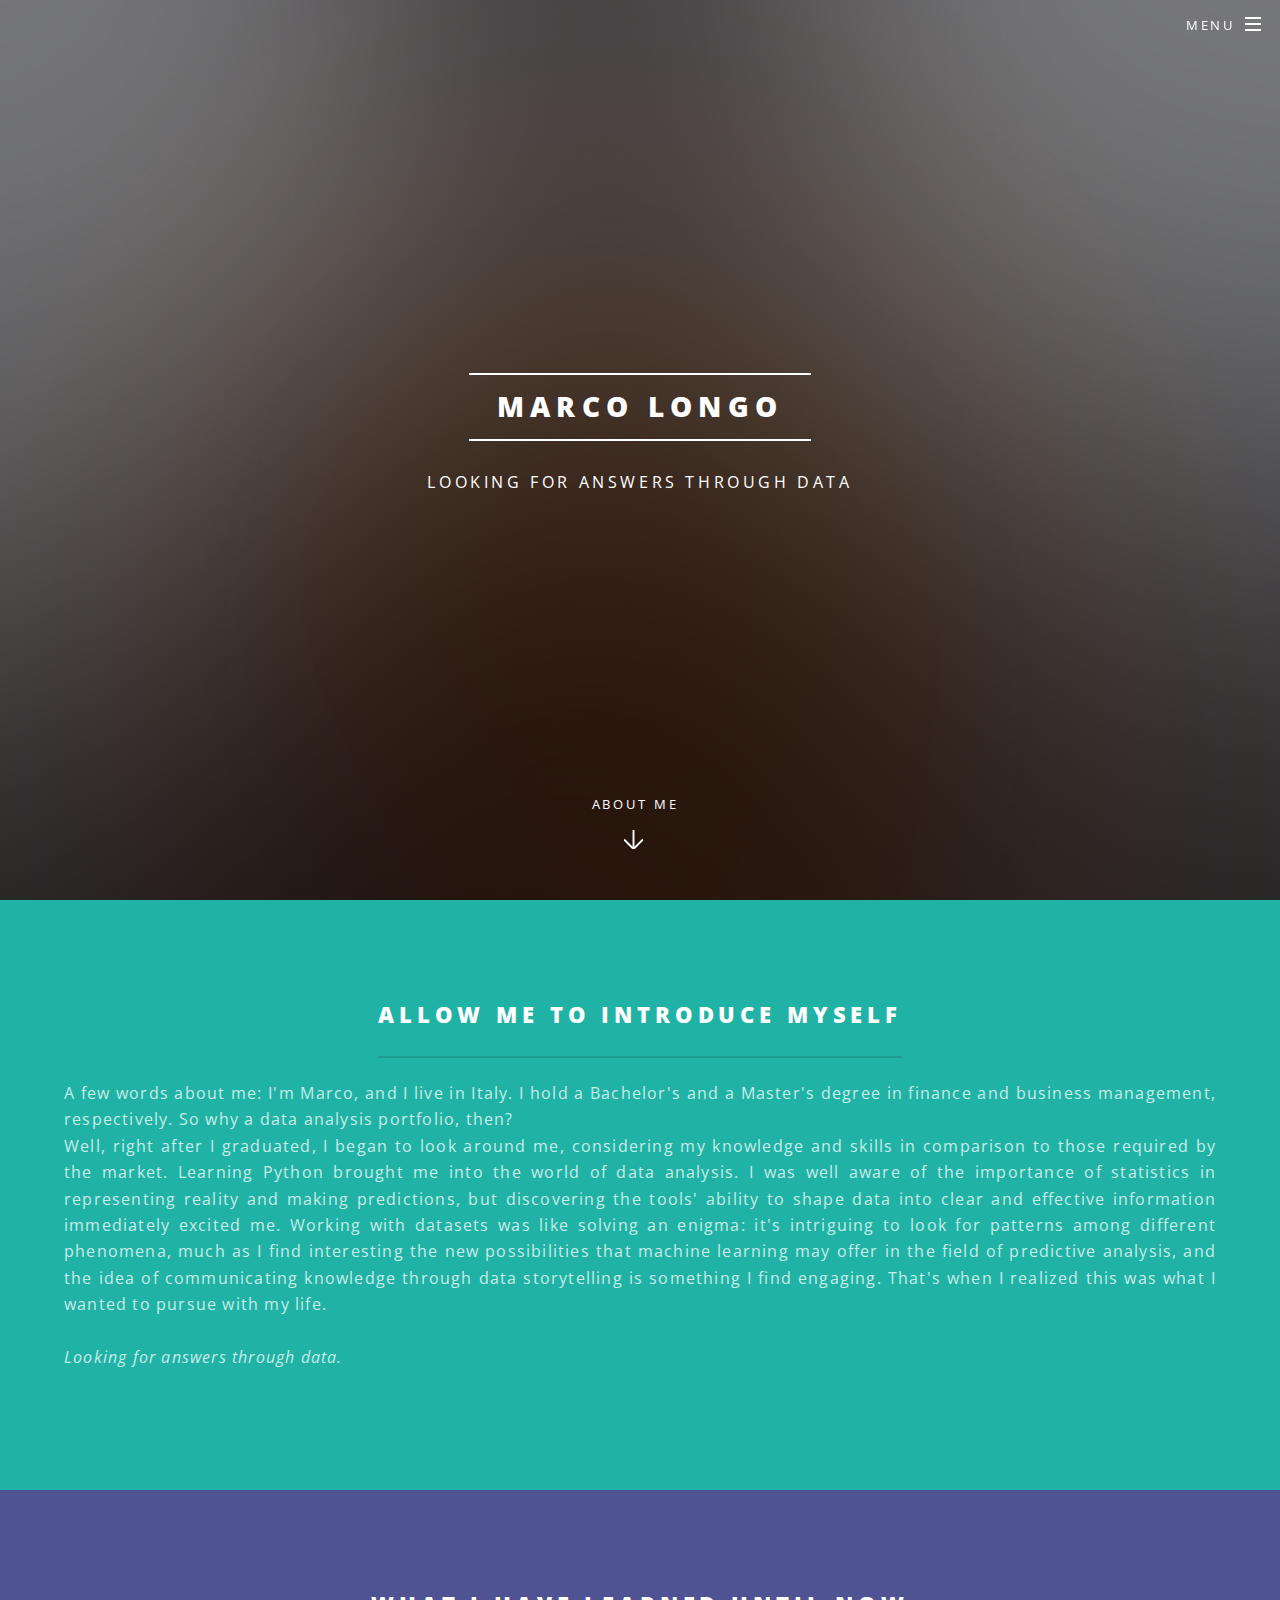
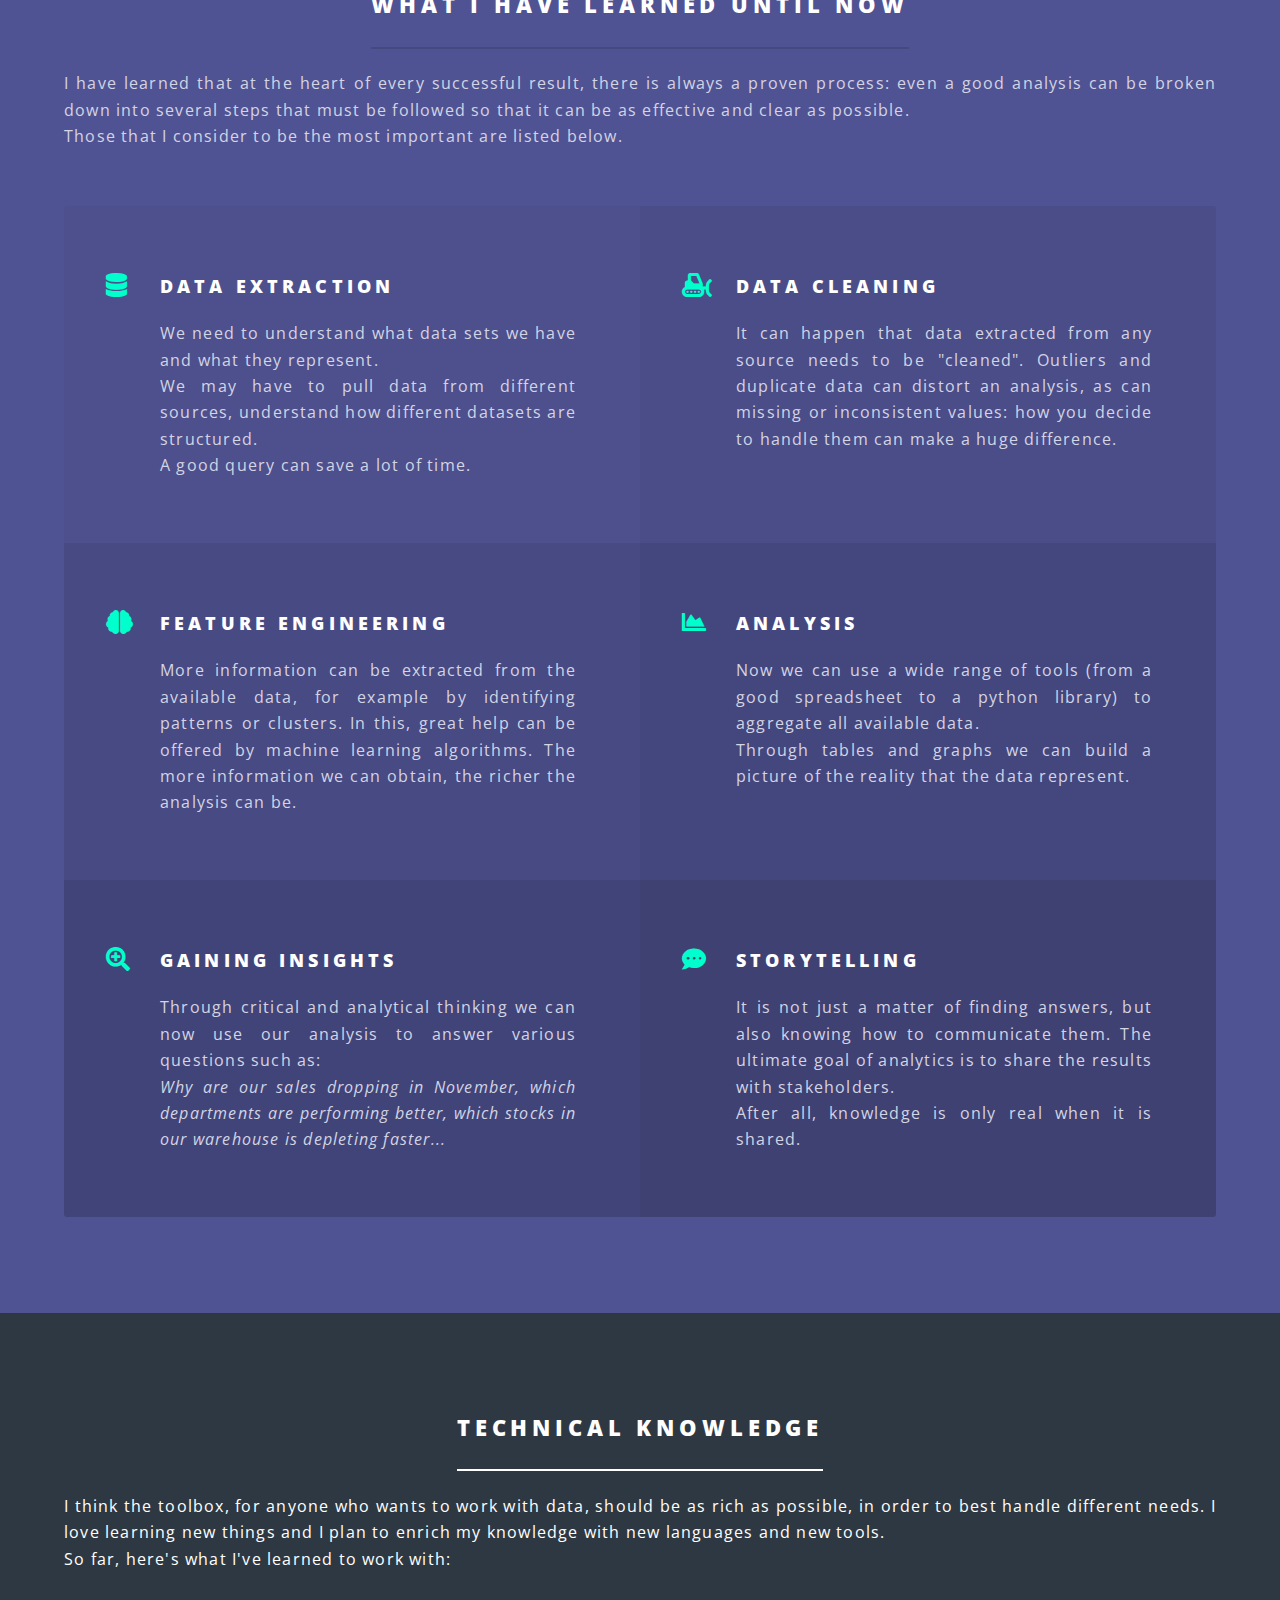
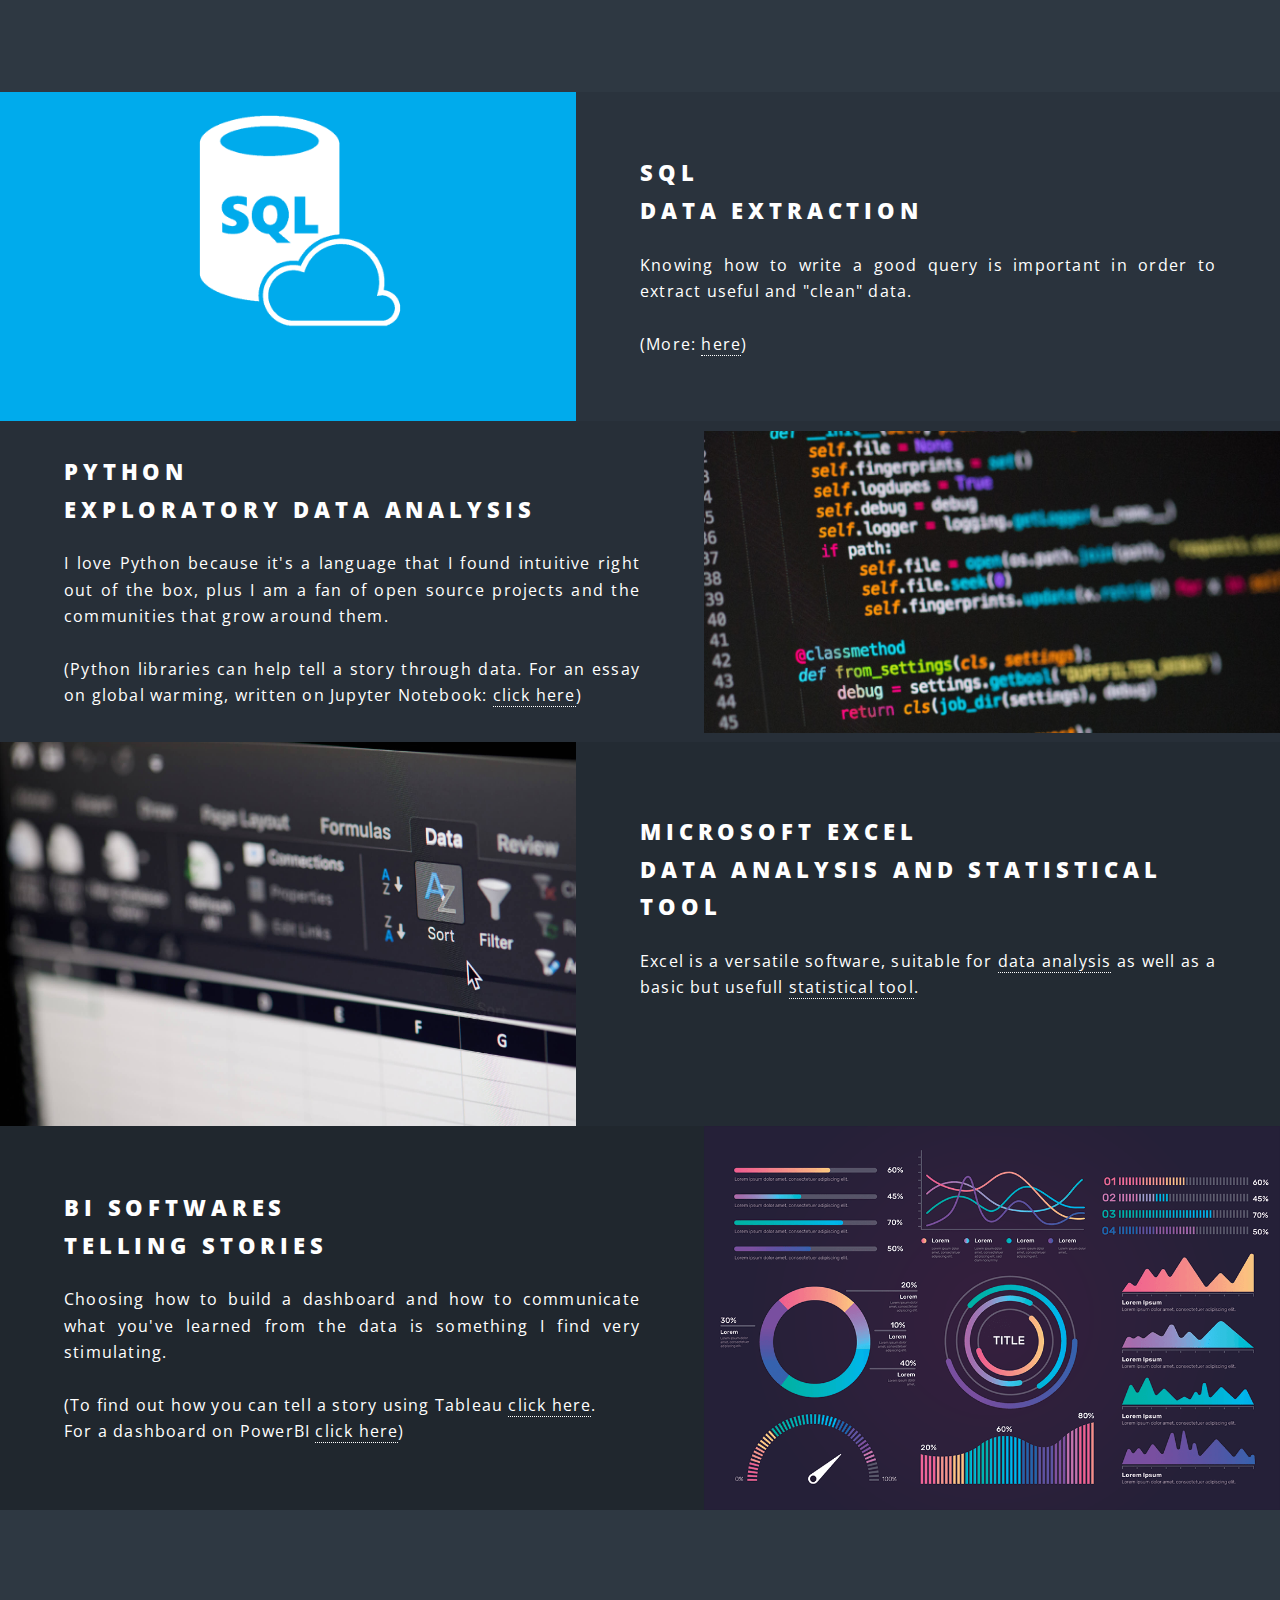
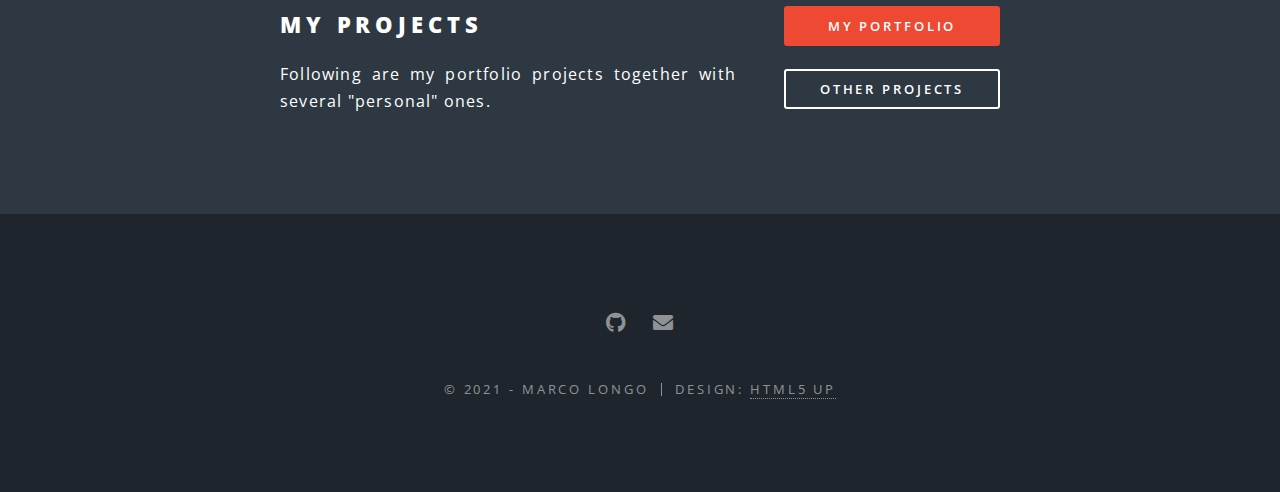
<file: index.html>
<!DOCTYPE HTML>
<!--
	Spectral by HTML5 UP
	html5up.net | @ajlkn
	Free for personal and commercial use under the CCA 3.0 license (html5up.net/license)
-->
<html>
	<head>
		<title>Marco Longo | Data Analysis Portfolio</title>
		<meta charset="utf-8" />
		<meta name="viewport" content="width=device-width, initial-scale=1, user-scalable=no" />
		<link rel="stylesheet" href="assets/css/main.css" />
		<noscript><link rel="stylesheet" href="assets/css/noscript.css" /></noscript>
	</head>
	<body class="landing is-preload">

		<!-- Page Wrapper -->
			<div id="page-wrapper">

				<!-- Header -->
					<header id="header" class="alt">
						<h1><a href="index.html"></a></h1>
						<nav id="nav">
							<ul>
								<li class="special">
									<a href="#menu" class="menuToggle"><span>Menu</span></a>
									<div id="menu">
										<ul>
											<li><a href="index.html">Home</a></li>
											<li><a href="Projects.html">My Portfolio</a></li>
											<li><a href="PersonalProjects.html">Personal Projects</a></li>
											<li><a href="mailto: longo.marco0@gmail.com">Contact Me</a></li>
										</ul>
									</div>
								</li>
							</ul>
						</nav>
					</header>

				<!-- Banner -->
					<section id="banner">
						<div class="inner">
							<h2>Marco Longo</h2>
							<p>Looking for answers through data<br />
							</div>
						<a href="#one" class="more scrolly">About me</a>
					</section>

				<!-- One -->
					<section id="one" class="wrapper style1 special">
						<div class="inner">
							<header class="major">
								<h2>Allow me to introduce myself</h2>
								<p align="justify">A few words about me: I'm Marco, and I live in Italy. I hold a Bachelor's and a Master's degree in finance and business management, respectively. So why a data analysis portfolio, then?<br>
									Well, right after I graduated, I began to look around me, considering my knowledge and skills in comparison to those required by the market.
									Learning Python brought me into the world of data analysis. I was well aware of the importance of statistics in representing reality and making predictions, but discovering the tools' ability to shape data into clear and effective information immediately excited me.
									Working with datasets was like solving an enigma: it's intriguing to look for patterns among different phenomena, much as I find interesting the new possibilities that machine learning may offer in the field of predictive analysis, and the idea of communicating knowledge through data storytelling is something I find engaging.
									That's when I realized this was what I wanted to pursue with my life.<br> <br> <i>Looking for answers through data.</i></p>
							</header>
						</div>
					</section>

				<!-- Two -->
					<section id="three" class="wrapper style3 special">
						<div class="inner">
							<header class="major">
								<h2>What I have learned until now</h2>
								<p align='justify'>I have learned that at the heart of every successful result, there is always a proven process: even a good analysis can be broken down into several steps that must be followed so that it can be as effective and clear as possible.<br>
									 Those that I consider to be the most important are listed below.</p>
							</header>
							<ul class="features">
								<li class="icon solid fa-database">
									<h3>Data Extraction</h3>
									<p align='justify'>We need to understand what data sets we have and what they represent. <br>
										We may have to pull data from different sources, 
										understand how different datasets are structured.<br> A good query can save a lot of time.</p>
								</li>
								<li class="icon solid fa-snowplow">
									<h3>Data Cleaning</h3>
									<p align='justify'>It can happen that data extracted from any source needs to be "cleaned".
										 Outliers and duplicate data can distort an analysis, as can missing or inconsistent values: 
										 how you decide to handle them can make a huge difference.</p>
								</li>
								<li class="icon solid fa-brain">
									<h3>Feature Engineering</h3>
									<p align='justify'>More information can be extracted from the available data, for example by identifying patterns or clusters. 
										In this, great help can be offered by machine learning algorithms.
										The more information we can obtain, the richer the analysis can be.</p>
								</li>
								<li class="icon solid fa-area-chart">
									<h3>Analysis</h3>
									<p align='justify'>Now we can use a wide range of tools (from a good spreadsheet to a python library) 
										to aggregate all available data. <br> Through tables and graphs we can build a picture 
										of the reality that the data represent.</p>
								</li>
								<li class="icon solid fa-search-plus">
									<h3>Gaining Insights</h3>
									<p align='justify'>Through critical and analytical thinking we can now use our analysis to answer various questions such as:<br>
										<i>Why are our sales dropping in November, which departments are performing better, which stocks in our warehouse is depleting faster...</i></p>
								</li>
								<li class="icon solid fa-comment-dots">
									<h3>Storytelling</h3>
									<p align='justify'>It is not just a matter of finding answers, but also knowing how to communicate them. 
										The ultimate goal of analytics is to share the results with stakeholders.<br>
									After all, knowledge is only real when it is shared. </p>
								</li>
							</ul>
						</div>
					</section>

				<!-- Three --> 
				<section id="three" class="wrapper style2 special">
					<div class="inner">
						<header class="major">
							<h2>Technical Knowledge</h2>
							<p align='justify'>I think the toolbox, for anyone who wants to work with data, should be as rich as possible, in order to best handle different needs. 
								I love learning new things and I plan to enrich my knowledge with new languages and new tools.<br>
								 So far, here's what I've learned to work with:</p>
						</header>
				</section>
					<section id="two" class="wrapper alt style2">
						<section class="spotlight">
							<div class="image"><img src="images/sql.png" alt="" /></div><div class="content">
								<h2>SQL<br />
								Data extraction</h2>
								<p align='justify'>Knowing how to write a good query is important in order to extract useful and "clean" data.<br><br>
									(More: <a href="sql.html" target="_blank"> here</a>)</p>
							</div>
						</section>
						<section class="spotlight">
							<div class="image"><img src="images/python.png" alt="" /></div><div class="content">
								<h2>Python<br />
								Exploratory Data Analysis</h2>
								<p align='justify'>I love Python because it's a language that I found intuitive right out of the box, 
									plus I am a fan of open source projects and the communities that grow around them.<br><br>
									(Python libraries can help tell a story through data. For an essay on global warming, written on Jupyter Notebook:  <a href="emissions.html" target="_blank">click here</a>)</p>
							</div>
						</section>
						<section class="spotlight">
							<div class="image"><img src="images/excel.jpeg" alt="" /></div><div class="content">
								<h2>Microsoft Excel<br>
								Data analysis and statistical tool</h2>
								<p align='justify'>Excel is a versatile software, suitable for <a href="Twitch/Twitch_Report.pdf" target="_blank">data analysis</a> 
									as well as a basic but usefull <a href="AW Statistics.xlsx" target="_blank">statistical tool</a>.</p><br><br>
							</div>
						</section>
						<section class="spotlight">
							<div class="image"><img src="images/dash.png" alt="" /></div><div class="content">
								<h2>BI Softwares<br>
								Telling Stories</h2>
								<p align='justify'>Choosing how to build a dashboard and how to communicate what you've learned 
									from the data is something I find very stimulating.<br><br>
									(To find out how you can tell a story using Tableau <a href="https://public.tableau.com/app/profile/marco.longo/viz/Wip2/AdventureWorks" target="_blank">click here</a>.<br> 
									For a dashboard on PowerBI <a href="PowerBI.html" target="_blank">click here</a>)</p>
							</div>
						</section>
					</section>

				<!-- CTA -->
					<section id="cta" class="wrapper style4">
						<div class="inner">
							<header>
								<h2>My Projects</h2>
								<p align='justify'>Following are my portfolio projects together with several "personal" ones.</p>
							</header>
							<ul class="actions stacked">
								<li><a href="Projects.html" class="button fit primary">My Portfolio</a></li>
								<li><a href="PersonalProjects.html" class="button fit">Other Projects</a></li>
							</ul>
						</div>
					</section>

				<!-- Footer -->
					<footer id="footer">
						<ul class="icons">
							<li><a href="https://github.com/longomarco/" target='_blank' class="icon brands fa-github"><span class="label">GitHub</span></a></li>
							<li><a href="mailto: longo.marco0@gmail.com" class="icon solid fa-envelope"><span class="label">Email</span></a></li>
						</ul>
						<ul class="copyright">
							<li>&copy; 2021 - Marco Longo</li><li>Design: <a href="http://html5up.net">HTML5 UP</a></li>
						</ul>
					</footer>

			</div>

		<!-- Scripts -->
			<script src="assets/js/jquery.min.js"></script>
			<script src="assets/js/jquery.scrollex.min.js"></script>
			<script src="assets/js/jquery.scrolly.min.js"></script>
			<script src="assets/js/browser.min.js"></script>
			<script src="assets/js/breakpoints.min.js"></script>
			<script src="assets/js/util.js"></script>
			<script src="assets/js/main.js"></script>

	</body>
</html>
</file>
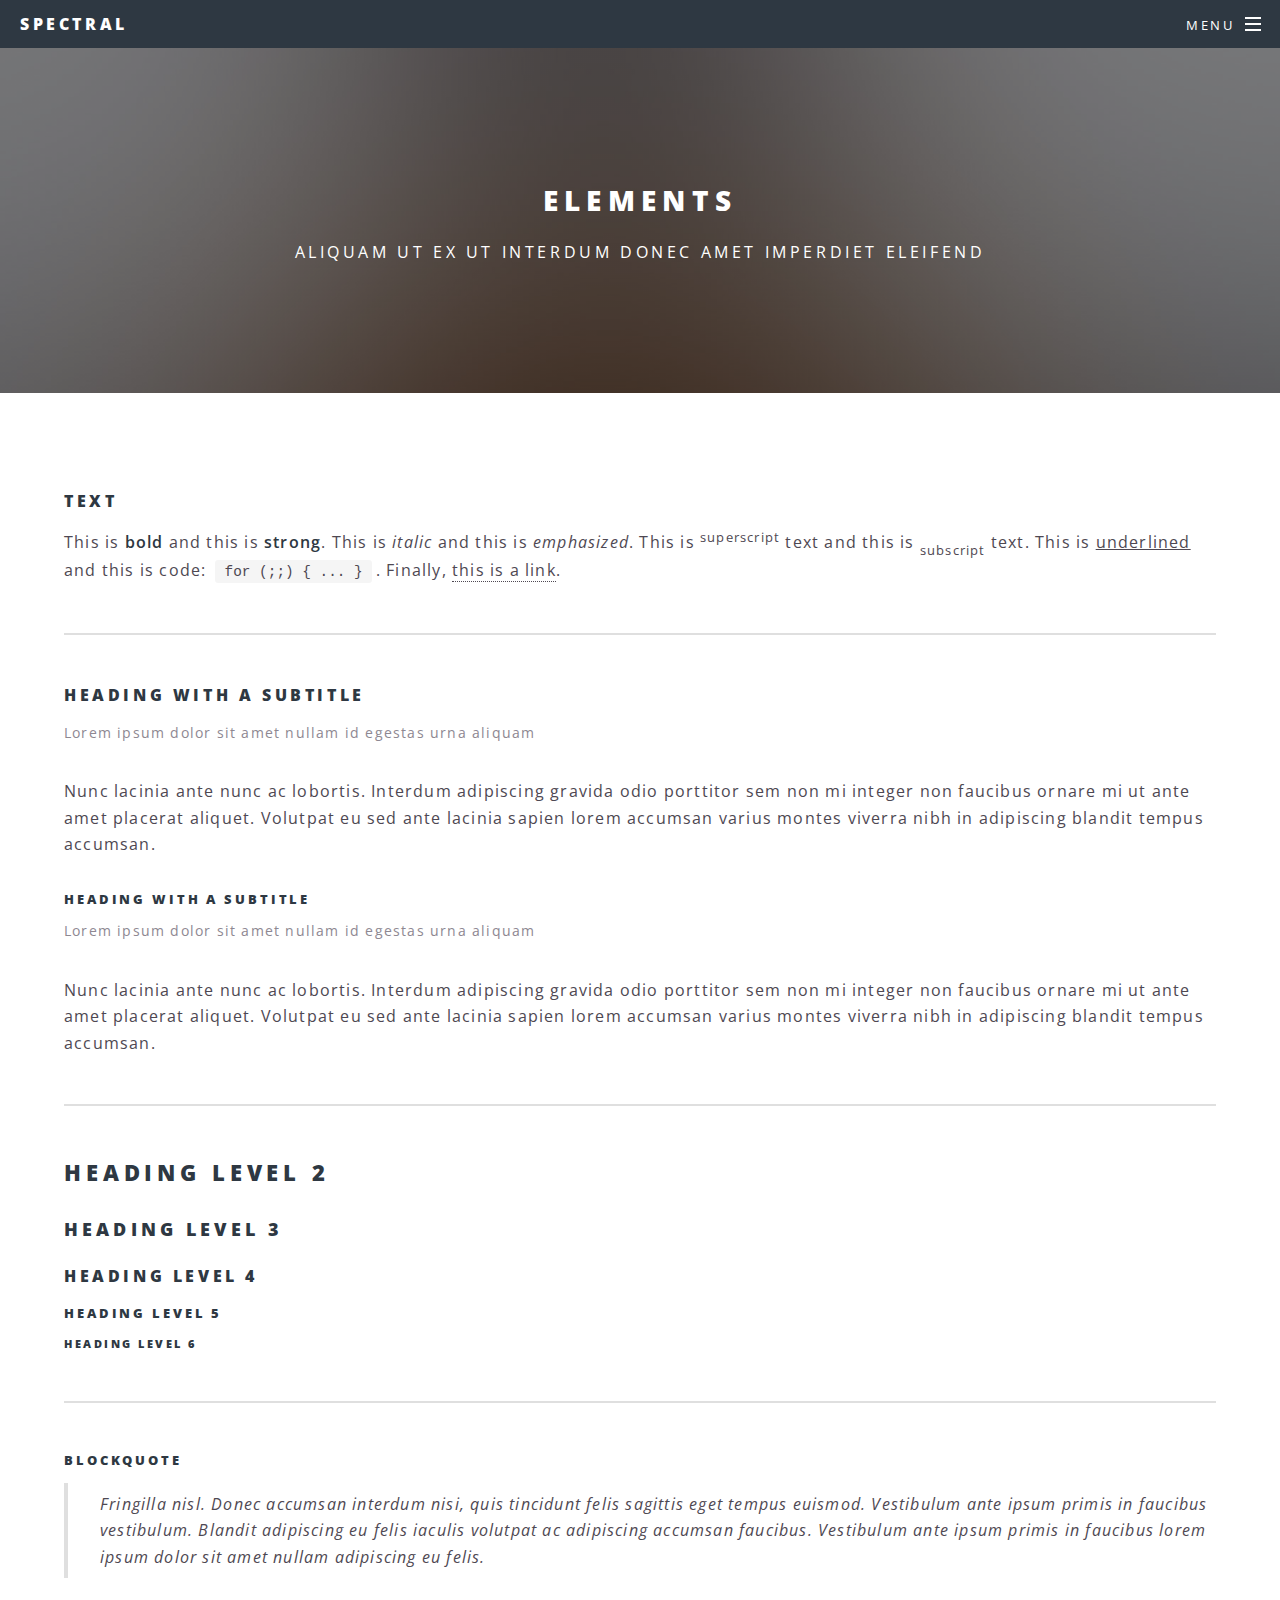
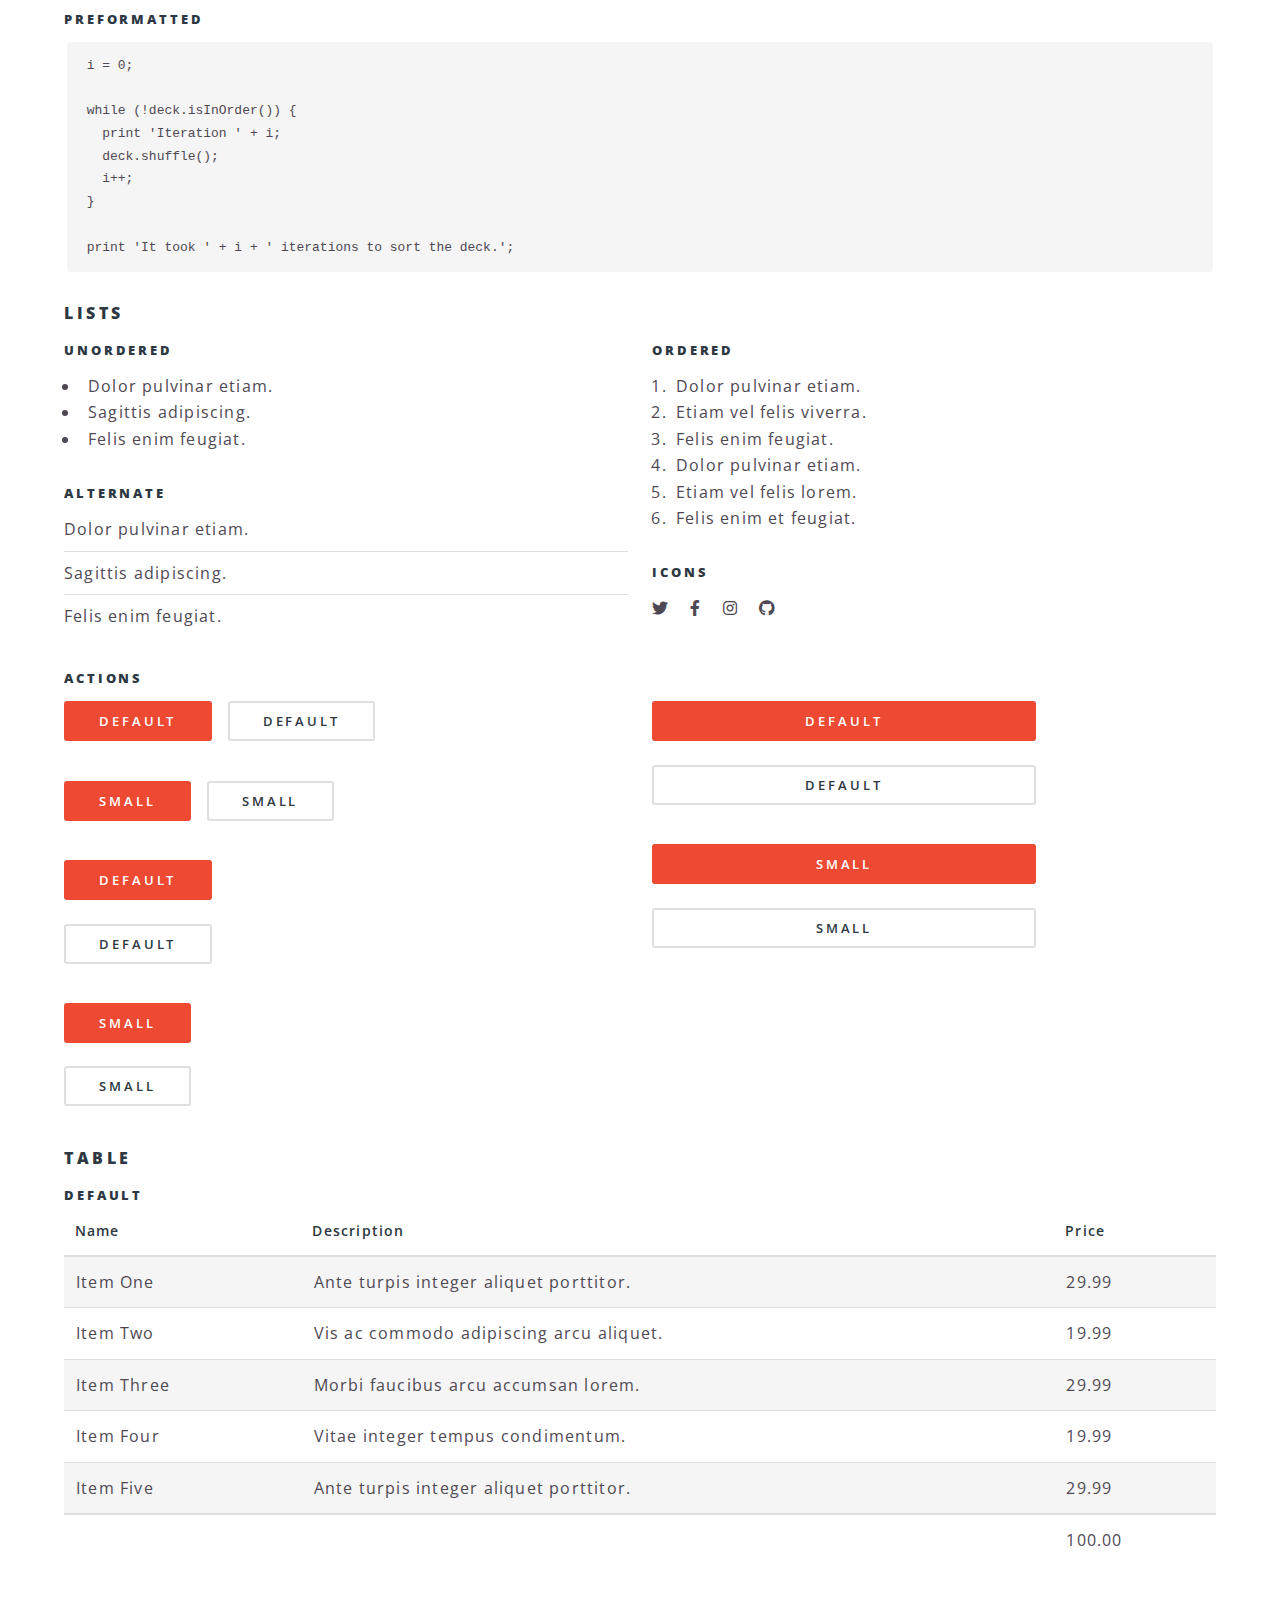
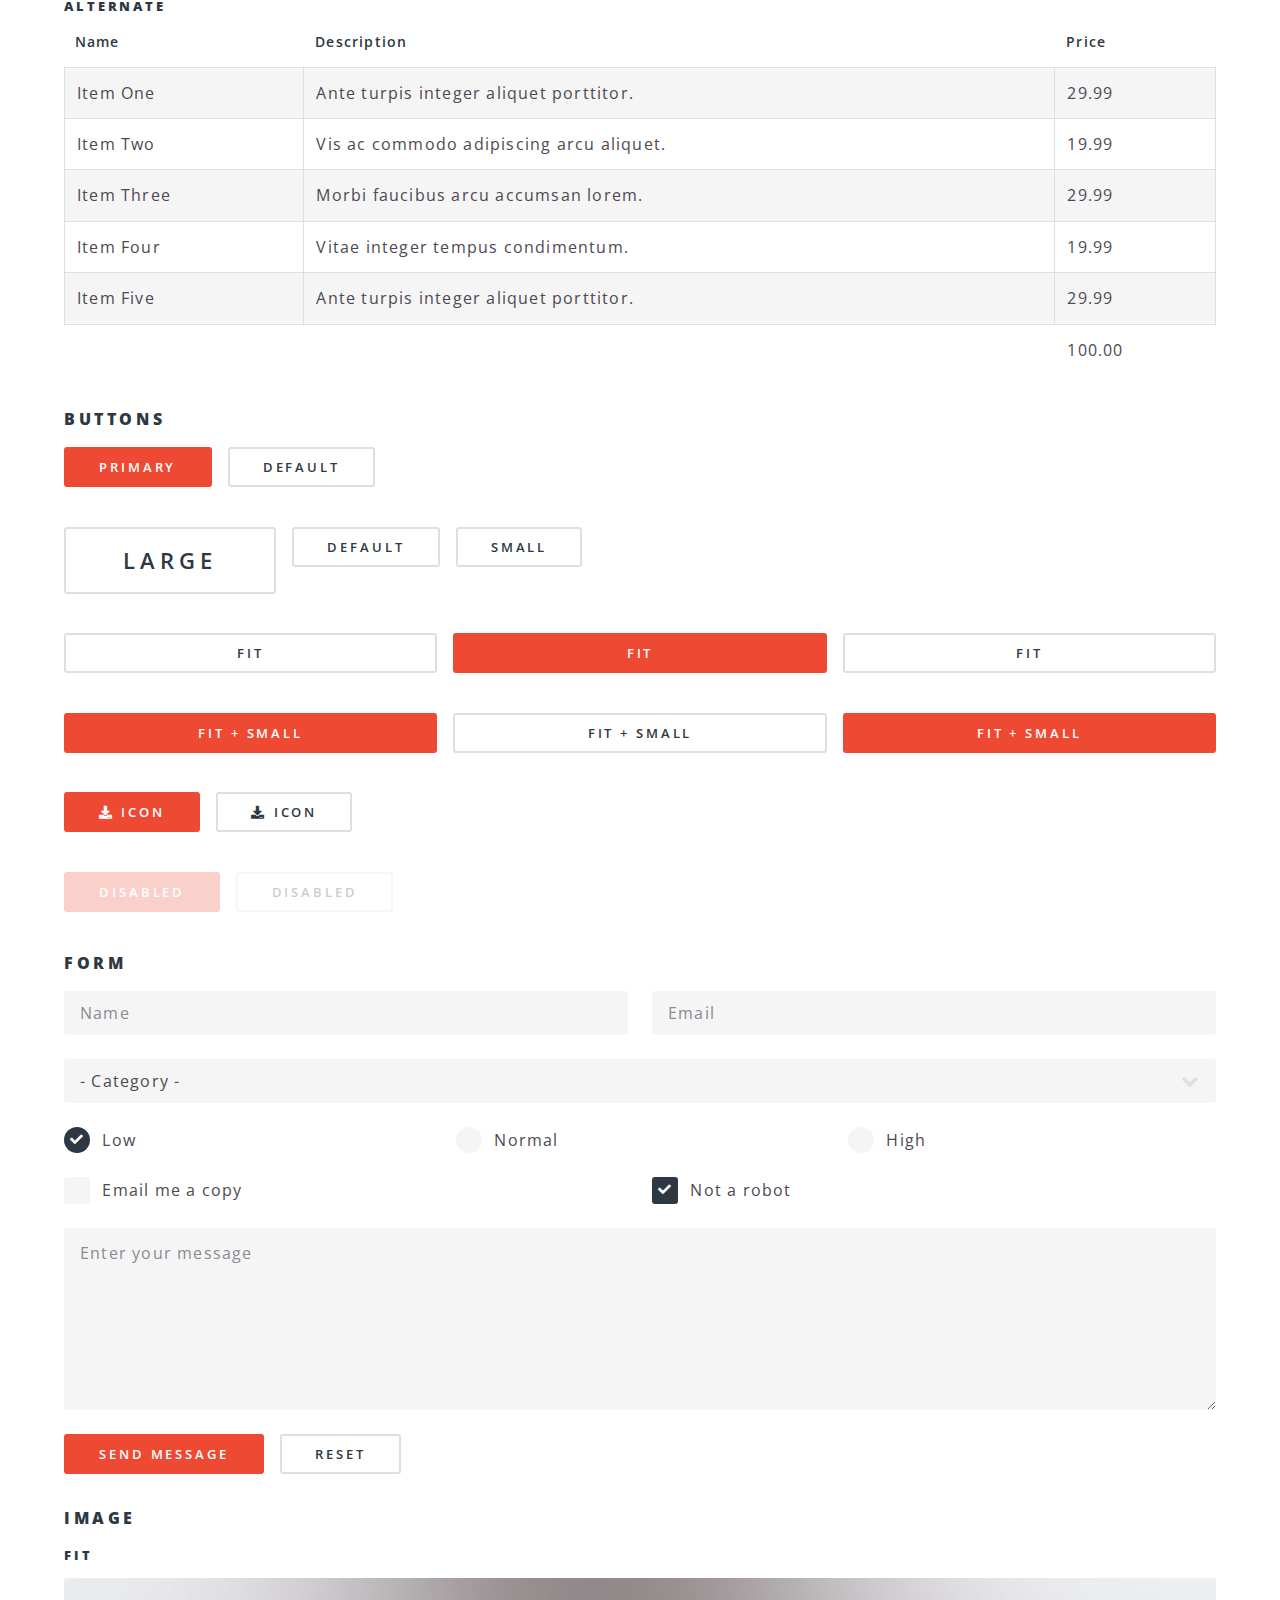
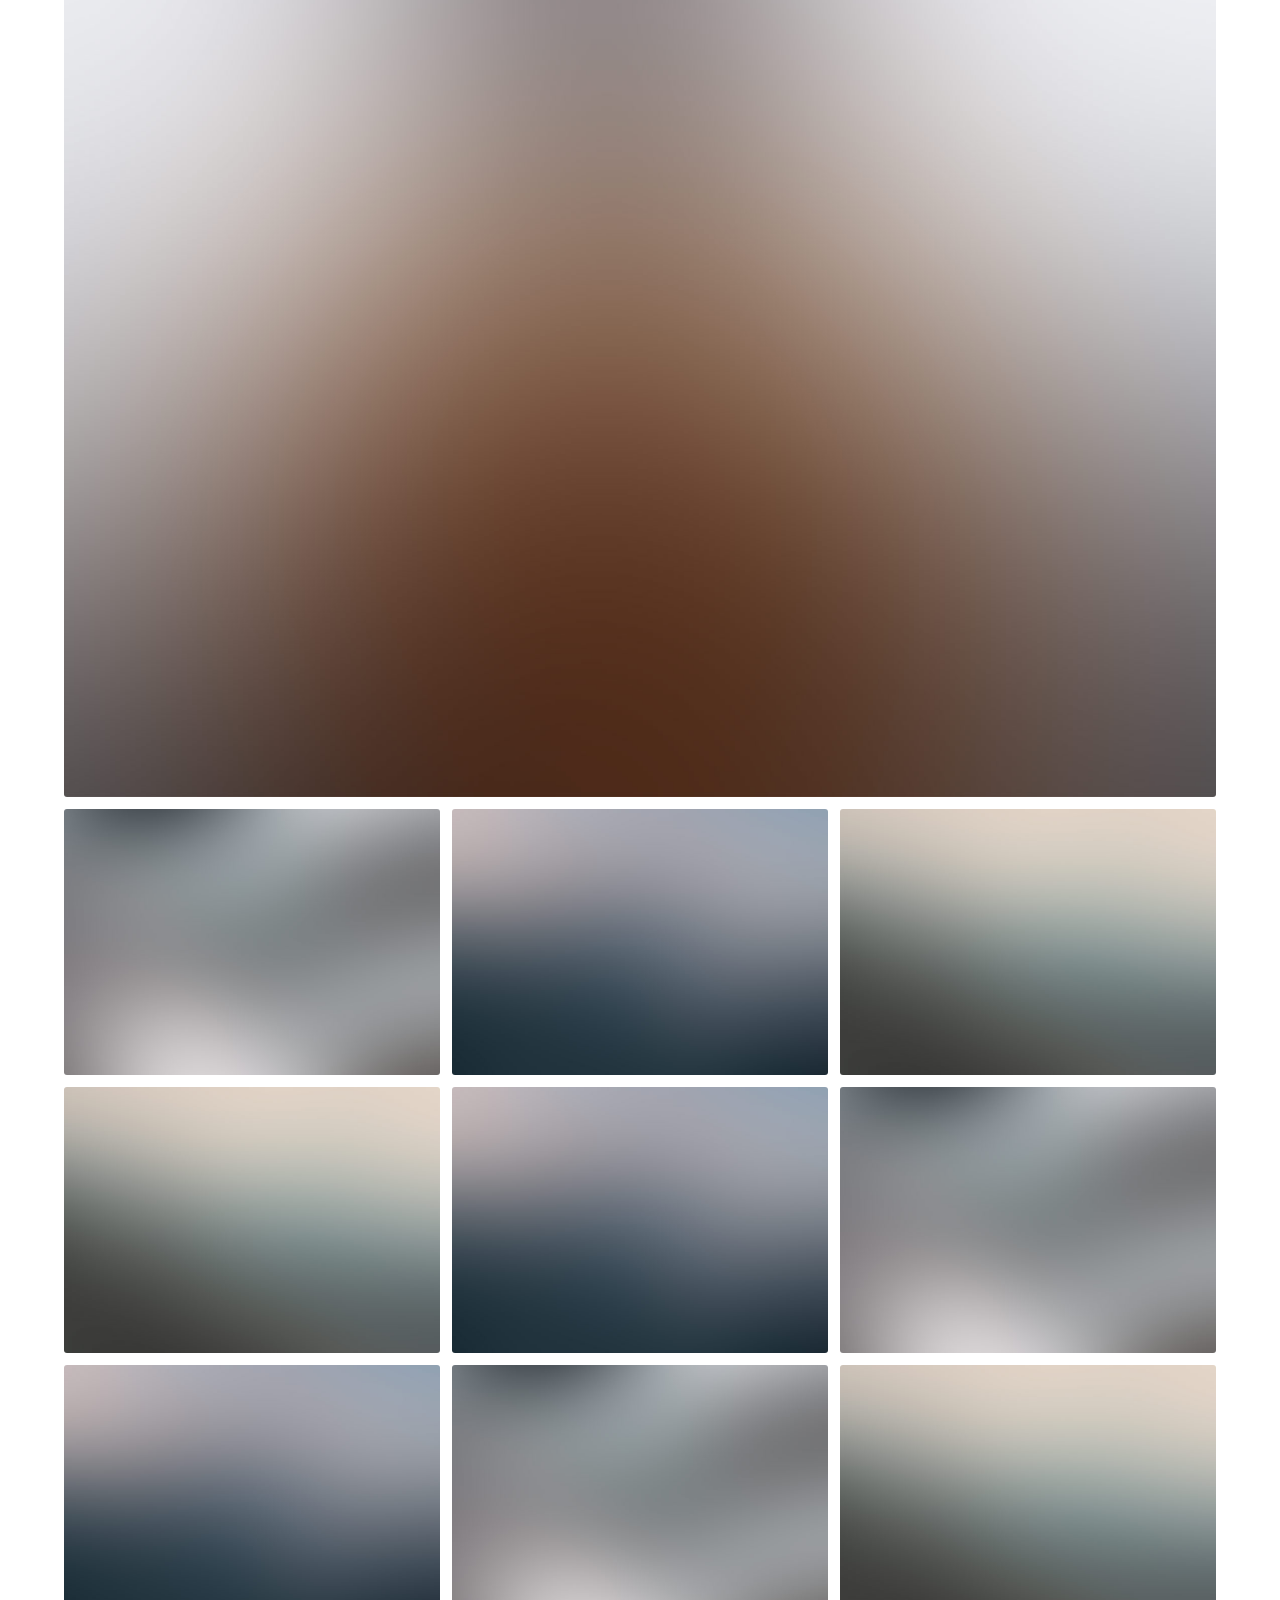
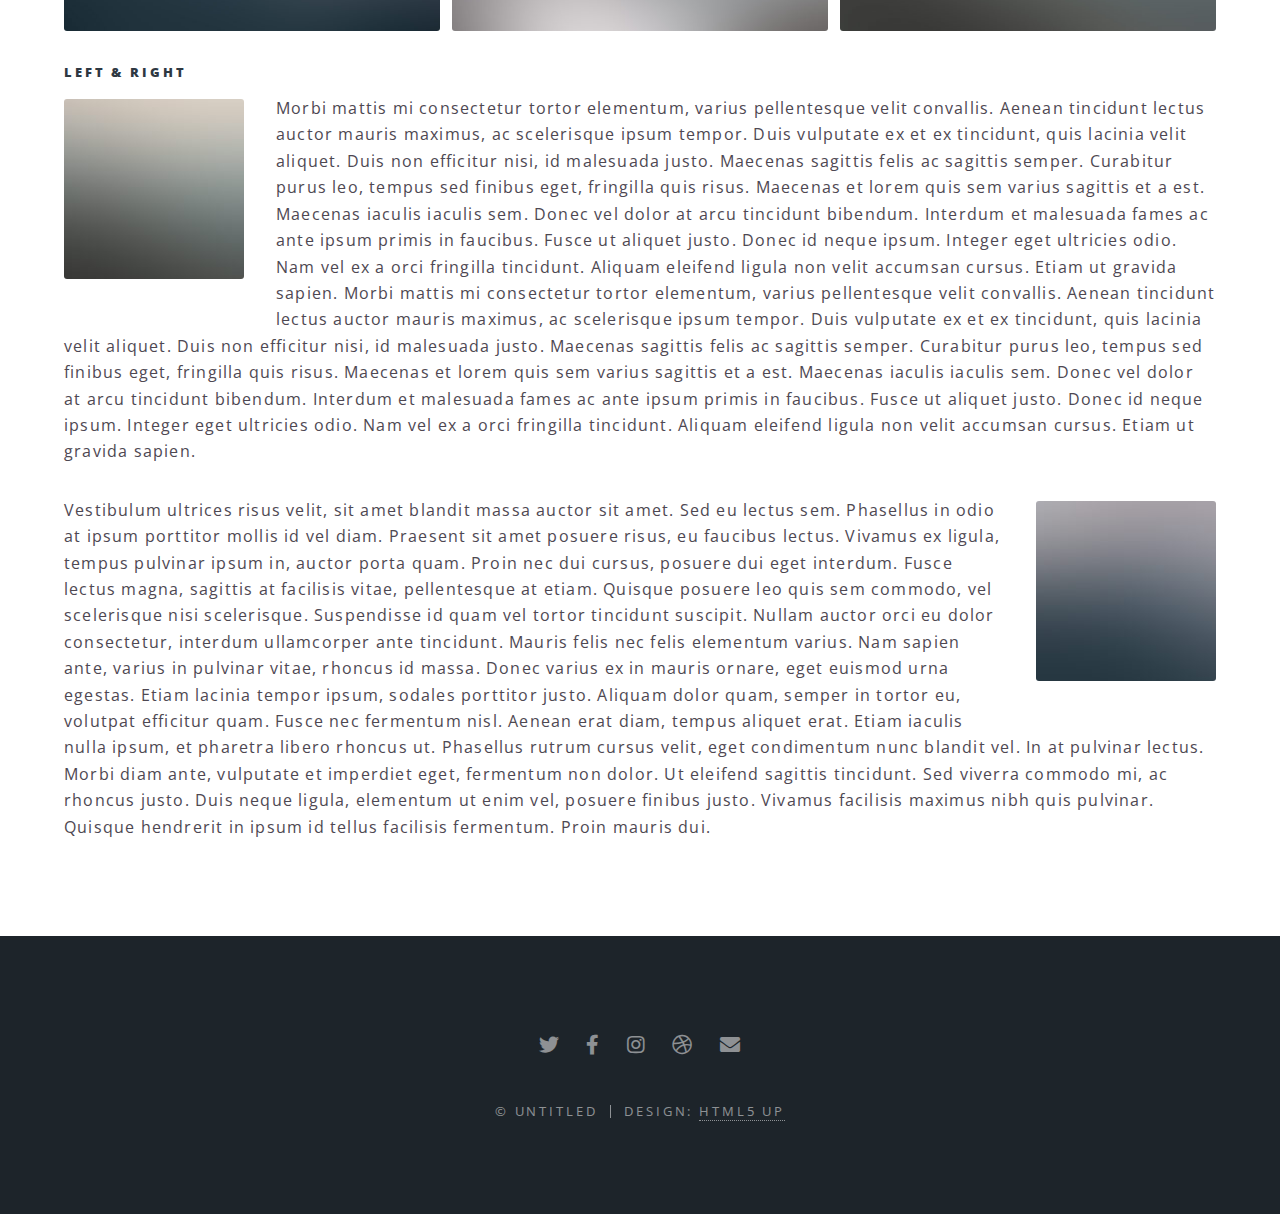
<file: elements.html>
<!DOCTYPE HTML>
<!--
	Spectral by HTML5 UP
	html5up.net | @ajlkn
	Free for personal and commercial use under the CCA 3.0 license (html5up.net/license)
-->
<html>
	<head>
		<title>Elements - Spectral by HTML5 UP</title>
		<meta charset="utf-8" />
		<meta name="viewport" content="width=device-width, initial-scale=1, user-scalable=no" />
		<link rel="stylesheet" href="assets/css/main.css" />
		<noscript><link rel="stylesheet" href="assets/css/noscript.css" /></noscript>
	</head>
	<body class="is-preload">

		<!-- Page Wrapper -->
			<div id="page-wrapper">

				<!-- Header -->
					<header id="header">
						<h1><a href="index.html">Spectral</a></h1>
						<nav id="nav">
							<ul>
								<li class="special">
									<a href="#menu" class="menuToggle"><span>Menu</span></a>
									<div id="menu">
										<ul>
											<li><a href="index.html">Home</a></li>
											<li><a href="generic.html">Generic</a></li>
											<li><a href="elements.html">Elements</a></li>
											<li><a href="#">Sign Up</a></li>
											<li><a href="#">Log In</a></li>
										</ul>
									</div>
								</li>
							</ul>
						</nav>
					</header>

				<!-- Main -->
					<article id="main">
						<header>
							<h2>Elements</h2>
							<p>Aliquam ut ex ut interdum donec amet imperdiet eleifend</p>
						</header>
						<section class="wrapper style5">
							<div class="inner">

								<section>
									<h4>Text</h4>
									<p>This is <b>bold</b> and this is <strong>strong</strong>. This is <i>italic</i> and this is <em>emphasized</em>.
									This is <sup>superscript</sup> text and this is <sub>subscript</sub> text.
									This is <u>underlined</u> and this is code: <code>for (;;) { ... }</code>. Finally, <a href="#">this is a link</a>.</p>
									<hr />
									<header>
										<h4>Heading with a Subtitle</h4>
										<p>Lorem ipsum dolor sit amet nullam id egestas urna aliquam</p>
									</header>
									<p>Nunc lacinia ante nunc ac lobortis. Interdum adipiscing gravida odio porttitor sem non mi integer non faucibus ornare mi ut ante amet placerat aliquet. Volutpat eu sed ante lacinia sapien lorem accumsan varius montes viverra nibh in adipiscing blandit tempus accumsan.</p>
									<header>
										<h5>Heading with a Subtitle</h5>
										<p>Lorem ipsum dolor sit amet nullam id egestas urna aliquam</p>
									</header>
									<p>Nunc lacinia ante nunc ac lobortis. Interdum adipiscing gravida odio porttitor sem non mi integer non faucibus ornare mi ut ante amet placerat aliquet. Volutpat eu sed ante lacinia sapien lorem accumsan varius montes viverra nibh in adipiscing blandit tempus accumsan.</p>
									<hr />
									<h2>Heading Level 2</h2>
									<h3>Heading Level 3</h3>
									<h4>Heading Level 4</h4>
									<h5>Heading Level 5</h5>
									<h6>Heading Level 6</h6>
									<hr />
									<h5>Blockquote</h5>
									<blockquote>Fringilla nisl. Donec accumsan interdum nisi, quis tincidunt felis sagittis eget tempus euismod. Vestibulum ante ipsum primis in faucibus vestibulum. Blandit adipiscing eu felis iaculis volutpat ac adipiscing accumsan faucibus. Vestibulum ante ipsum primis in faucibus lorem ipsum dolor sit amet nullam adipiscing eu felis.</blockquote>
									<h5>Preformatted</h5>
									<pre><code>i = 0;

while (!deck.isInOrder()) {
  print 'Iteration ' + i;
  deck.shuffle();
  i++;
}

print 'It took ' + i + ' iterations to sort the deck.';</code></pre>
								</section>

								<section>
									<h4>Lists</h4>
									<div class="row">
										<div class="col-6 col-12-medium">
											<h5>Unordered</h5>
											<ul>
												<li>Dolor pulvinar etiam.</li>
												<li>Sagittis adipiscing.</li>
												<li>Felis enim feugiat.</li>
											</ul>
											<h5>Alternate</h5>
											<ul class="alt">
												<li>Dolor pulvinar etiam.</li>
												<li>Sagittis adipiscing.</li>
												<li>Felis enim feugiat.</li>
											</ul>
										</div>
										<div class="col-6 col-12-medium">
											<h5>Ordered</h5>
											<ol>
												<li>Dolor pulvinar etiam.</li>
												<li>Etiam vel felis viverra.</li>
												<li>Felis enim feugiat.</li>
												<li>Dolor pulvinar etiam.</li>
												<li>Etiam vel felis lorem.</li>
												<li>Felis enim et feugiat.</li>
											</ol>
											<h5>Icons</h5>
											<ul class="icons">
												<li><a href="#" class="icon brands fa-twitter"><span class="label">Twitter</span></a></li>
												<li><a href="#" class="icon brands fa-facebook-f"><span class="label">Facebook</span></a></li>
												<li><a href="#" class="icon brands fa-instagram"><span class="label">Instagram</span></a></li>
												<li><a href="#" class="icon brands fa-github"><span class="label">Github</span></a></li>
											</ul>
										</div>
									</div>
									<h5>Actions</h5>
									<div class="row">
										<div class="col-6 col-12-medium">
											<ul class="actions">
												<li><a href="#" class="button primary">Default</a></li>
												<li><a href="#" class="button">Default</a></li>
											</ul>
											<ul class="actions small">
												<li><a href="#" class="button primary small">Small</a></li>
												<li><a href="#" class="button small">Small</a></li>
											</ul>
											<ul class="actions stacked">
												<li><a href="#" class="button primary">Default</a></li>
												<li><a href="#" class="button">Default</a></li>
											</ul>
											<ul class="actions stacked">
												<li><a href="#" class="button primary small">Small</a></li>
												<li><a href="#" class="button small">Small</a></li>
											</ul>
										</div>
										<div class="col-6 col-12-medium">
											<ul class="actions stacked">
												<li><a href="#" class="button primary fit">Default</a></li>
												<li><a href="#" class="button fit">Default</a></li>
											</ul>
											<ul class="actions stacked">
												<li><a href="#" class="button primary small fit">Small</a></li>
												<li><a href="#" class="button small fit">Small</a></li>
											</ul>
										</div>
									</div>
								</section>

								<section>
									<h4>Table</h4>
									<h5>Default</h5>
									<div class="table-wrapper">
										<table>
											<thead>
												<tr>
													<th>Name</th>
													<th>Description</th>
													<th>Price</th>
												</tr>
											</thead>
											<tbody>
												<tr>
													<td>Item One</td>
													<td>Ante turpis integer aliquet porttitor.</td>
													<td>29.99</td>
												</tr>
												<tr>
													<td>Item Two</td>
													<td>Vis ac commodo adipiscing arcu aliquet.</td>
													<td>19.99</td>
												</tr>
												<tr>
													<td>Item Three</td>
													<td> Morbi faucibus arcu accumsan lorem.</td>
													<td>29.99</td>
												</tr>
												<tr>
													<td>Item Four</td>
													<td>Vitae integer tempus condimentum.</td>
													<td>19.99</td>
												</tr>
												<tr>
													<td>Item Five</td>
													<td>Ante turpis integer aliquet porttitor.</td>
													<td>29.99</td>
												</tr>
											</tbody>
											<tfoot>
												<tr>
													<td colspan="2"></td>
													<td>100.00</td>
												</tr>
											</tfoot>
										</table>
									</div>

									<h5>Alternate</h5>
									<div class="table-wrapper">
										<table class="alt">
											<thead>
												<tr>
													<th>Name</th>
													<th>Description</th>
													<th>Price</th>
												</tr>
											</thead>
											<tbody>
												<tr>
													<td>Item One</td>
													<td>Ante turpis integer aliquet porttitor.</td>
													<td>29.99</td>
												</tr>
												<tr>
													<td>Item Two</td>
													<td>Vis ac commodo adipiscing arcu aliquet.</td>
													<td>19.99</td>
												</tr>
												<tr>
													<td>Item Three</td>
													<td> Morbi faucibus arcu accumsan lorem.</td>
													<td>29.99</td>
												</tr>
												<tr>
													<td>Item Four</td>
													<td>Vitae integer tempus condimentum.</td>
													<td>19.99</td>
												</tr>
												<tr>
													<td>Item Five</td>
													<td>Ante turpis integer aliquet porttitor.</td>
													<td>29.99</td>
												</tr>
											</tbody>
											<tfoot>
												<tr>
													<td colspan="2"></td>
													<td>100.00</td>
												</tr>
											</tfoot>
										</table>
									</div>
								</section>

								<section>
									<h4>Buttons</h4>
									<ul class="actions">
										<li><a href="#" class="button primary">Primary</a></li>
										<li><a href="#" class="button">Default</a></li>
									</ul>
									<ul class="actions">
										<li><a href="#" class="button large">Large</a></li>
										<li><a href="#" class="button">Default</a></li>
										<li><a href="#" class="button small">Small</a></li>
									</ul>
									<ul class="actions fit">
										<li><a href="#" class="button fit">Fit</a></li>
										<li><a href="#" class="button primary fit">Fit</a></li>
										<li><a href="#" class="button fit">Fit</a></li>
									</ul>
									<ul class="actions fit small">
										<li><a href="#" class="button primary fit small">Fit + Small</a></li>
										<li><a href="#" class="button fit small">Fit + Small</a></li>
										<li><a href="#" class="button primary fit small">Fit + Small</a></li>
									</ul>
									<ul class="actions">
										<li><a href="#" class="button primary icon solid fa-download">Icon</a></li>
										<li><a href="#" class="button icon solid fa-download">Icon</a></li>
									</ul>
									<ul class="actions">
										<li><span class="button primary disabled">Disabled</span></li>
										<li><span class="button disabled">Disabled</span></li>
									</ul>
								</section>

								<section>
									<h4>Form</h4>
									<form method="post" action="#">
										<div class="row gtr-uniform">
											<div class="col-6 col-12-xsmall">
												<input type="text" name="demo-name" id="demo-name" value="" placeholder="Name" />
											</div>
											<div class="col-6 col-12-xsmall">
												<input type="email" name="demo-email" id="demo-email" value="" placeholder="Email" />
											</div>
											<div class="col-12">
												<select name="demo-category" id="demo-category">
													<option value="">- Category -</option>
													<option value="1">Manufacturing</option>
													<option value="1">Shipping</option>
													<option value="1">Administration</option>
													<option value="1">Human Resources</option>
												</select>
											</div>
											<div class="col-4 col-12-small">
												<input type="radio" id="demo-priority-low" name="demo-priority" checked>
												<label for="demo-priority-low">Low</label>
											</div>
											<div class="col-4 col-12-small">
												<input type="radio" id="demo-priority-normal" name="demo-priority">
												<label for="demo-priority-normal">Normal</label>
											</div>
											<div class="col-4 col-12-small">
												<input type="radio" id="demo-priority-high" name="demo-priority">
												<label for="demo-priority-high">High</label>
											</div>
											<div class="col-6 col-12-small">
												<input type="checkbox" id="demo-copy" name="demo-copy">
												<label for="demo-copy">Email me a copy</label>
											</div>
											<div class="col-6 col-12-small">
												<input type="checkbox" id="demo-human" name="demo-human" checked>
												<label for="demo-human">Not a robot</label>
											</div>
											<div class="col-12">
												<textarea name="demo-message" id="demo-message" placeholder="Enter your message" rows="6"></textarea>
											</div>
											<div class="col-12">
												<ul class="actions">
													<li><input type="submit" value="Send Message" class="primary" /></li>
													<li><input type="reset" value="Reset" /></li>
												</ul>
											</div>
										</div>
									</form>
								</section>

								<section>
									<h4>Image</h4>
									<h5>Fit</h5>
									<div class="box alt">
										<div class="row gtr-50 gtr-uniform">
											<div class="col-12"><span class="image fit"><img src="images/banner.jpg" alt="" /></span></div>
											<div class="col-4"><span class="image fit"><img src="images/pic01.jpg" alt="" /></span></div>
											<div class="col-4"><span class="image fit"><img src="images/pic02.jpg" alt="" /></span></div>
											<div class="col-4"><span class="image fit"><img src="images/pic03.jpg" alt="" /></span></div>
											<div class="col-4"><span class="image fit"><img src="images/pic03.jpg" alt="" /></span></div>
											<div class="col-4"><span class="image fit"><img src="images/pic02.jpg" alt="" /></span></div>
											<div class="col-4"><span class="image fit"><img src="images/pic01.jpg" alt="" /></span></div>
											<div class="col-4"><span class="image fit"><img src="images/pic02.jpg" alt="" /></span></div>
											<div class="col-4"><span class="image fit"><img src="images/pic01.jpg" alt="" /></span></div>
											<div class="col-4"><span class="image fit"><img src="images/pic03.jpg" alt="" /></span></div>
										</div>
									</div>
									<h5>Left &amp; Right</h5>
									<p><span class="image left"><img src="images/pic04.jpg" alt="" /></span>Morbi mattis mi consectetur tortor elementum, varius pellentesque velit convallis. Aenean tincidunt lectus auctor mauris maximus, ac scelerisque ipsum tempor. Duis vulputate ex et ex tincidunt, quis lacinia velit aliquet. Duis non efficitur nisi, id malesuada justo. Maecenas sagittis felis ac sagittis semper. Curabitur purus leo, tempus sed finibus eget, fringilla quis risus. Maecenas et lorem quis sem varius sagittis et a est. Maecenas iaculis iaculis sem. Donec vel dolor at arcu tincidunt bibendum. Interdum et malesuada fames ac ante ipsum primis in faucibus. Fusce ut aliquet justo. Donec id neque ipsum. Integer eget ultricies odio. Nam vel ex a orci fringilla tincidunt. Aliquam eleifend ligula non velit accumsan cursus. Etiam ut gravida sapien. Morbi mattis mi consectetur tortor elementum, varius pellentesque velit convallis. Aenean tincidunt lectus auctor mauris maximus, ac scelerisque ipsum tempor. Duis vulputate ex et ex tincidunt, quis lacinia velit aliquet. Duis non efficitur nisi, id malesuada justo. Maecenas sagittis felis ac sagittis semper. Curabitur purus leo, tempus sed finibus eget, fringilla quis risus. Maecenas et lorem quis sem varius sagittis et a est. Maecenas iaculis iaculis sem. Donec vel dolor at arcu tincidunt bibendum. Interdum et malesuada fames ac ante ipsum primis in faucibus. Fusce ut aliquet justo. Donec id neque ipsum. Integer eget ultricies odio. Nam vel ex a orci fringilla tincidunt. Aliquam eleifend ligula non velit accumsan cursus. Etiam ut gravida sapien.</p>
									<p><span class="image right"><img src="images/pic05.jpg" alt="" /></span>Vestibulum ultrices risus velit, sit amet blandit massa auctor sit amet. Sed eu lectus sem. Phasellus in odio at ipsum porttitor mollis id vel diam. Praesent sit amet posuere risus, eu faucibus lectus. Vivamus ex ligula, tempus pulvinar ipsum in, auctor porta quam. Proin nec dui cursus, posuere dui eget interdum. Fusce lectus magna, sagittis at facilisis vitae, pellentesque at etiam. Quisque posuere leo quis sem commodo, vel scelerisque nisi scelerisque. Suspendisse id quam vel tortor tincidunt suscipit. Nullam auctor orci eu dolor consectetur, interdum ullamcorper ante tincidunt. Mauris felis nec felis elementum varius. Nam sapien ante, varius in pulvinar vitae, rhoncus id massa. Donec varius ex in mauris ornare, eget euismod urna egestas. Etiam lacinia tempor ipsum, sodales porttitor justo. Aliquam dolor quam, semper in tortor eu, volutpat efficitur quam. Fusce nec fermentum nisl. Aenean erat diam, tempus aliquet erat. Etiam iaculis nulla ipsum, et pharetra libero rhoncus ut. Phasellus rutrum cursus velit, eget condimentum nunc blandit vel. In at pulvinar lectus. Morbi diam ante, vulputate et imperdiet eget, fermentum non dolor. Ut eleifend sagittis tincidunt. Sed viverra commodo mi, ac rhoncus justo. Duis neque ligula, elementum ut enim vel, posuere finibus justo. Vivamus facilisis maximus nibh quis pulvinar. Quisque hendrerit in ipsum id tellus facilisis fermentum. Proin mauris dui.</p>
								</section>

							</div>
						</section>
					</article>

				<!-- Footer -->
					<footer id="footer">
						<ul class="icons">
							<li><a href="#" class="icon brands fa-twitter"><span class="label">Twitter</span></a></li>
							<li><a href="#" class="icon brands fa-facebook-f"><span class="label">Facebook</span></a></li>
							<li><a href="#" class="icon brands fa-instagram"><span class="label">Instagram</span></a></li>
							<li><a href="#" class="icon brands fa-dribbble"><span class="label">Dribbble</span></a></li>
							<li><a href="#" class="icon solid fa-envelope"><span class="label">Email</span></a></li>
						</ul>
						<ul class="copyright">
							<li>&copy; Untitled</li><li>Design: <a href="http://html5up.net">HTML5 UP</a></li>
						</ul>
					</footer>

			</div>

		<!-- Scripts -->
			<script src="assets/js/jquery.min.js"></script>
			<script src="assets/js/jquery.scrollex.min.js"></script>
			<script src="assets/js/jquery.scrolly.min.js"></script>
			<script src="assets/js/browser.min.js"></script>
			<script src="assets/js/breakpoints.min.js"></script>
			<script src="assets/js/util.js"></script>
			<script src="assets/js/main.js"></script>

	</body>
</html>
</file>
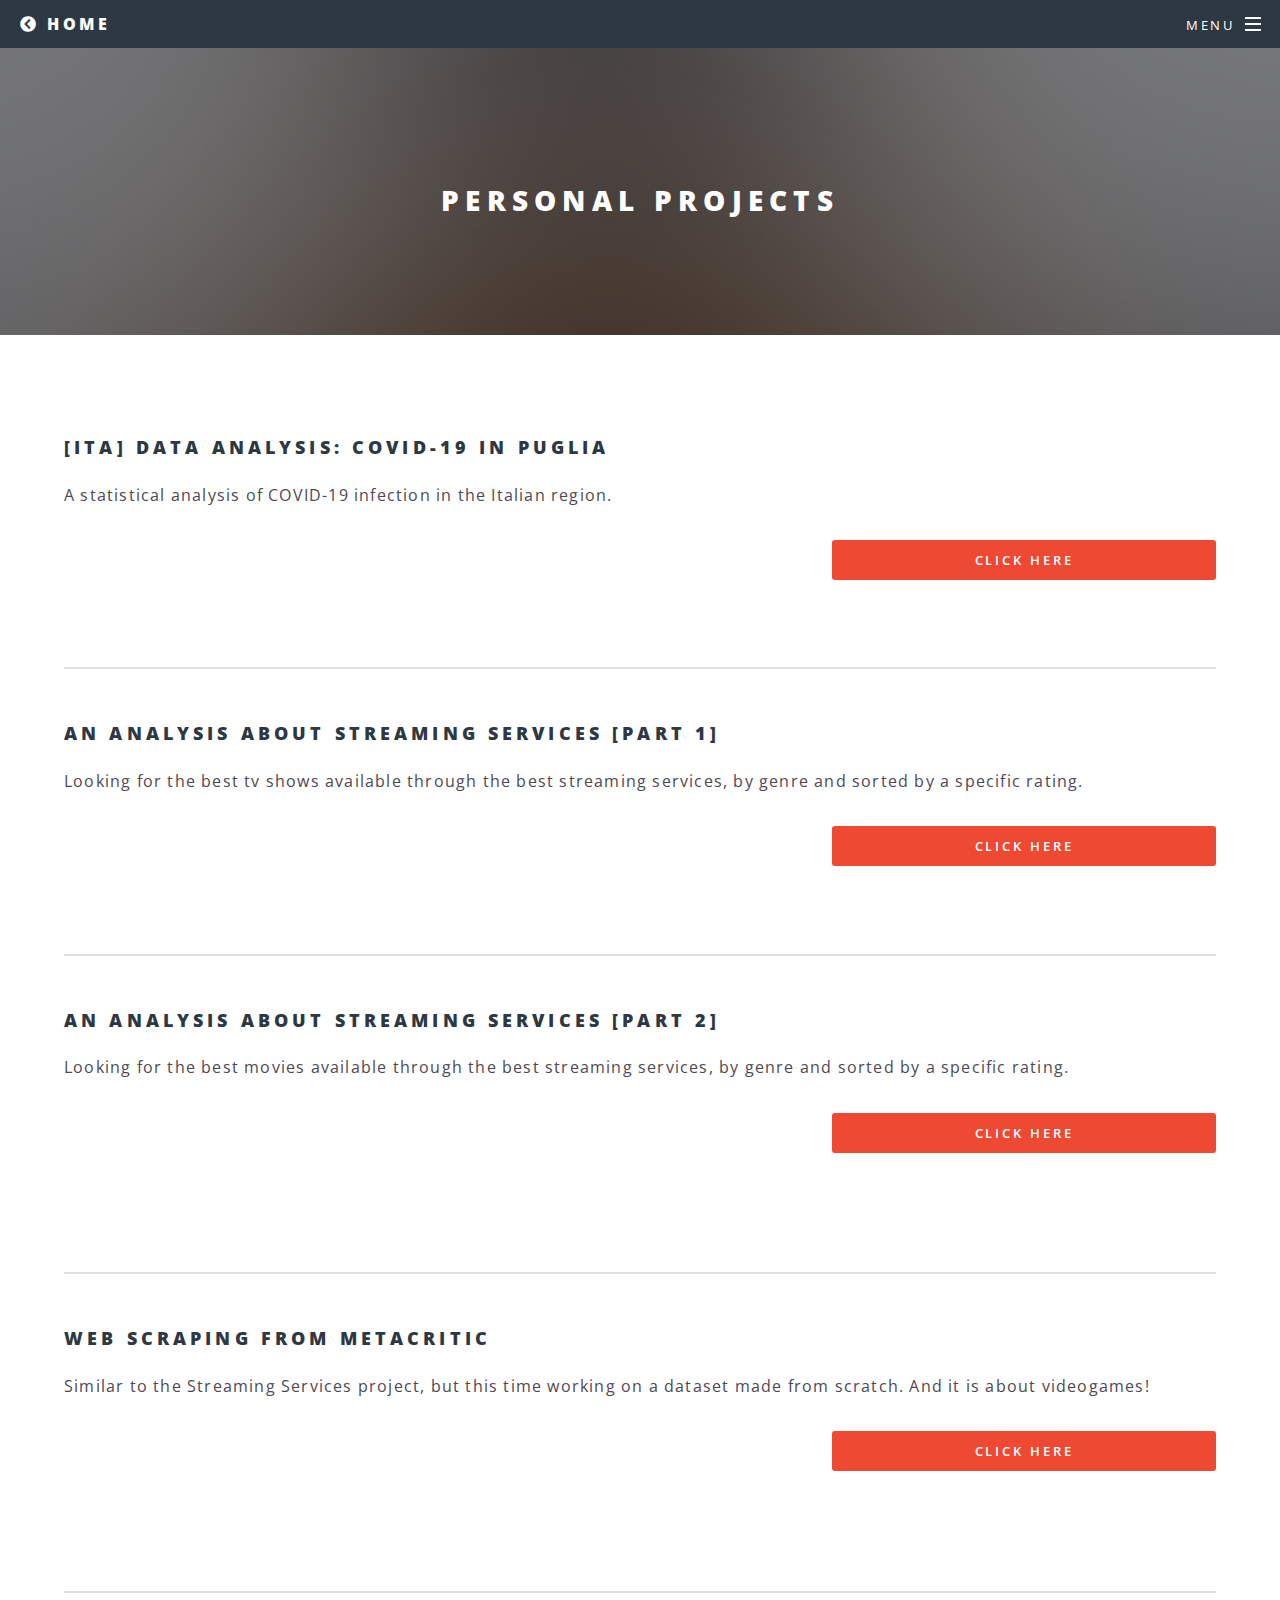
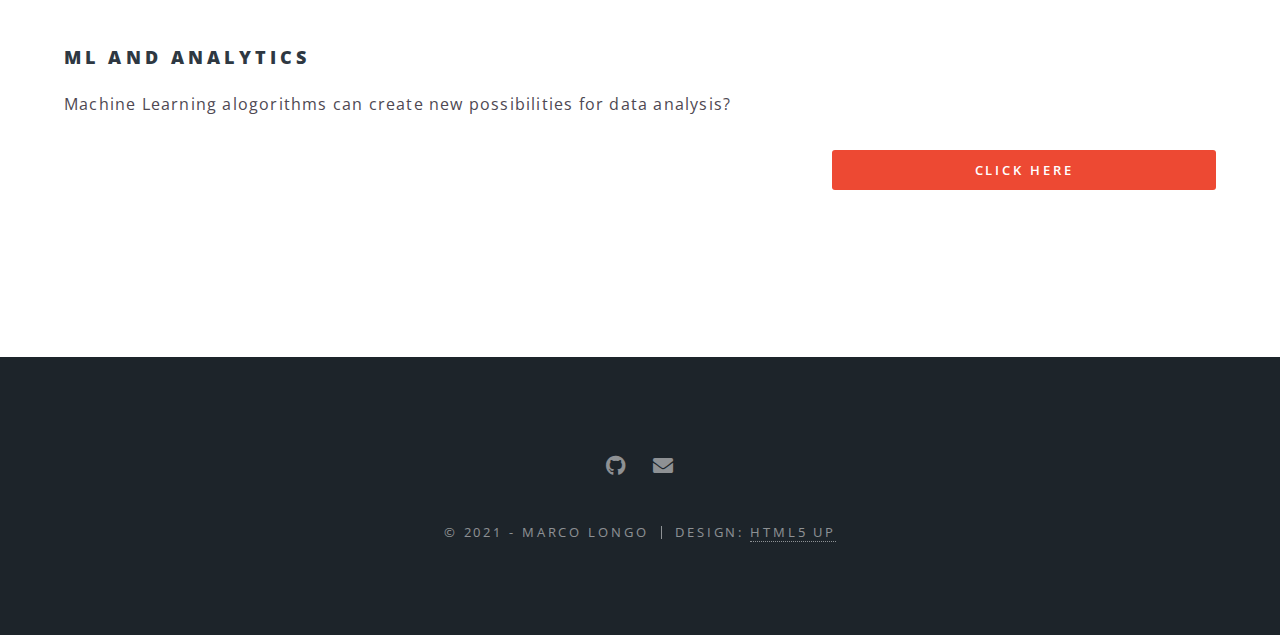
<file: PersonalProjects.html>
<!DOCTYPE HTML>
<!--
	Spectral by HTML5 UP
	html5up.net | @ajlkn
	Free for personal and commercial use under the CCA 3.0 license (html5up.net/license)
-->
<html>
	<head>
		<title>Personal Projects</title>
		<meta charset="utf-8" />
		<meta name="viewport" content="width=device-width, initial-scale=1, user-scalable=no" />
		<link rel="stylesheet" href="assets/css/main.css" />
		<noscript><link rel="stylesheet" href="assets/css/noscript.css" /></noscript>
	</head>
	<body class="is-preload">

		<!-- Page Wrapper -->
			<div id="page-wrapper">

				<!-- Header -->
					<header id="header">
						<h1><a href="index.html"><i class="fas fa-chevron-circle-left"></i> Home</a></h1>
						<nav id="nav">
							<ul>
								<li class="special">
									<a href="#menu" class="menuToggle"><span>Menu</span></a>
									<div id="menu">
										<ul>
											<li><a href="index.html">Home</a></li>
											<li><a href="Projects.html">My Portfolio</a></li>
											<li><a href="mailto:longo.marco0@gmail.com">Contact Me</a></li>
										</ul>
									</div>
								</li>
							</ul>
						</nav>
					</header>

				<!-- Main -->
					<article id="main">
						<header>
							<h2>Personal Projects</h2>
						</header>
						<section class="wrapper style5">
							<div class="inner">
							
								<h3>[ITA] Data Analysis: Covid-19 in Puglia</h3>
								<p>A statistical analysis of COVID-19 infection in the Italian region.</p>
									<ul class="actions stacked">
									<p align='right'><a href="covid.html" target="_blank" class="button primary fit">Click Here</a></p>
									</ul>
								<hr />
								<h3>An analysis about streaming services [Part 1]</h3>
								<p>Looking for the best tv shows available through the best streaming services, by genre and sorted by a specific rating.</p>
									<ul class="actions stacked">
									<p align='right'><a href="tv.html" target="_blank" class="button primary fit">Click Here</a></p>
								<hr />
								<h3>An analysis about streaming services [Part 2]</h3>
								<p>Looking for the best movies available through the best streaming services, by genre and sorted by a specific rating.</p>
									<ul class="actions stacked">
									<p align='right'><a href="movie.html" target="_blank" class="button primary fit">Click Here</a></p>
									</ul>
								<hr />
								<h3>Web scraping from Metacritic</h3>
								<p>Similar to the Streaming Services project, but this time working on a dataset made from scratch. And it is about videogames!</p>
									<ul class="actions stacked">
									<p align='right'><a href="game.html" target="_blank" class="button primary fit">Click Here</a></p>
									</ul>
								<hr />
									<h3>ML And Analytics</h3>
									<p>Machine Learning alogorithms can create new possibilities for data analysis?</p>
										<ul class="actions stacked">
										<p align='right'><a href="cluster.html" target="_blank" class="button primary fit">Click Here</a></p>
										</ul>
							</div>
						</section>
					</article>

				<!-- Footer -->
				<footer id="footer">
					<ul class="icons">
						<li><a href="https://github.com/longomarco/" target='_blank' class="icon brands fa-github"><span class="label">GitHub</span></a></li>
						<li><a href="mailto: longo.marco0@gmail.com" class="icon solid fa-envelope"><span class="label">Email</span></a></li>
					</ul>
					<ul class="copyright">
						<li>&copy; 2021 - Marco Longo</li><li>Design: <a href="http://html5up.net">HTML5 UP</a></li>
					</ul>
				</footer>

			</div>

		<!-- Scripts -->
			<script src="assets/js/jquery.min.js"></script>
			<script src="assets/js/jquery.scrollex.min.js"></script>
			<script src="assets/js/jquery.scrolly.min.js"></script>
			<script src="assets/js/browser.min.js"></script>
			<script src="assets/js/breakpoints.min.js"></script>
			<script src="assets/js/util.js"></script>
			<script src="assets/js/main.js"></script>

	</body>
</html>
</file>
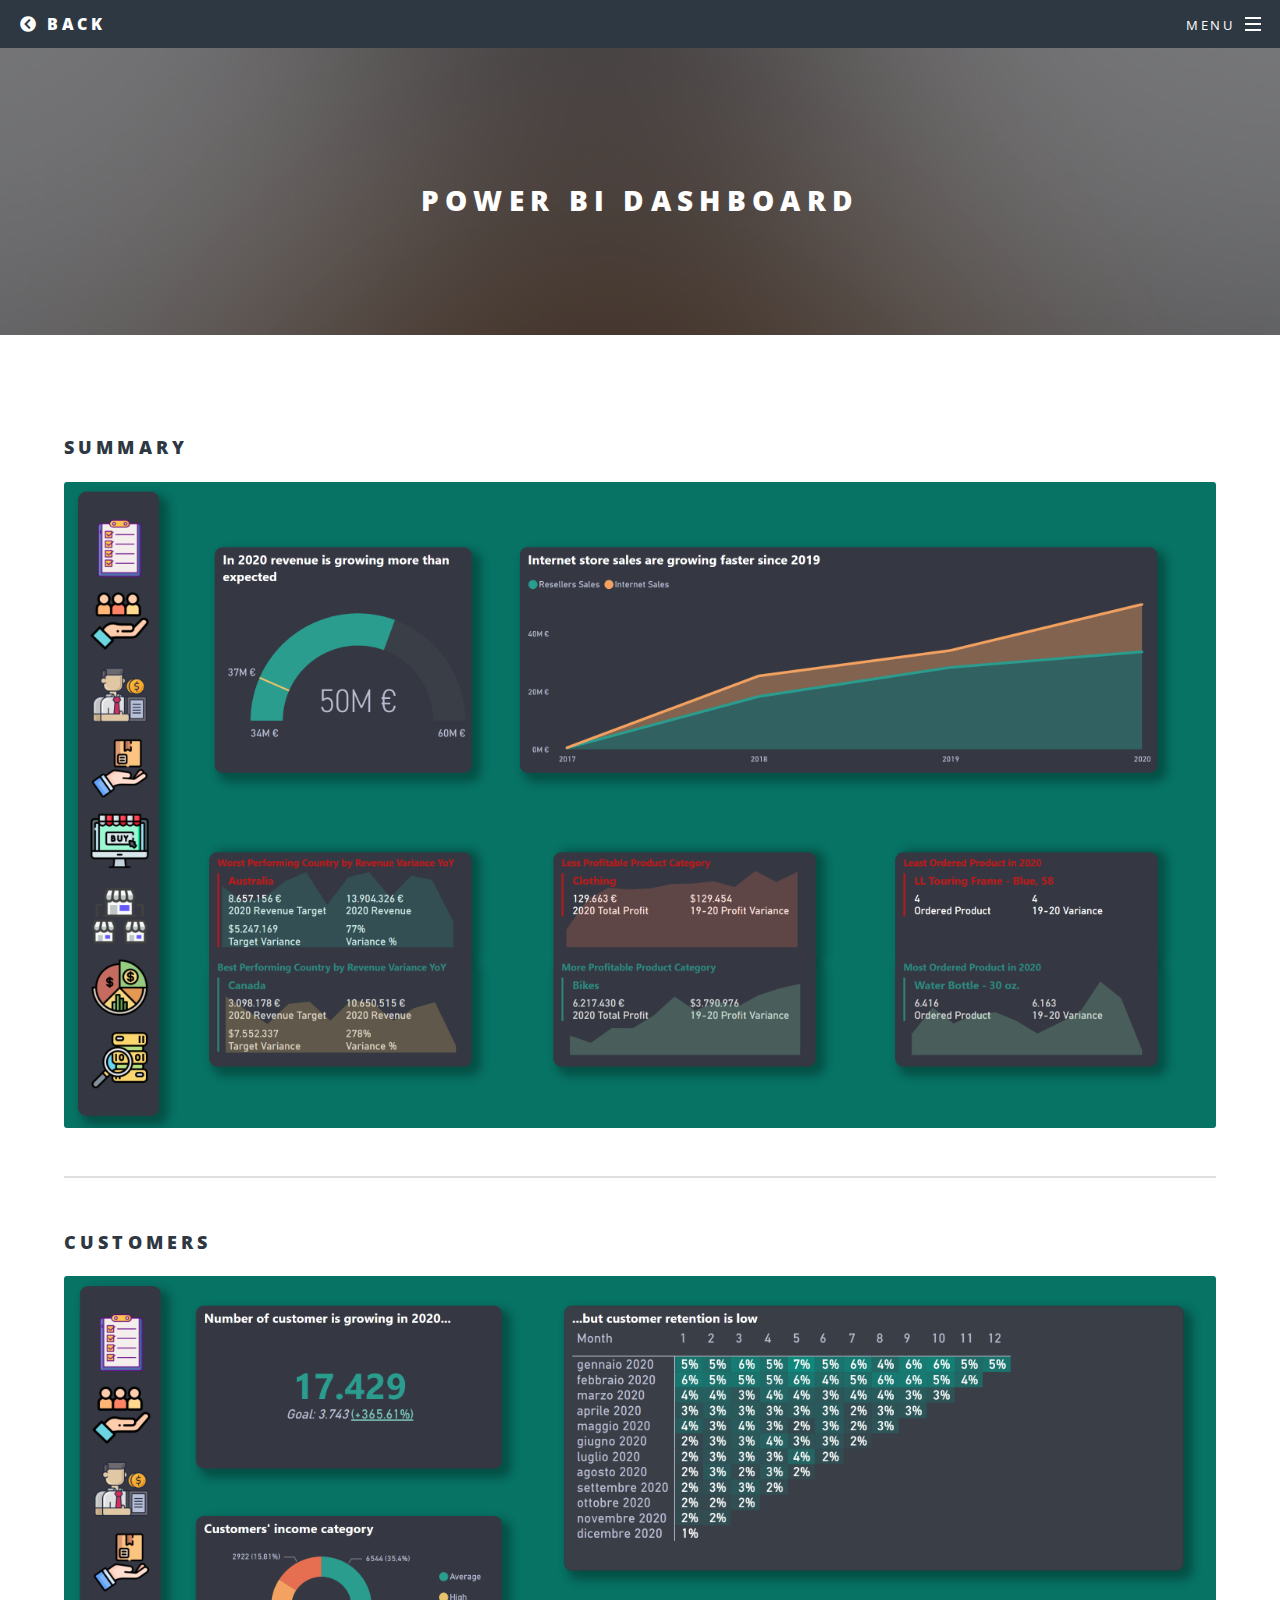
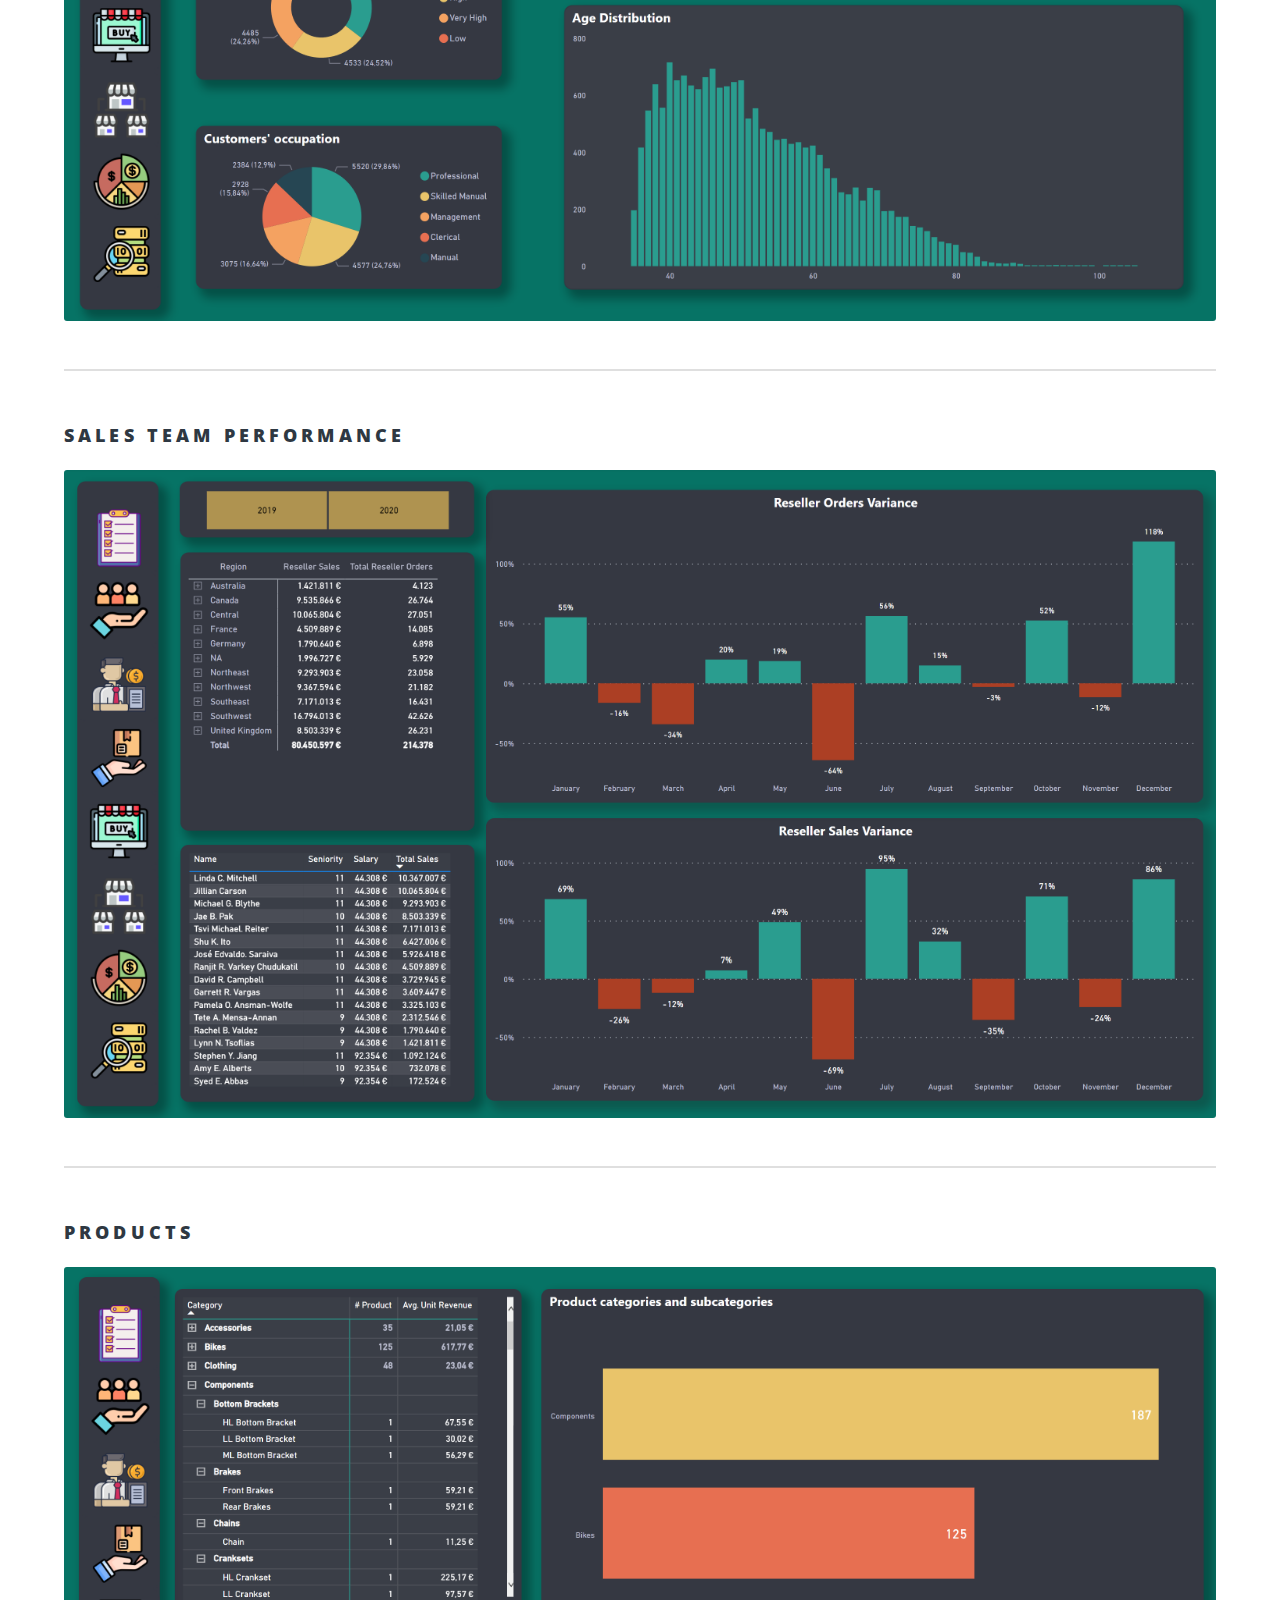
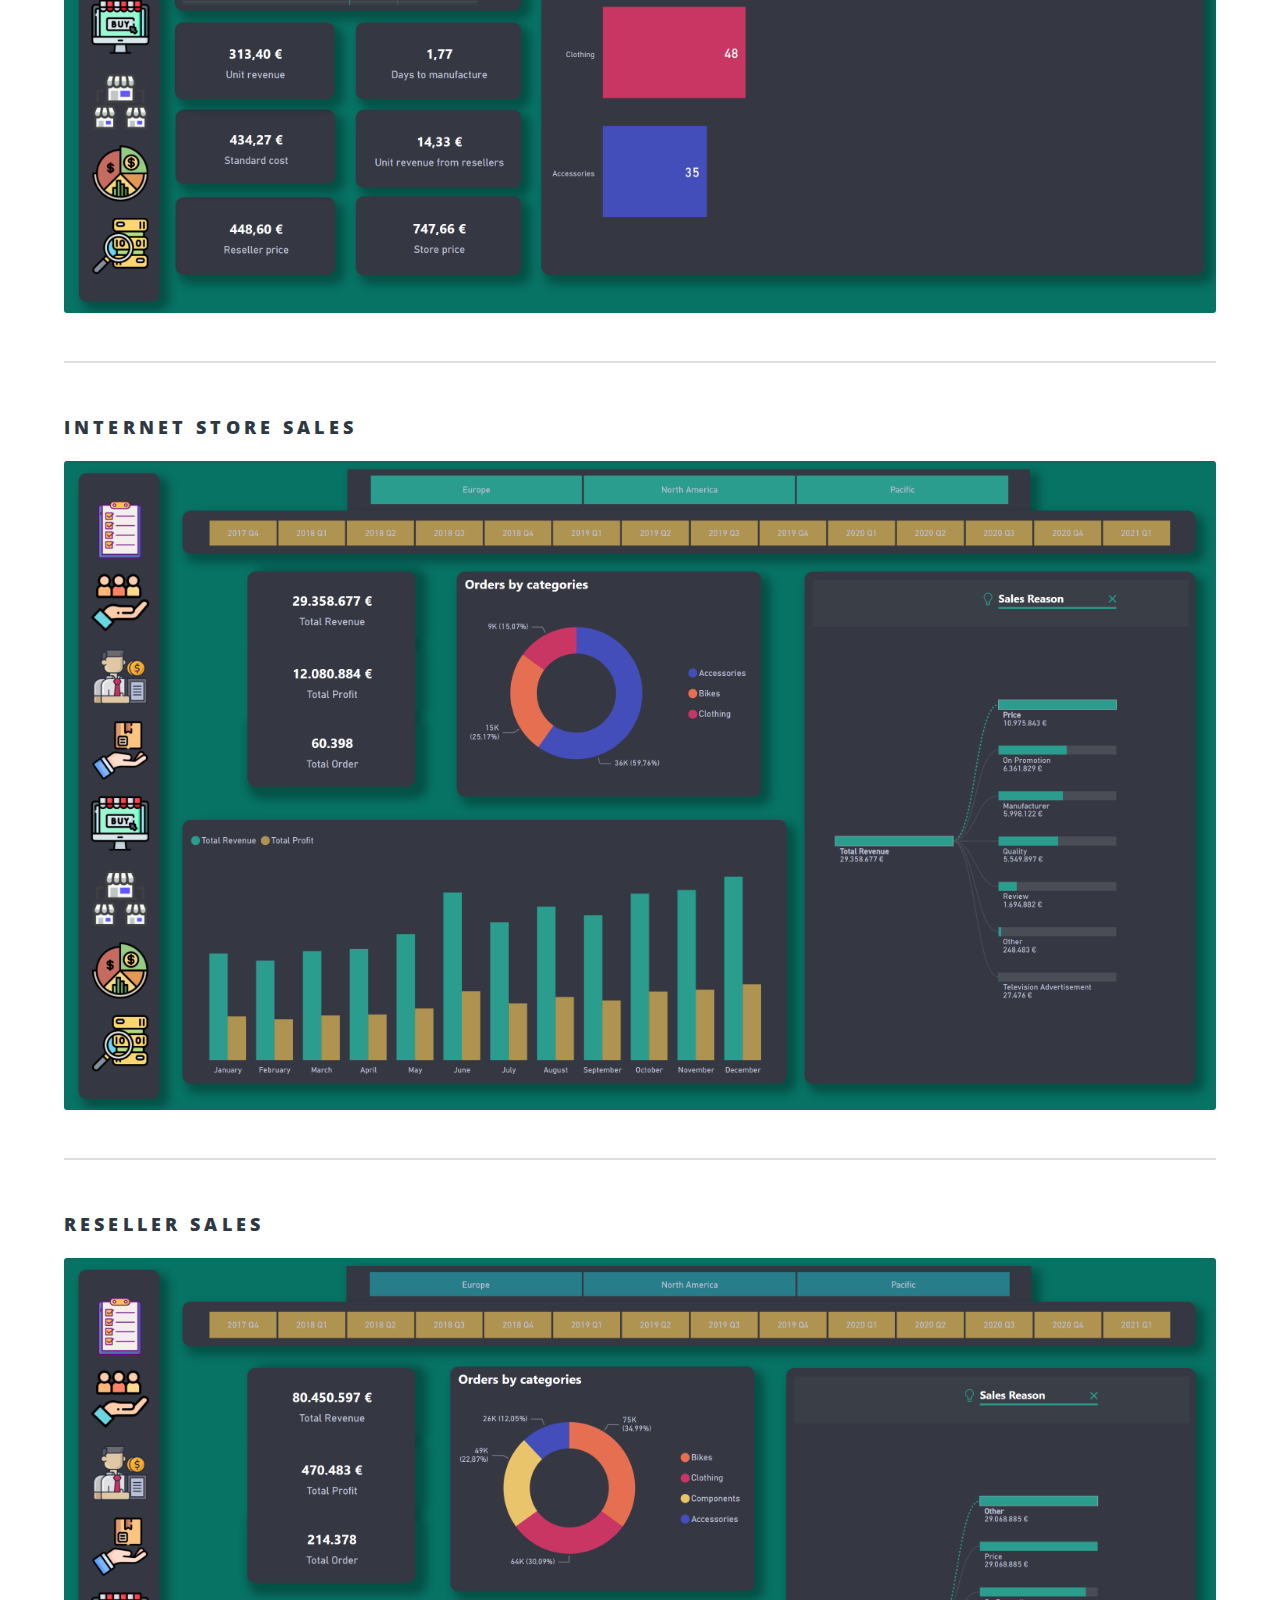
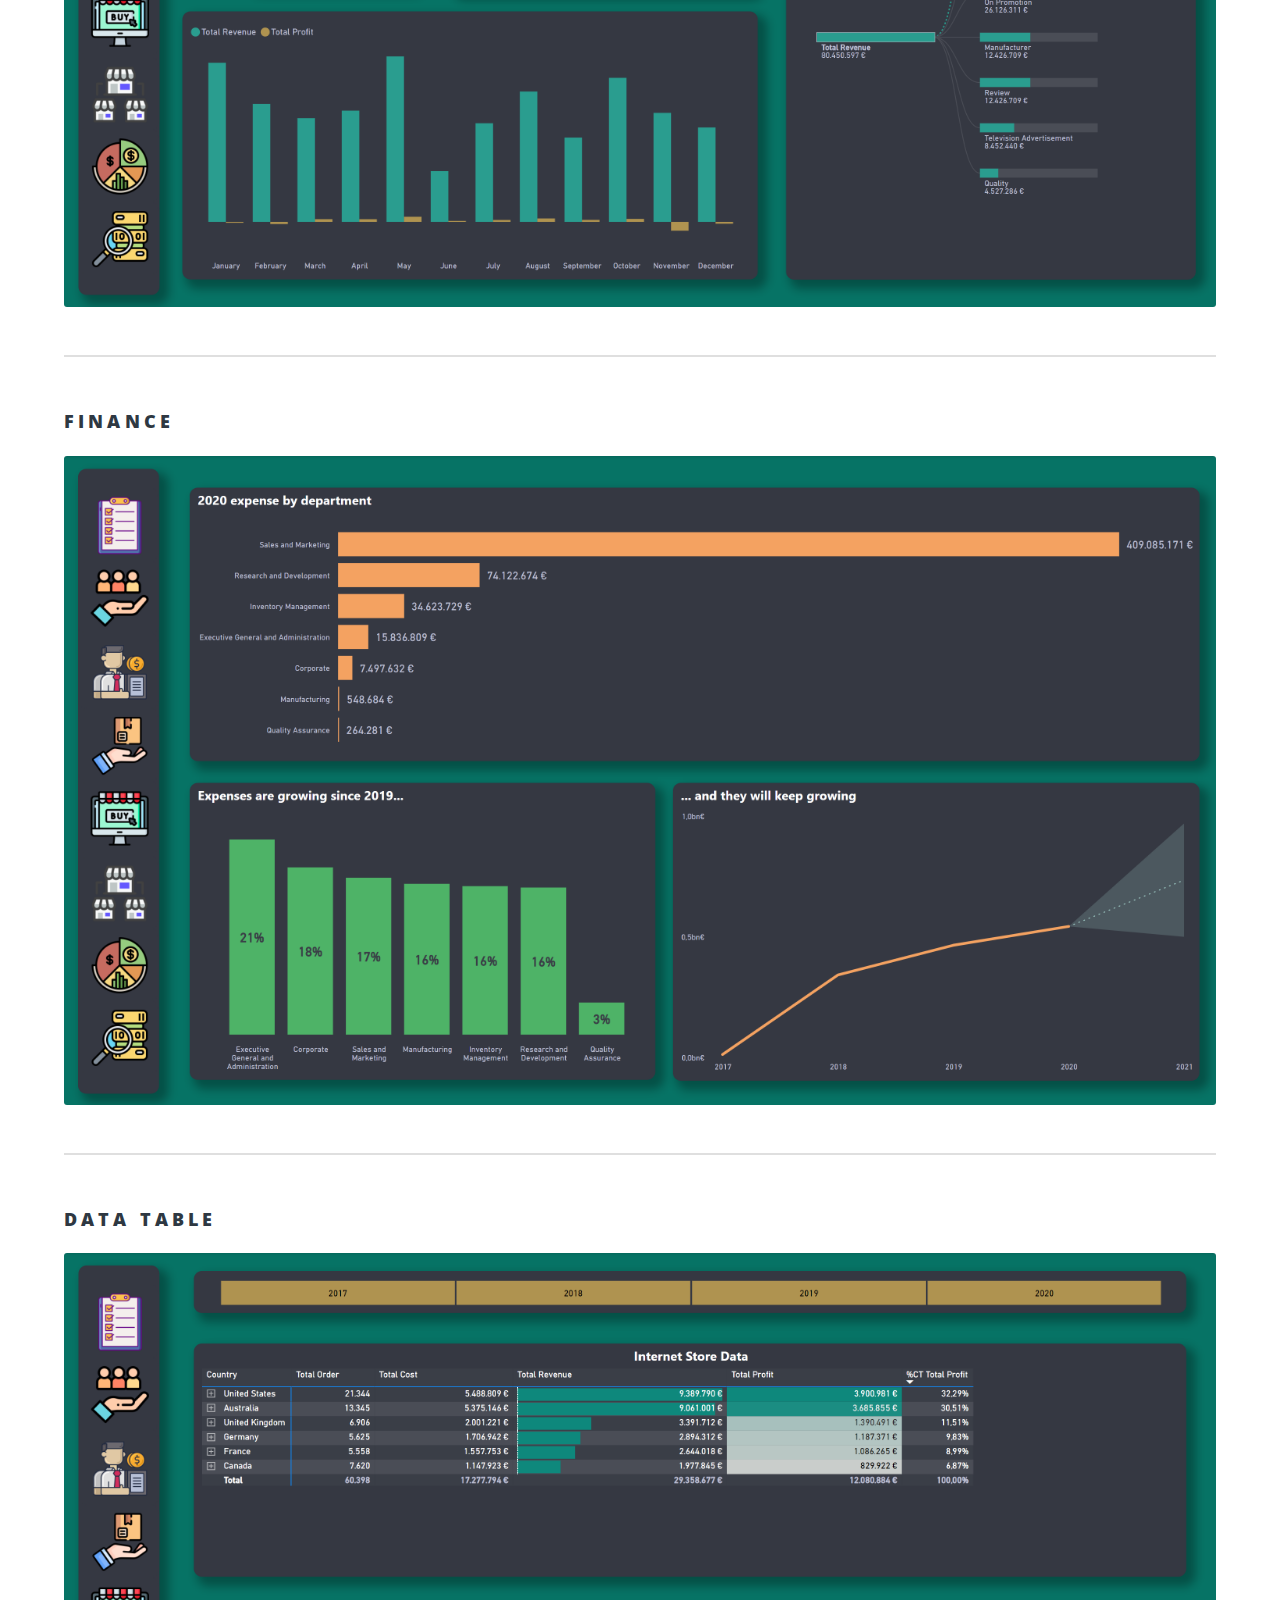
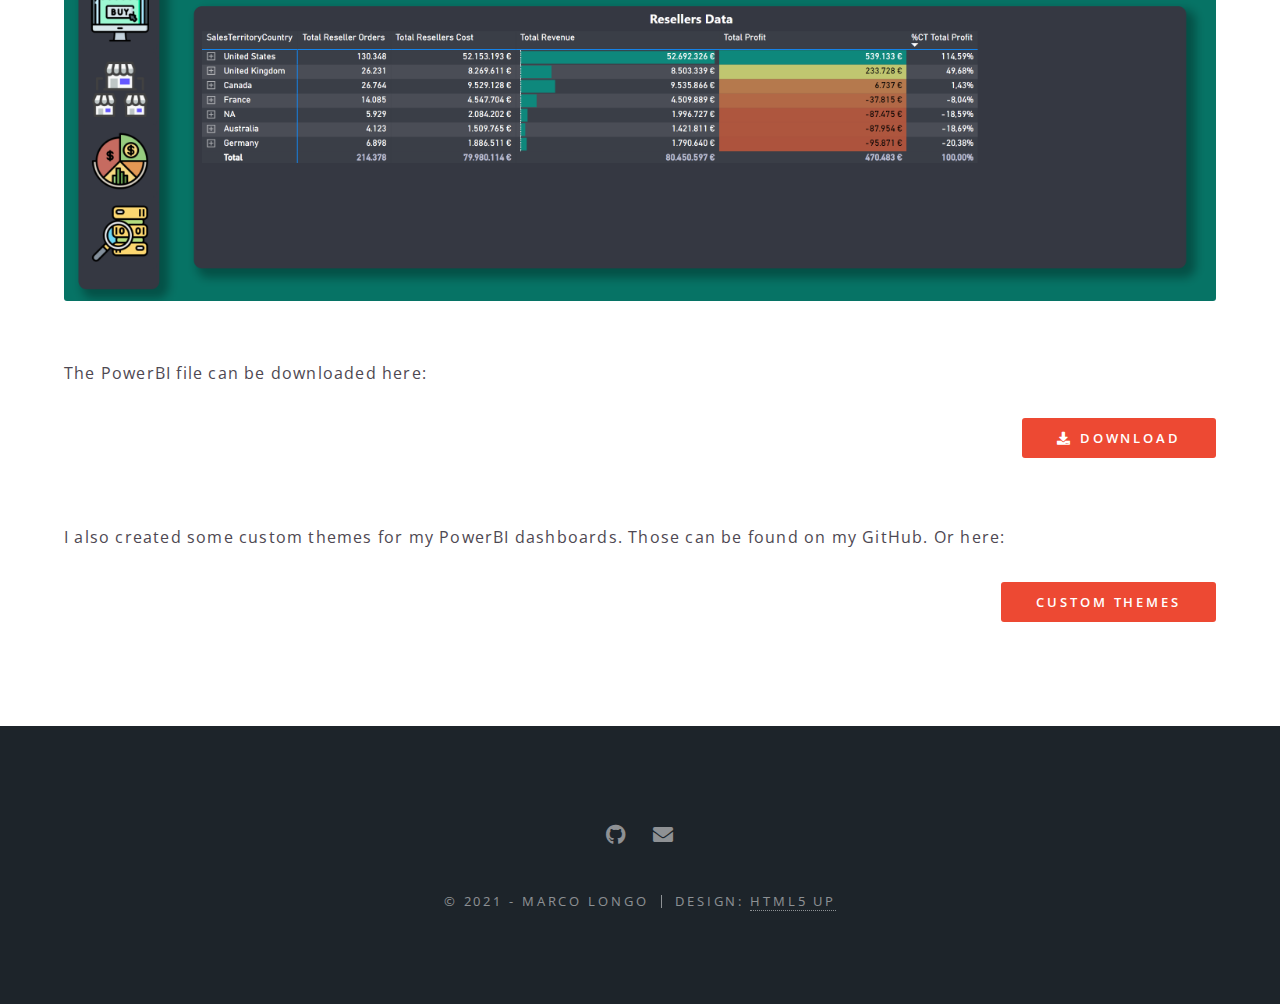
<file: PowerBI.html>
<!DOCTYPE HTML>
<!--
	Spectral by HTML5 UP
	html5up.net | @ajlkn
	Free for personal and commercial use under the CCA 3.0 license (html5up.net/license)
-->
<html>
	<head>
		<title>PowerBI Dashboard</title>
		<meta charset="utf-8" />
		<meta name="viewport" content="width=device-width, initial-scale=1, user-scalable=no" />
		<link rel="stylesheet" href="assets/css/main.css" />
		<noscript><link rel="stylesheet" href="assets/css/noscript.css" /></noscript>
	</head>
	<body class="is-preload">

		<!-- Page Wrapper -->
			<div id="page-wrapper">

				<!-- Header -->
					<header id="header">
						<h1><a href="Projects.html"><i class="fas fa-chevron-circle-left"></i> Back</a></h1>
						<nav id="nav">
							<ul>
								<li class="special">
									<a href="#menu" class="menuToggle"><span>Menu</span></a>
									<div id="menu">
										<ul>
											<li><a href="index.html">Home</a></li>
											<li><a href="PersonalProjects.html">Personal Projects</a></li>
											<li><a href="mailto:longo.marco0@gmail.com">CONTACT ME</a></li>
										</ul>
									</div>
								</li>
							</ul>
						</nav>
					</header>

				<!-- Main -->
					<article id="main">
						<header>
							<h2>Power BI Dashboard</h2>
						</header>
						<section class="wrapper style5">
							<div class="inner">

							
							
				<!-- SQL -->
							
				<section>
					<h3>SUMMARY</h3>
					<span class="image fit"><img src="images/BI_Summary.png" alt="" /></span>
					<hr />
					<h3>CUSTOMERS</h3>
					<span class="image fit"><img src="images/BI_Customer.png" alt="" /></span>
					<hr />		
					<h3>SALES TEAM PERFORMANCE</h3>
					<span class="image fit"><img src="images/BI_SalesTeam.png" alt="" /></span>
					<hr />
					<h3>PRODUCTS</h3>
					<span class="image fit"><img src="images/BI_Product.png" alt="" /></span>
					<hr />		
					<h3>INTERNET STORE SALES</h3>
					<span class="image fit"><img src="images/BI_InternetSales.png" alt="" /></span>
					<hr />				
					<h3>RESELLER SALES</h3>
					<span class="image fit"><img src="images/BI_ResellerSales.png" alt="" /></span>
					<hr />
					<h3>FINANCE</h3>
					<span class="image fit"><img src="images/BI_Finance.png" alt="" /></span>
					<hr />
					<h3>DATA TABLE</h3>
					<span class="image fit"><img src="images/BI_DataTable.png" alt="" /></span>
					
					
				</section>
				<section>
				<br>
				<p>The PowerBI file can be downloaded here:</p>
				<p align="right"><a href="AW_Portfolio.pbix" class="button primary icon solid fa-download">DOWNLOAD</a></p>
				<br>
				<p>I also created some custom themes for my PowerBI dashboards. Those can be found on my GitHub. Or here:</p>
				<p align="right"><a href="https://github.com/longomarco/PowerBI" target="_blank" class="button primary icon solid">CUSTOM Themes</a></p>
				</section>
			</article>

				<!-- Footer -->
				<footer id="footer">
					<ul class="icons">
						<li><a href="https://github.com/longomarco/" target='_blank' class="icon brands fa-github"><span class="label">GitHub</span></a></li>
						<li><a href="mailto: longo.marco0@gmail.com" class="icon solid fa-envelope"><span class="label">Email</span></a></li>
					</ul>
					<ul class="copyright">
						<li>&copy; 2021 - Marco Longo</li><li>Design: <a href="http://html5up.net">HTML5 UP</a></li>
					</ul>
				</footer>

			</div>

		<!-- Scripts -->
			<script src="assets/js/jquery.min.js"></script>
			<script src="assets/js/jquery.scrollex.min.js"></script>
			<script src="assets/js/jquery.scrolly.min.js"></script>
			<script src="assets/js/browser.min.js"></script>
			<script src="assets/js/breakpoints.min.js"></script>
			<script src="assets/js/util.js"></script>
			<script src="assets/js/main.js"></script>

	</body>
</html>
</file>
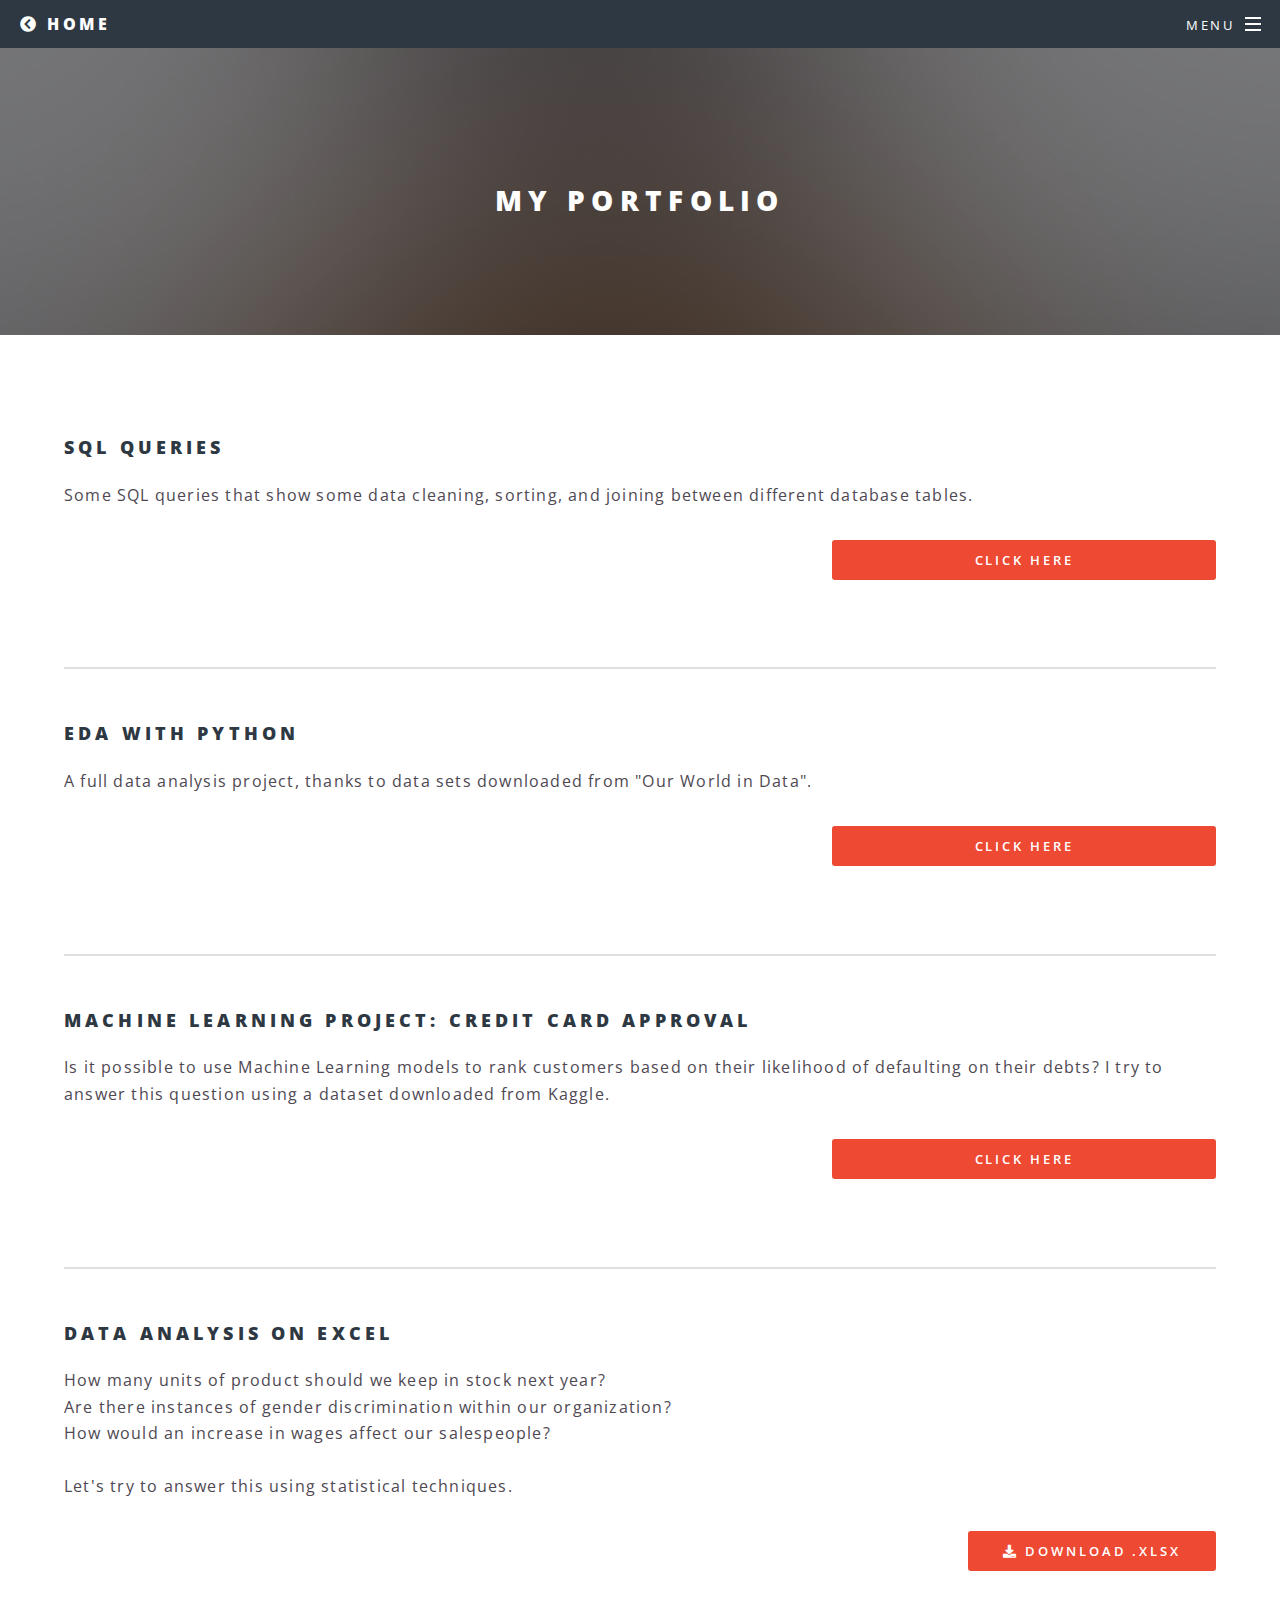
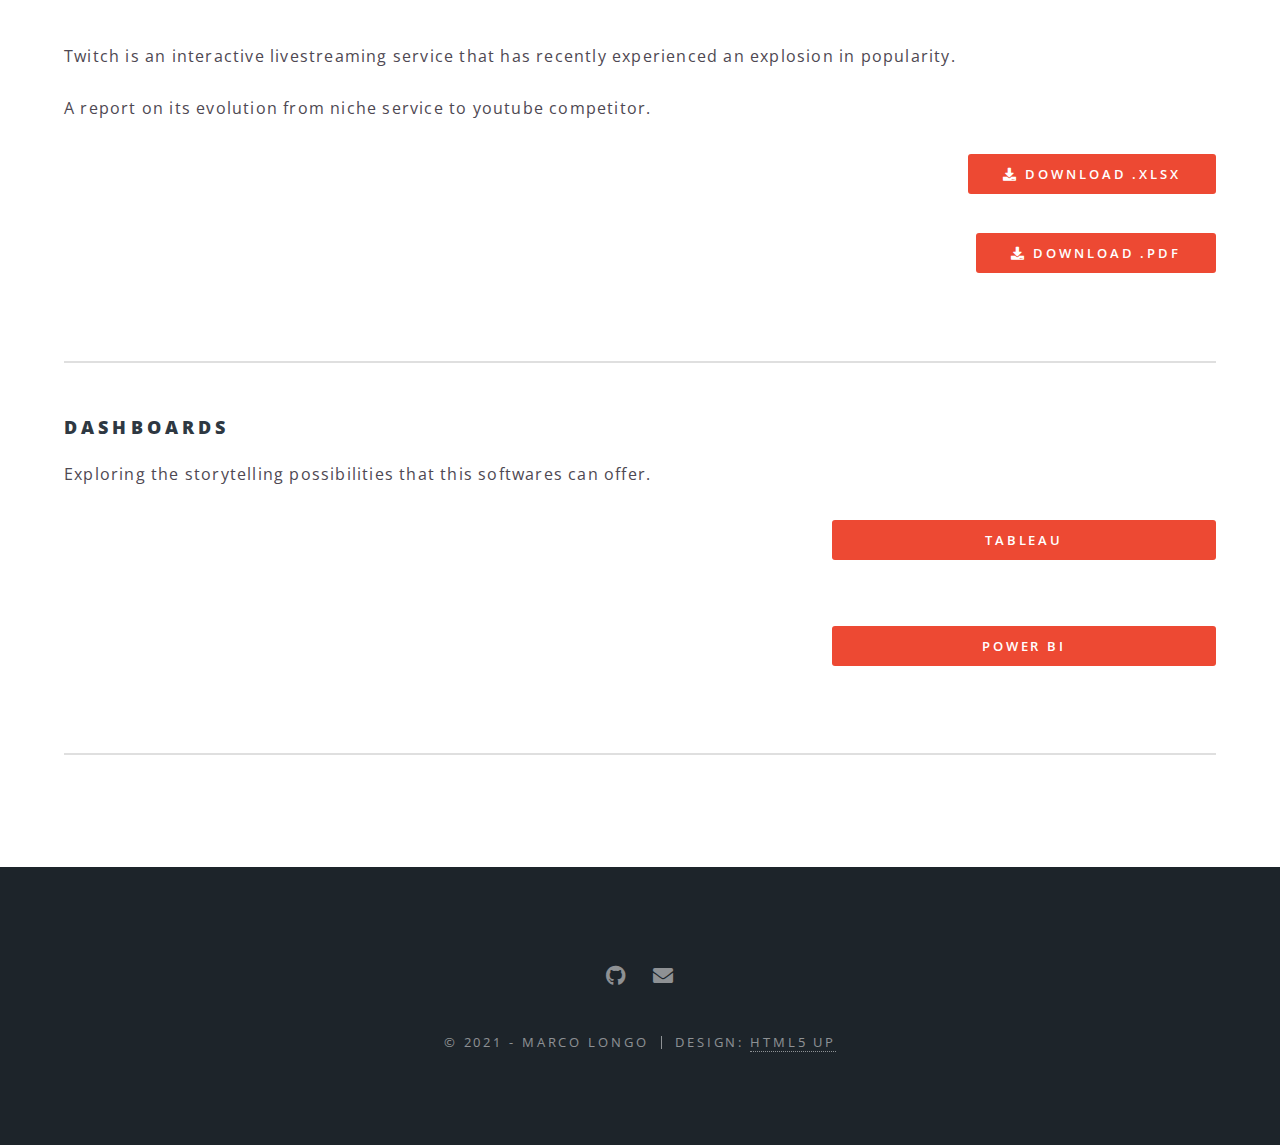
<file: Projects.html>
<!DOCTYPE HTML>
<!--
	Spectral by HTML5 UP
	html5up.net | @ajlkn
	Free for personal and commercial use under the CCA 3.0 license (html5up.net/license)
-->
<html>
	<head>
		<title>Portfolio Projects</title>
		<meta charset="utf-8" />
		<meta name="viewport" content="width=device-width, initial-scale=1, user-scalable=no" />
		<link rel="stylesheet" href="assets/css/main.css" />
		<noscript><link rel="stylesheet" href="assets/css/noscript.css" /></noscript>
	</head>
	<body class="is-preload">

		<!-- Page Wrapper -->
			<div id="page-wrapper">

				<!-- Header -->
					<header id="header">
						<h1><a href="index.html"><i class="fas fa-chevron-circle-left"></i> Home</a></h1>
						<nav id="nav">
							<ul>
								<li class="special">
									<a href="#menu" class="menuToggle"><span>Menu</span></a>
									<div id="menu">
										<ul>
											<li><a href="index.html">Home</a></li>
											<li><a href="PersonalProjects.html">Personal Projects</a></li>
											<li><a href="mailto:longo.marco0@gmail.com">Contact Me</a></li>
										</ul>
									</div>
								</li>
							</ul>
						</nav>
					</header>

				<!-- Main -->
					<article id="main">
						<header>
							<h2>My Portfolio</h2>
						</header>
						<section class="wrapper style5">
							<div class="inner">

								<h3>SQL Queries</h3>
								<p>Some SQL queries that show some data cleaning, sorting, and joining between different database tables.</p>
									<ul class="actions stacked">
									<p align='right'><a href="sql.html" target="_blank" class="button primary fit">Click Here</a></p>
									</ul>
								<hr />
								<h3>EDA With Python</h3>
								<p>A full data analysis project, thanks to data sets downloaded from "Our World in Data".</p>
									<ul class="actions stacked">
									<p align='right'><a href="emissions.html" target="_blank" class="button primary fit">Click Here</a></p>
									</ul>
								<hr />
								<h3>MACHINE LEARNING PROJECT: CREDIT CARD APPROVAL</h3>
								<p>Is it possible to use Machine Learning models to rank customers based on their likelihood of defaulting on their debts?
									I try to answer this question using a dataset downloaded from Kaggle. </p>
										<ul class="actions stacked">
										<p align='right'><a href="CreditCardApproval.html" target="_blank" class="button primary fit">Click Here</a></p>
										</ul>
								<hr />
								<h3>DATA ANALYSIS ON EXCEL</h3>
								<p>How many units of product should we keep in stock next year?<br>
									Are there instances of gender discrimination within our organization?<br>
									How would an increase in wages affect our salespeople?<br><br>
									
									Let's try to answer this using statistical techniques. </p>
										<ul class="actions stacked">
										<p align='right'><a href="AW Statistics.xlsx" target="_blank" class="button primary icon solid fa-download">Download .xlsx</a></p>
										</ul>
										<p>Twitch is an interactive livestreaming service that has recently experienced an explosion in popularity.<br><br>
											A report on its evolution from niche service to youtube competitor.</p>
										<ul class="actions stacked">
										<p align='right'><a href="Twitch/Twitch_Report.xlsx"_blank" class="button primary icon solid fa-download">Download .xlsx</a></p>
										<p align='right'><a href="Twitch/Twitch_Report.pdf"_blank" class="button primary icon solid fa-download">Download .pdf</a></p>
										</ul>		
								<hr />
								<h3>Dashboards</h3>
								<p>Exploring the storytelling possibilities that this softwares can offer.</p>
									<ul class="actions stacked">
									<p align='right'><a href="https://public.tableau.com/app/profile/marco.longo/viz/Wip2/AdventureWorks" target="_blank" class="button primary fit">Tableau</a></p>
									<br>
									<p align='right'><a href="PowerBI.html" target="_blank" class="button primary fit">Power BI</a></p>
									</ul>
								<hr />
								
							</div>
						</section>
					</article>

				<!-- Footer -->
				<footer id="footer">
					<ul class="icons">
						<li><a href="https://github.com/longomarco/" target='_blank' class="icon brands fa-github"><span class="label">GitHub</span></a></li>
						<li><a href="mailto: longo.marco0@gmail.com" class="icon solid fa-envelope"><span class="label">Email</span></a></li>
					</ul>
					<ul class="copyright">
						<li>&copy; 2021 - Marco Longo</li><li>Design: <a href="http://html5up.net">HTML5 UP</a></li>
					</ul>
				</footer>

			</div>

		<!-- Scripts -->
			<script src="assets/js/jquery.min.js"></script>
			<script src="assets/js/jquery.scrollex.min.js"></script>
			<script src="assets/js/jquery.scrolly.min.js"></script>
			<script src="assets/js/browser.min.js"></script>
			<script src="assets/js/breakpoints.min.js"></script>
			<script src="assets/js/util.js"></script>
			<script src="assets/js/main.js"></script>

	</body>
</html>
</file>
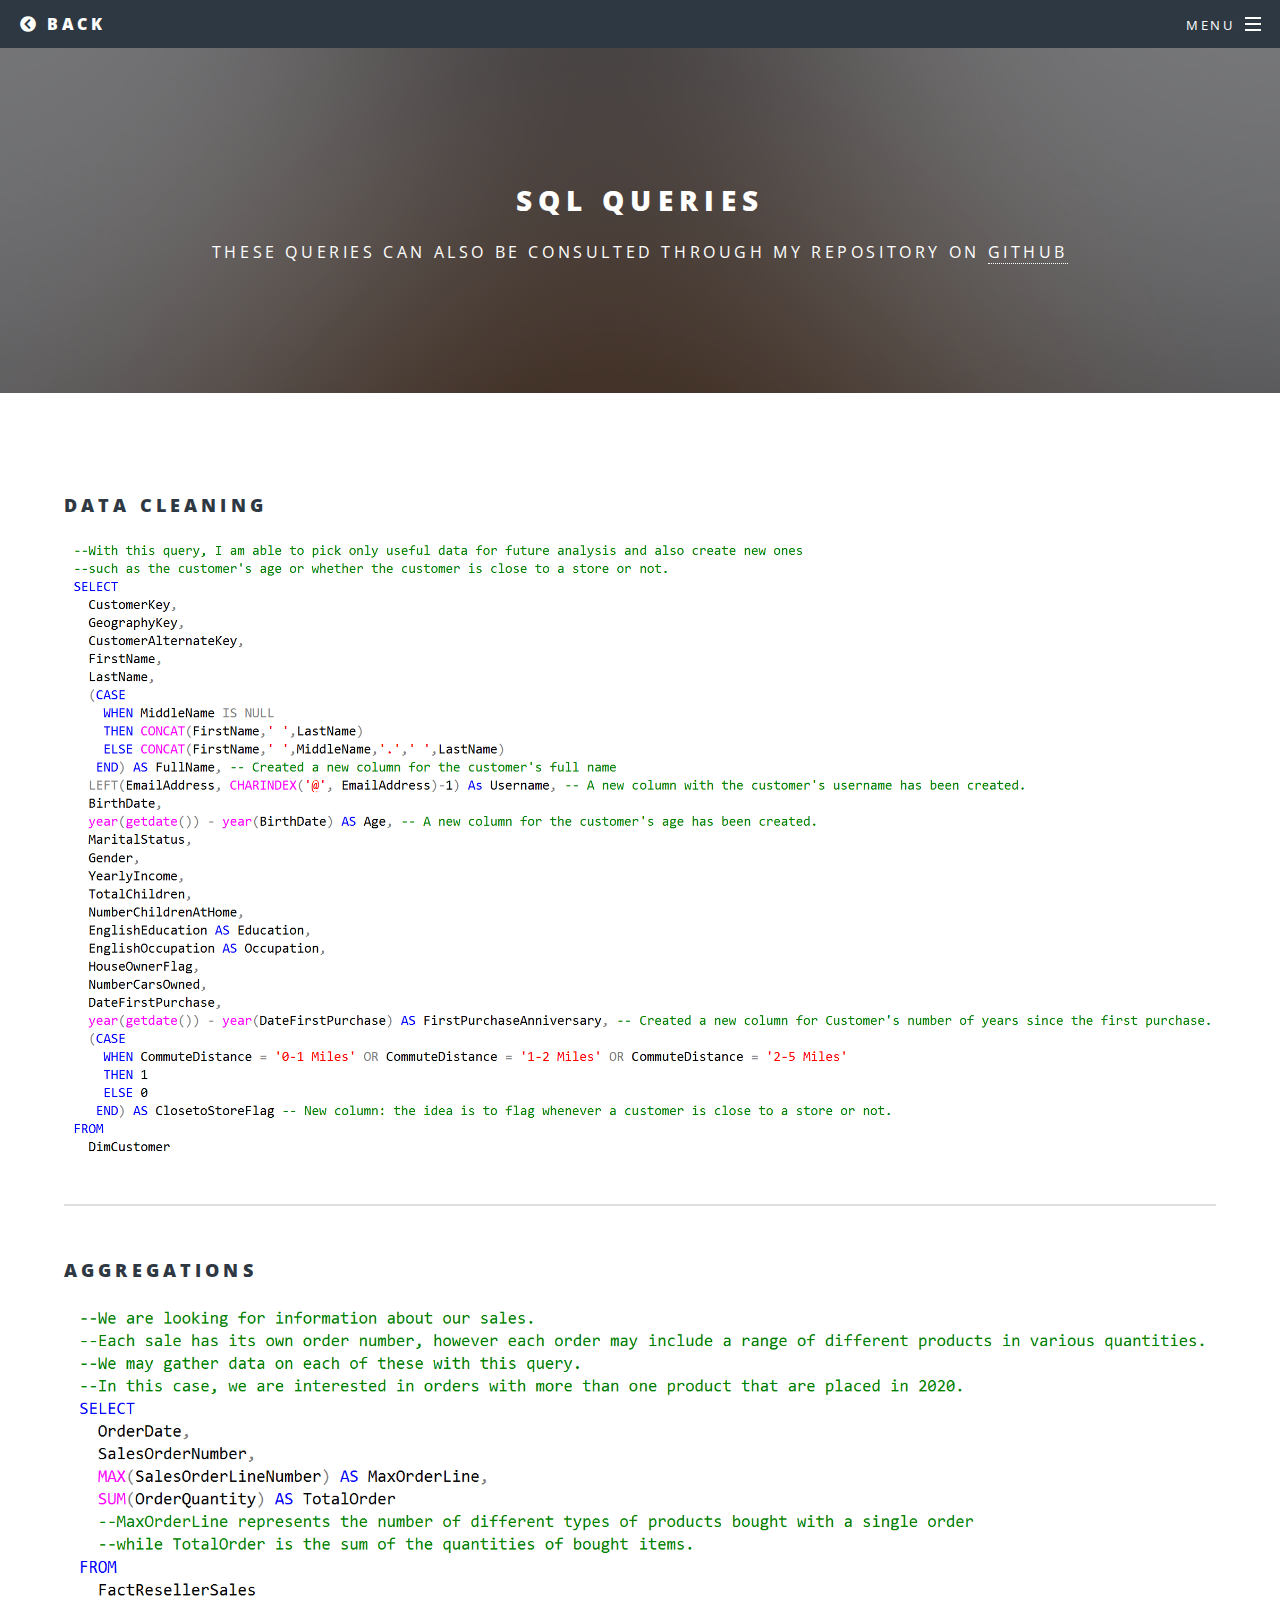
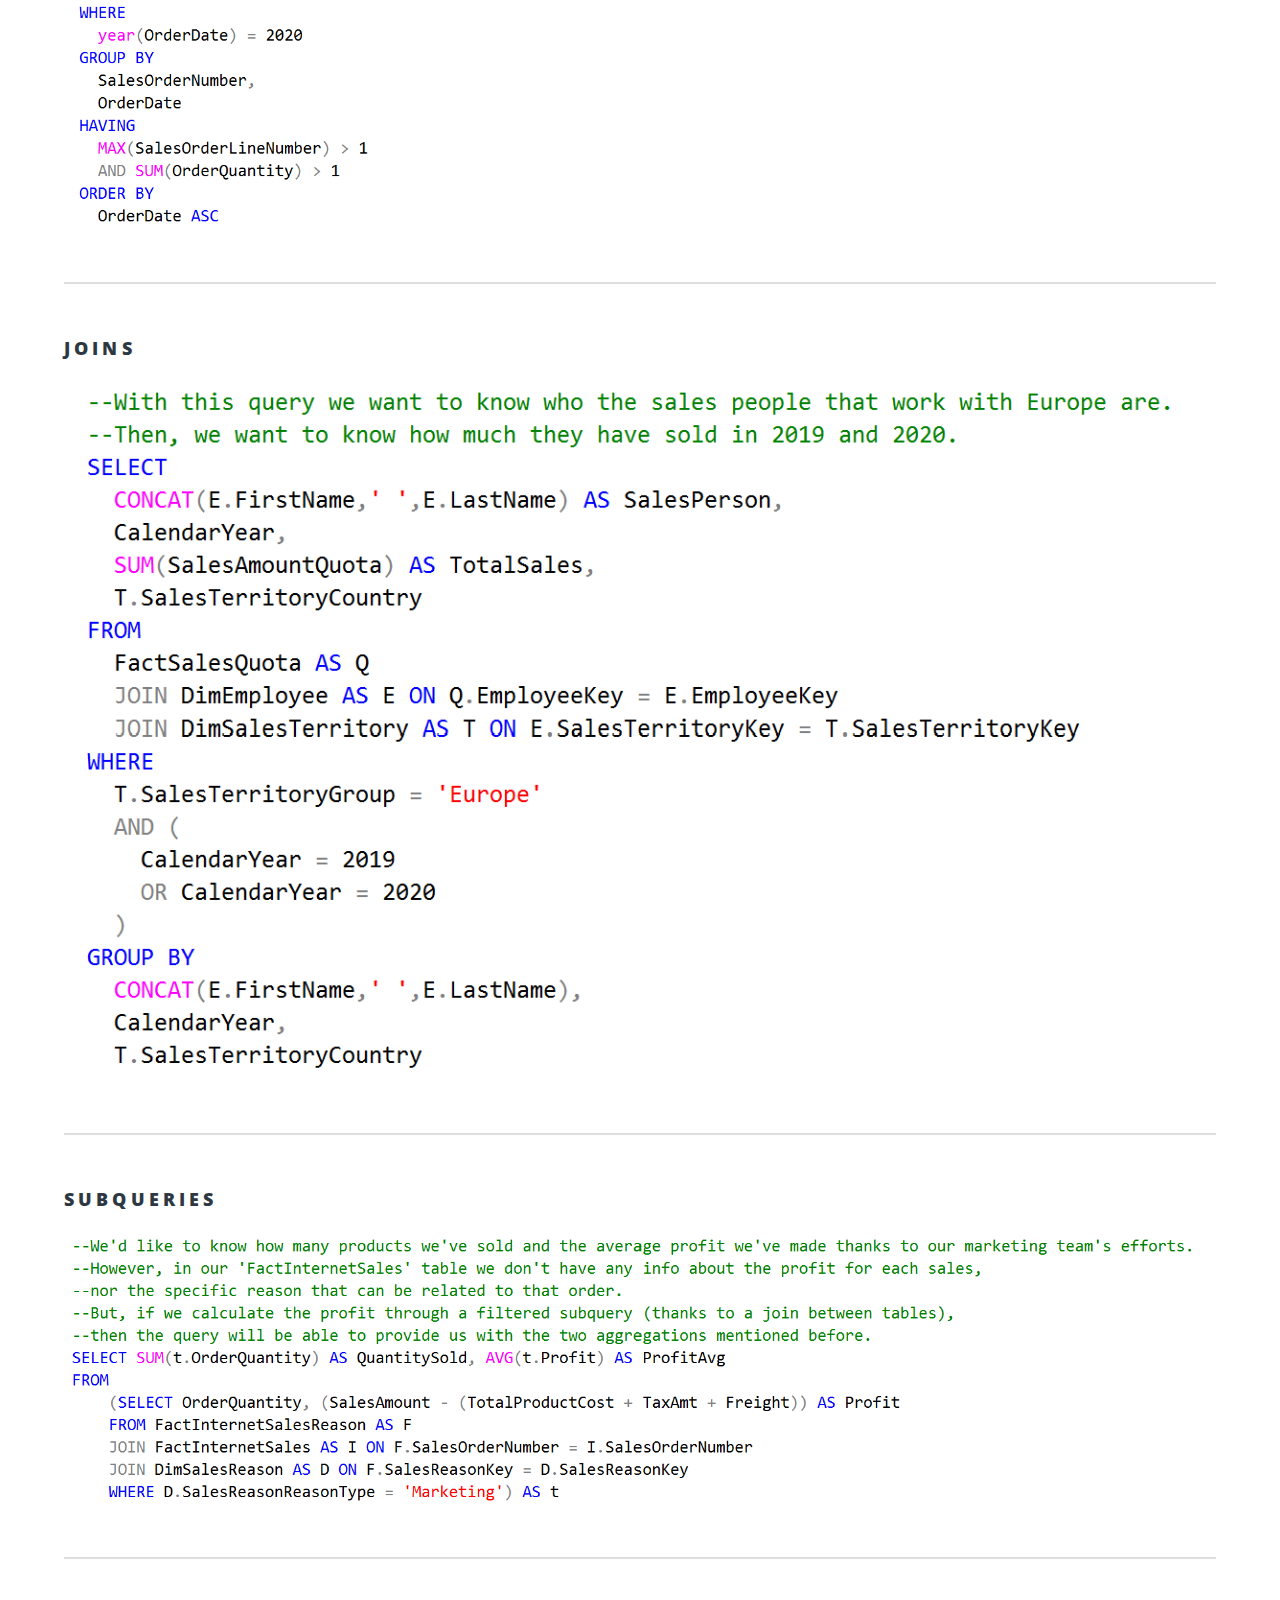
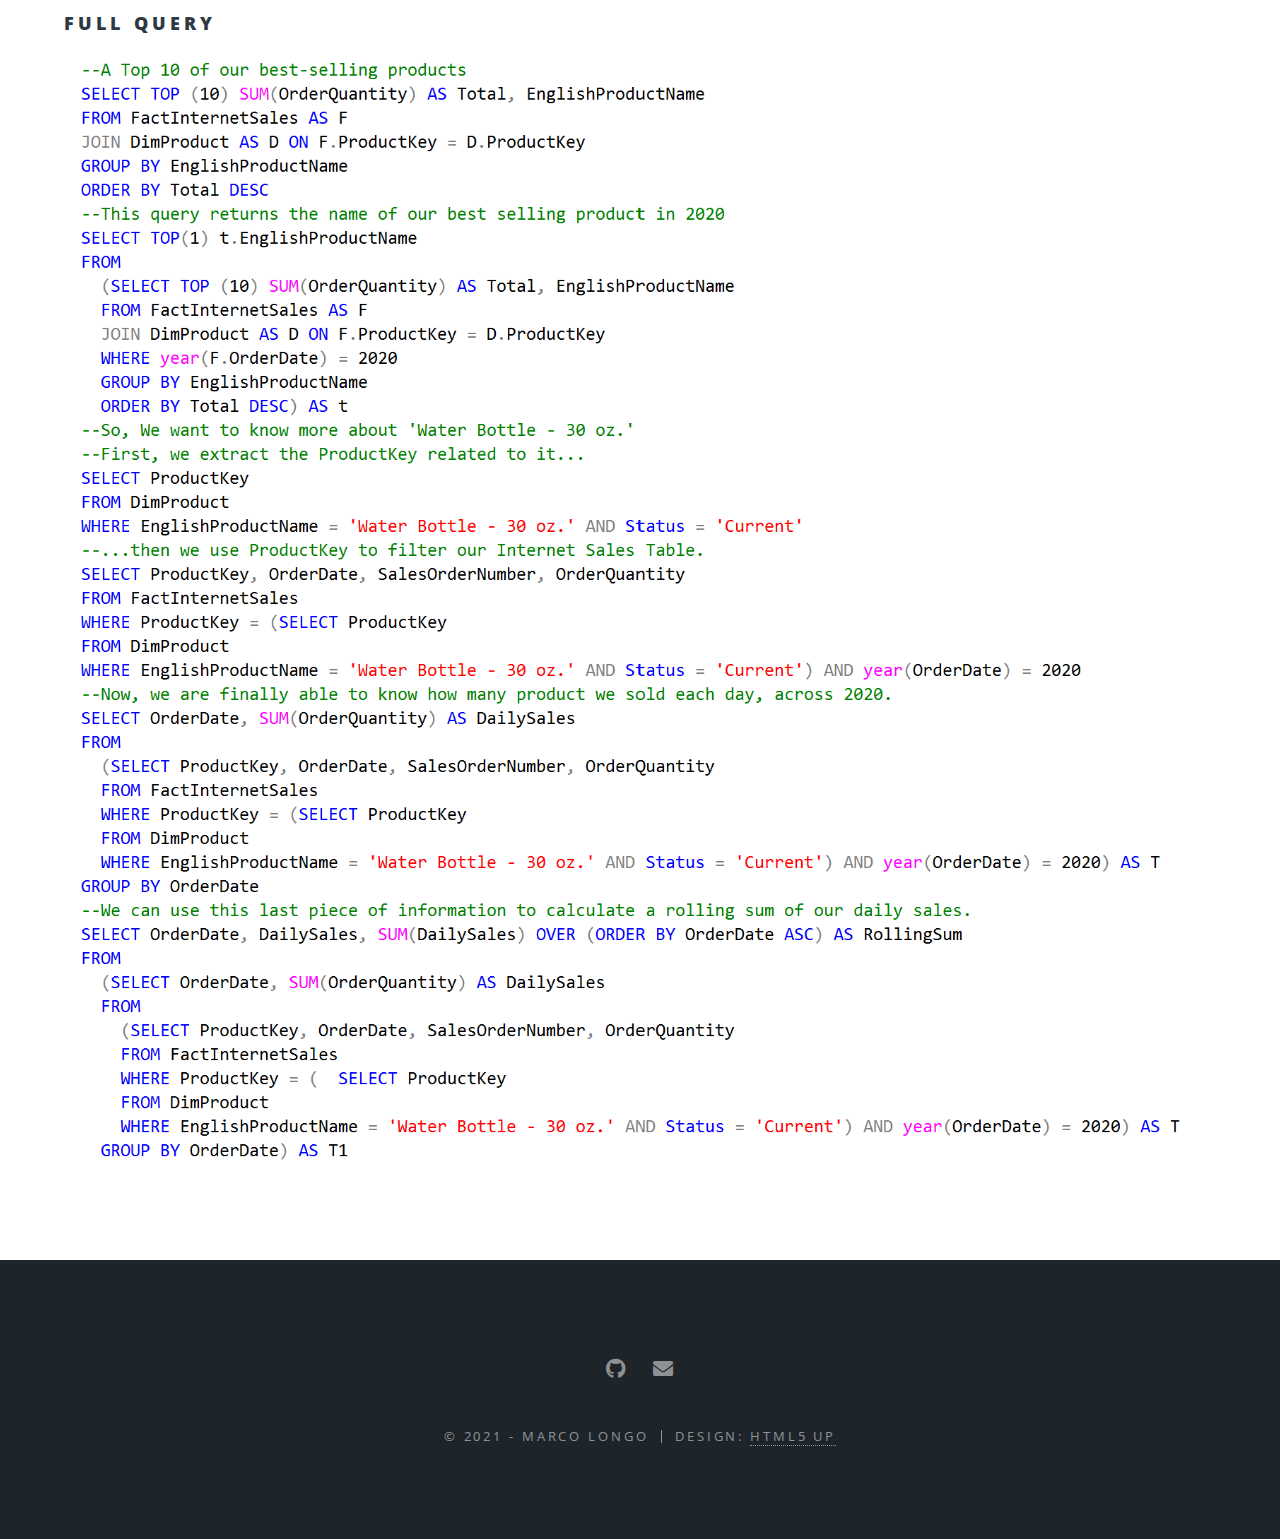
<file: sql.html>
<!DOCTYPE HTML>
<!--
	Spectral by HTML5 UP
	html5up.net | @ajlkn
	Free for personal and commercial use under the CCA 3.0 license (html5up.net/license)
-->
<html>
	<head>
		<title>Sql Queries</title>
		<meta charset="utf-8" />
		<meta name="viewport" content="width=device-width, initial-scale=1, user-scalable=no" />
		<link rel="stylesheet" href="assets/css/main.css" />
		<noscript><link rel="stylesheet" href="assets/css/noscript.css" /></noscript>
	</head>
	<body class="is-preload">

		<!-- Page Wrapper -->
			<div id="page-wrapper">

				<!-- Header -->
					<header id="header">
						<h1><a href="Projects.html"><i class="fas fa-chevron-circle-left"></i> Back</a></h1>
						<nav id="nav">
							<ul>
								<li class="special">
									<a href="#menu" class="menuToggle"><span>Menu</span></a>
									<div id="menu">
										<ul>
											<li><a href="index.html">Home</a></li>
											<li><a href="PersonalProjects.html">Personal Projects</a></li>
											<li><a href="mailto:longo.marco0@gmail.com">CONTACT ME</a></li>
										</ul>
									</div>
								</li>
							</ul>
						</nav>
					</header>

				<!-- Main -->
					<article id="main">
						<header>
							<h2>Sql Queries</h2>
							<p>These queries can also be consulted through my repository on <a href="https://github.com/longomarco/SQL-Queries-Portfolio" target='_blank'>GitHub</a></p>
						</header>
						<section class="wrapper style5">
							<div class="inner">

							
							
				<!-- SQL -->
							
				<section>
					<h3>DATA CLEANING</h3>
					<span class="image fit"><img src="images/cleaning.png" alt="" /></span>
					<hr />
					<h3>AGGREGATIONS</h3>
					<span class="image fit"><img src="images/aggregation.png" alt="" /></span>
					<hr />		
					<h3>JOINS</h3>
					<span class="image fit"><img src="images/join.png" alt="" /></span>
					<hr />		
					<h3>SUBQUERIES</h3>
					<span class="image fit"><img src="images/subquery.png" alt="" /></span>
					<hr />				
					<h3>FULL QUERY</h3>
					<span class="image fit"><img src="images/example.png" alt="" /></span>
					</div>
				</section>
			</article>

				<!-- Footer -->
				<footer id="footer">
					<ul class="icons">
						<li><a href="https://github.com/longomarco/" target='_blank' class="icon brands fa-github"><span class="label">GitHub</span></a></li>
						<li><a href="mailto: longo.marco0@gmail.com" class="icon solid fa-envelope"><span class="label">Email</span></a></li>
					</ul>
					<ul class="copyright">
						<li>&copy; 2021 - Marco Longo</li><li>Design: <a href="http://html5up.net">HTML5 UP</a></li>
					</ul>
				</footer>

			</div>

		<!-- Scripts -->
			<script src="assets/js/jquery.min.js"></script>
			<script src="assets/js/jquery.scrollex.min.js"></script>
			<script src="assets/js/jquery.scrolly.min.js"></script>
			<script src="assets/js/browser.min.js"></script>
			<script src="assets/js/breakpoints.min.js"></script>
			<script src="assets/js/util.js"></script>
			<script src="assets/js/main.js"></script>

	</body>
</html>
</file>
<file: assets/css/main.css>
@import url(all.min.css);
@import url("https://fonts.googleapis.com/css?family=Open+Sans:400,400italic,600,600italic,800,800italic");

/*
	Spectral by HTML5 UP
	html5up.net | @ajlkn
	Free for personal and commercial use under the CCA 3.0 license (html5up.net/license)
*/

html, body, div, span, applet, object,
iframe, h1, h2, h3, h4, h5, h6, p, blockquote,
pre, a, abbr, acronym, address, big, cite,
code, del, dfn, em, img, ins, kbd, q, s, samp,
small, strike, strong, sub, sup, tt, var, b,
u, i, center, dl, dt, dd, ol, ul, li, fieldset,
form, label, legend, table, caption, tbody,
tfoot, thead, tr, th, td, article, aside,
canvas, details, embed, figure, figcaption,
footer, header, hgroup, menu, nav, output, ruby,
section, summary, time, mark, audio, video {
	margin: 0;
	padding: 0;
	border: 0;
	font-size: 100%;
	font: inherit;
	vertical-align: baseline;}

article, aside, details, figcaption, figure,
footer, header, hgroup, menu, nav, section {
	display: block;}

body {
	line-height: 1;
}

ol, ul {
	list-style: none;
}

blockquote, q {
	quotes: none;
}

	blockquote:before, blockquote:after, q:before, q:after {
		content: '';
		content: none;
	}

table {
	border-collapse: collapse;
	border-spacing: 0;
}

body {
	-webkit-text-size-adjust: none;
}

mark {
	background-color: transparent;
	color: inherit;
}

input::-moz-focus-inner {
	border: 0;
	padding: 0;
}

input, select, textarea {
	-moz-appearance: none;
	-webkit-appearance: none;
	-ms-appearance: none;
	appearance: none;
}

/* Basic */

	@-ms-viewport {
		width: device-width;
	}

	html {
		box-sizing: border-box;
	}

	*, *:before, *:after {
		box-sizing: inherit;
	}

	body {
		background: #2e3842;
	}

		body.is-preload *, body.is-preload *:before, body.is-preload *:after {
			-moz-animation: none !important;
			-webkit-animation: none !important;
			-ms-animation: none !important;
			animation: none !important;
			-moz-transition: none !important;
			-webkit-transition: none !important;
			-ms-transition: none !important;
			transition: none !important;
		}

	body, input, select, textarea {
		color: #fff;
		font-family: "Open Sans", Helvetica, sans-serif;
		font-size: 15pt;
		font-weight: 400;
		letter-spacing: 0.075em;
		line-height: 1.65em;
	}

		@media screen and (max-width: 1680px) {

			body, input, select, textarea {
				font-size: 13pt;
			}

		}

		@media screen and (max-width: 1280px) {

			body, input, select, textarea {
				font-size: 12pt;
			}

		}

		@media screen and (max-width: 736px) {

			body, input, select, textarea {
				font-size: 11pt;
				letter-spacing: 0.0375em;
			}

		}

	a {
		-moz-transition: color 0.2s ease, border-bottom-color 0.2s ease;
		-webkit-transition: color 0.2s ease, border-bottom-color 0.2s ease;
		-ms-transition: color 0.2s ease, border-bottom-color 0.2s ease;
		transition: color 0.2s ease, border-bottom-color 0.2s ease;
		border-bottom: dotted 1px;
		color: inherit;
		text-decoration: none;
	}

		a:hover {
			border-bottom-color: transparent;
		}

	strong, b {
		color: #fff;
		font-weight: 600;
	}

	em, i {
		font-style: italic;
	}

	p {
		margin: 0 0 2em 0;
	}

	h1, h2, h3, h4, h5, h6 {
		color: #fff;
		font-weight: 800;
		letter-spacing: 0.225em;
		line-height: 1em;
		margin: 0 0 1em 0;
		text-transform: uppercase;
	}

		h1 a, h2 a, h3 a, h4 a, h5 a, h6 a {
			color: inherit;
			text-decoration: none;
		}

	h2 {
		font-size: 1.35em;
		line-height: 1.75em;
	}

		@media screen and (max-width: 736px) {

			h2 {
				font-size: 1.1em;
				line-height: 1.65em;
			}

		}

	h3 {
		font-size: 1.15em;
		line-height: 1.75em;
	}

		@media screen and (max-width: 736px) {

			h3 {
				font-size: 1em;
				line-height: 1.65em;
			}

		}

	h4 {
		font-size: 1em;
		line-height: 1.5em;
	}

	h5 {
		font-size: 0.8em;
		line-height: 1.5em;
	}

	h6 {
		font-size: 0.7em;
		line-height: 1.5em;
	}

	sub {
		font-size: 0.8em;
		position: relative;
		top: 0.5em;
	}

	sup {
		font-size: 0.8em;
		position: relative;
		top: -0.5em;
	}

	hr {
		border: 0;
		border-bottom: solid 2px #fff;
		margin: 3em 0;
	}

		hr.major {
			margin: 4.5em 0;
		}

	blockquote {
		border-left: solid 4px #fff;
		font-style: italic;
		margin: 0 0 2em 0;
		padding: 0.5em 0 0.5em 2em;
	}

	code {
		background: rgba(144, 144, 144, 0.25);
		border-radius: 3px;
		font-family: "Courier New", monospace;
		font-size: 0.9em;
		letter-spacing: 0;
		margin: 0 0.25em;
		padding: 0.25em 0.65em;
	}

	pre {
		-webkit-overflow-scrolling: touch;
		font-family: "Courier New", monospace;
		font-size: 0.9em;
		margin: 0 0 2em 0;
	}

		pre code {
			display: block;
			line-height: 1.75em;
			padding: 1em 1.5em;
			overflow-x: auto;
		}

	.align-left {
		text-align: left;
	}

	.align-center {
		text-align: center;
	}

	.align-right {
		text-align: right;
	}

/* Row */

	.row {
		display: flex;
		flex-wrap: wrap;
		box-sizing: border-box;
		align-items: stretch;
	}

		.row > * {
			box-sizing: border-box;
		}

		.row.gtr-uniform > * > :last-child {
			margin-bottom: 0;
		}

		.row.aln-left {
			justify-content: flex-start;
		}

		.row.aln-center {
			justify-content: center;
		}

		.row.aln-right {
			justify-content: flex-end;
		}

		.row.aln-top {
			align-items: flex-start;
		}

		.row.aln-middle {
			align-items: center;
		}

		.row.aln-bottom {
			align-items: flex-end;
		}

		.row > .imp {
			order: -1;
		}

		.row > .col-1 {
			width: 8.33333%;
		}

		.row > .off-1 {
			margin-left: 8.33333%;
		}

		.row > .col-2 {
			width: 16.66667%;
		}

		.row > .off-2 {
			margin-left: 16.66667%;
		}

		.row > .col-3 {
			width: 25%;
		}

		.row > .off-3 {
			margin-left: 25%;
		}

		.row > .col-4 {
			width: 33.33333%;
		}

		.row > .off-4 {
			margin-left: 33.33333%;
		}

		.row > .col-5 {
			width: 41.66667%;
		}

		.row > .off-5 {
			margin-left: 41.66667%;
		}

		.row > .col-6 {
			width: 50%;
		}

		.row > .off-6 {
			margin-left: 50%;
		}

		.row > .col-7 {
			width: 58.33333%;
		}

		.row > .off-7 {
			margin-left: 58.33333%;
		}

		.row > .col-8 {
			width: 66.66667%;
		}

		.row > .off-8 {
			margin-left: 66.66667%;
		}

		.row > .col-9 {
			width: 75%;
		}

		.row > .off-9 {
			margin-left: 75%;
		}

		.row > .col-10 {
			width: 83.33333%;
		}

		.row > .off-10 {
			margin-left: 83.33333%;
		}

		.row > .col-11 {
			width: 91.66667%;
		}

		.row > .off-11 {
			margin-left: 91.66667%;
		}

		.row > .col-12 {
			width: 100%;
		}

		.row > .off-12 {
			margin-left: 100%;
		}

		.row.gtr-0 {
			margin-top: 0;
			margin-left: 0em;
		}

			.row.gtr-0 > * {
				padding: 0 0 0 0em;
			}

			.row.gtr-0.gtr-uniform {
				margin-top: 0em;
			}

				.row.gtr-0.gtr-uniform > * {
					padding-top: 0em;
				}

		.row.gtr-25 {
			margin-top: 0;
			margin-left: -0.375em;
		}

			.row.gtr-25 > * {
				padding: 0 0 0 0.375em;
			}

			.row.gtr-25.gtr-uniform {
				margin-top: -0.375em;
			}

				.row.gtr-25.gtr-uniform > * {
					padding-top: 0.375em;
				}

		.row.gtr-50 {
			margin-top: 0;
			margin-left: -0.75em;
		}

			.row.gtr-50 > * {
				padding: 0 0 0 0.75em;
			}

			.row.gtr-50.gtr-uniform {
				margin-top: -0.75em;
			}

				.row.gtr-50.gtr-uniform > * {
					padding-top: 0.75em;
				}

		.row {
			margin-top: 0;
			margin-left: -1.5em;
		}

			.row > * {
				padding: 0 0 0 1.5em;
			}

			.row.gtr-uniform {
				margin-top: -1.5em;
			}

				.row.gtr-uniform > * {
					padding-top: 1.5em;
				}

		.row.gtr-150 {
			margin-top: 0;
			margin-left: -2.25em;
		}

			.row.gtr-150 > * {
				padding: 0 0 0 2.25em;
			}

			.row.gtr-150.gtr-uniform {
				margin-top: -2.25em;
			}

				.row.gtr-150.gtr-uniform > * {
					padding-top: 2.25em;
				}

		.row.gtr-200 {
			margin-top: 0;
			margin-left: -3em;
		}

			.row.gtr-200 > * {
				padding: 0 0 0 3em;
			}

			.row.gtr-200.gtr-uniform {
				margin-top: -3em;
			}

				.row.gtr-200.gtr-uniform > * {
					padding-top: 3em;
				}

		@media screen and (max-width: 1680px) {

			.row {
				display: flex;
				flex-wrap: wrap;
				box-sizing: border-box;
				align-items: stretch;
			}

				.row > * {
					box-sizing: border-box;
				}

				.row.gtr-uniform > * > :last-child {
					margin-bottom: 0;
				}

				.row.aln-left {
					justify-content: flex-start;
				}

				.row.aln-center {
					justify-content: center;
				}

				.row.aln-right {
					justify-content: flex-end;
				}

				.row.aln-top {
					align-items: flex-start;
				}

				.row.aln-middle {
					align-items: center;
				}

				.row.aln-bottom {
					align-items: flex-end;
				}

				.row > .imp-xlarge {
					order: -1;
				}

				.row > .col-1-xlarge {
					width: 8.33333%;
				}

				.row > .off-1-xlarge {
					margin-left: 8.33333%;
				}

				.row > .col-2-xlarge {
					width: 16.66667%;
				}

				.row > .off-2-xlarge {
					margin-left: 16.66667%;
				}

				.row > .col-3-xlarge {
					width: 25%;
				}

				.row > .off-3-xlarge {
					margin-left: 25%;
				}

				.row > .col-4-xlarge {
					width: 33.33333%;
				}

				.row > .off-4-xlarge {
					margin-left: 33.33333%;
				}

				.row > .col-5-xlarge {
					width: 41.66667%;
				}

				.row > .off-5-xlarge {
					margin-left: 41.66667%;
				}

				.row > .col-6-xlarge {
					width: 50%;
				}

				.row > .off-6-xlarge {
					margin-left: 50%;
				}

				.row > .col-7-xlarge {
					width: 58.33333%;
				}

				.row > .off-7-xlarge {
					margin-left: 58.33333%;
				}

				.row > .col-8-xlarge {
					width: 66.66667%;
				}

				.row > .off-8-xlarge {
					margin-left: 66.66667%;
				}

				.row > .col-9-xlarge {
					width: 75%;
				}

				.row > .off-9-xlarge {
					margin-left: 75%;
				}

				.row > .col-10-xlarge {
					width: 83.33333%;
				}

				.row > .off-10-xlarge {
					margin-left: 83.33333%;
				}

				.row > .col-11-xlarge {
					width: 91.66667%;
				}

				.row > .off-11-xlarge {
					margin-left: 91.66667%;
				}

				.row > .col-12-xlarge {
					width: 100%;
				}

				.row > .off-12-xlarge {
					margin-left: 100%;
				}

				.row.gtr-0 {
					margin-top: 0;
					margin-left: 0em;
				}

					.row.gtr-0 > * {
						padding: 0 0 0 0em;
					}

					.row.gtr-0.gtr-uniform {
						margin-top: 0em;
					}

						.row.gtr-0.gtr-uniform > * {
							padding-top: 0em;
						}

				.row.gtr-25 {
					margin-top: 0;
					margin-left: -0.375em;
				}

					.row.gtr-25 > * {
						padding: 0 0 0 0.375em;
					}

					.row.gtr-25.gtr-uniform {
						margin-top: -0.375em;
					}

						.row.gtr-25.gtr-uniform > * {
							padding-top: 0.375em;
						}

				.row.gtr-50 {
					margin-top: 0;
					margin-left: -0.75em;
				}

					.row.gtr-50 > * {
						padding: 0 0 0 0.75em;
					}

					.row.gtr-50.gtr-uniform {
						margin-top: -0.75em;
					}

						.row.gtr-50.gtr-uniform > * {
							padding-top: 0.75em;
						}

				.row {
					margin-top: 0;
					margin-left: -1.5em;
				}

					.row > * {
						padding: 0 0 0 1.5em;
					}

					.row.gtr-uniform {
						margin-top: -1.5em;
					}

						.row.gtr-uniform > * {
							padding-top: 1.5em;
						}

				.row.gtr-150 {
					margin-top: 0;
					margin-left: -2.25em;
				}

					.row.gtr-150 > * {
						padding: 0 0 0 2.25em;
					}

					.row.gtr-150.gtr-uniform {
						margin-top: -2.25em;
					}

						.row.gtr-150.gtr-uniform > * {
							padding-top: 2.25em;
						}

				.row.gtr-200 {
					margin-top: 0;
					margin-left: -3em;
				}

					.row.gtr-200 > * {
						padding: 0 0 0 3em;
					}

					.row.gtr-200.gtr-uniform {
						margin-top: -3em;
					}

						.row.gtr-200.gtr-uniform > * {
							padding-top: 3em;
						}

		}

		@media screen and (max-width: 1280px) {

			.row {
				display: flex;
				flex-wrap: wrap;
				box-sizing: border-box;
				align-items: stretch;
			}

				.row > * {
					box-sizing: border-box;
				}

				.row.gtr-uniform > * > :last-child {
					margin-bottom: 0;
				}

				.row.aln-left {
					justify-content: flex-start;
				}

				.row.aln-center {
					justify-content: center;
				}

				.row.aln-right {
					justify-content: flex-end;
				}

				.row.aln-top {
					align-items: flex-start;
				}

				.row.aln-middle {
					align-items: center;
				}

				.row.aln-bottom {
					align-items: flex-end;
				}

				.row > .imp-large {
					order: -1;
				}

				.row > .col-1-large {
					width: 8.33333%;
				}

				.row > .off-1-large {
					margin-left: 8.33333%;
				}

				.row > .col-2-large {
					width: 16.66667%;
				}

				.row > .off-2-large {
					margin-left: 16.66667%;
				}

				.row > .col-3-large {
					width: 25%;
				}

				.row > .off-3-large {
					margin-left: 25%;
				}

				.row > .col-4-large {
					width: 33.33333%;
				}

				.row > .off-4-large {
					margin-left: 33.33333%;
				}

				.row > .col-5-large {
					width: 41.66667%;
				}

				.row > .off-5-large {
					margin-left: 41.66667%;
				}

				.row > .col-6-large {
					width: 50%;
				}

				.row > .off-6-large {
					margin-left: 50%;
				}

				.row > .col-7-large {
					width: 58.33333%;
				}

				.row > .off-7-large {
					margin-left: 58.33333%;
				}

				.row > .col-8-large {
					width: 66.66667%;
				}

				.row > .off-8-large {
					margin-left: 66.66667%;
				}

				.row > .col-9-large {
					width: 75%;
				}

				.row > .off-9-large {
					margin-left: 75%;
				}

				.row > .col-10-large {
					width: 83.33333%;
				}

				.row > .off-10-large {
					margin-left: 83.33333%;
				}

				.row > .col-11-large {
					width: 91.66667%;
				}

				.row > .off-11-large {
					margin-left: 91.66667%;
				}

				.row > .col-12-large {
					width: 100%;
				}

				.row > .off-12-large {
					margin-left: 100%;
				}

				.row.gtr-0 {
					margin-top: 0;
					margin-left: 0em;
				}

					.row.gtr-0 > * {
						padding: 0 0 0 0em;
					}

					.row.gtr-0.gtr-uniform {
						margin-top: 0em;
					}

						.row.gtr-0.gtr-uniform > * {
							padding-top: 0em;
						}

				.row.gtr-25 {
					margin-top: 0;
					margin-left: -0.375em;
				}

					.row.gtr-25 > * {
						padding: 0 0 0 0.375em;
					}

					.row.gtr-25.gtr-uniform {
						margin-top: -0.375em;
					}

						.row.gtr-25.gtr-uniform > * {
							padding-top: 0.375em;
						}

				.row.gtr-50 {
					margin-top: 0;
					margin-left: -0.75em;
				}

					.row.gtr-50 > * {
						padding: 0 0 0 0.75em;
					}

					.row.gtr-50.gtr-uniform {
						margin-top: -0.75em;
					}

						.row.gtr-50.gtr-uniform > * {
							padding-top: 0.75em;
						}

				.row {
					margin-top: 0;
					margin-left: -1.5em;
				}

					.row > * {
						padding: 0 0 0 1.5em;
					}

					.row.gtr-uniform {
						margin-top: -1.5em;
					}

						.row.gtr-uniform > * {
							padding-top: 1.5em;
						}

				.row.gtr-150 {
					margin-top: 0;
					margin-left: -2.25em;
				}

					.row.gtr-150 > * {
						padding: 0 0 0 2.25em;
					}

					.row.gtr-150.gtr-uniform {
						margin-top: -2.25em;
					}

						.row.gtr-150.gtr-uniform > * {
							padding-top: 2.25em;
						}

				.row.gtr-200 {
					margin-top: 0;
					margin-left: -3em;
				}

					.row.gtr-200 > * {
						padding: 0 0 0 3em;
					}

					.row.gtr-200.gtr-uniform {
						margin-top: -3em;
					}

						.row.gtr-200.gtr-uniform > * {
							padding-top: 3em;
						}

		}

		@media screen and (max-width: 980px) {

			.row {
				display: flex;
				flex-wrap: wrap;
				box-sizing: border-box;
				align-items: stretch;
			}

				.row > * {
					box-sizing: border-box;
				}

				.row.gtr-uniform > * > :last-child {
					margin-bottom: 0;
				}

				.row.aln-left {
					justify-content: flex-start;
				}

				.row.aln-center {
					justify-content: center;
				}

				.row.aln-right {
					justify-content: flex-end;
				}

				.row.aln-top {
					align-items: flex-start;
				}

				.row.aln-middle {
					align-items: center;
				}

				.row.aln-bottom {
					align-items: flex-end;
				}

				.row > .imp-medium {
					order: -1;
				}

				.row > .col-1-medium {
					width: 8.33333%;
				}

				.row > .off-1-medium {
					margin-left: 8.33333%;
				}

				.row > .col-2-medium {
					width: 16.66667%;
				}

				.row > .off-2-medium {
					margin-left: 16.66667%;
				}

				.row > .col-3-medium {
					width: 25%;
				}

				.row > .off-3-medium {
					margin-left: 25%;
				}

				.row > .col-4-medium {
					width: 33.33333%;
				}

				.row > .off-4-medium {
					margin-left: 33.33333%;
				}

				.row > .col-5-medium {
					width: 41.66667%;
				}

				.row > .off-5-medium {
					margin-left: 41.66667%;
				}

				.row > .col-6-medium {
					width: 50%;
				}

				.row > .off-6-medium {
					margin-left: 50%;
				}

				.row > .col-7-medium {
					width: 58.33333%;
				}

				.row > .off-7-medium {
					margin-left: 58.33333%;
				}

				.row > .col-8-medium {
					width: 66.66667%;
				}

				.row > .off-8-medium {
					margin-left: 66.66667%;
				}

				.row > .col-9-medium {
					width: 75%;
				}

				.row > .off-9-medium {
					margin-left: 75%;
				}

				.row > .col-10-medium {
					width: 83.33333%;
				}

				.row > .off-10-medium {
					margin-left: 83.33333%;
				}

				.row > .col-11-medium {
					width: 91.66667%;
				}

				.row > .off-11-medium {
					margin-left: 91.66667%;
				}

				.row > .col-12-medium {
					width: 100%;
				}

				.row > .off-12-medium {
					margin-left: 100%;
				}

				.row.gtr-0 {
					margin-top: 0;
					margin-left: 0em;
				}

					.row.gtr-0 > * {
						padding: 0 0 0 0em;
					}

					.row.gtr-0.gtr-uniform {
						margin-top: 0em;
					}

						.row.gtr-0.gtr-uniform > * {
							padding-top: 0em;
						}

				.row.gtr-25 {
					margin-top: 0;
					margin-left: -0.375em;
				}

					.row.gtr-25 > * {
						padding: 0 0 0 0.375em;
					}

					.row.gtr-25.gtr-uniform {
						margin-top: -0.375em;
					}

						.row.gtr-25.gtr-uniform > * {
							padding-top: 0.375em;
						}

				.row.gtr-50 {
					margin-top: 0;
					margin-left: -0.75em;
				}

					.row.gtr-50 > * {
						padding: 0 0 0 0.75em;
					}

					.row.gtr-50.gtr-uniform {
						margin-top: -0.75em;
					}

						.row.gtr-50.gtr-uniform > * {
							padding-top: 0.75em;
						}

				.row {
					margin-top: 0;
					margin-left: -1.5em;
				}

					.row > * {
						padding: 0 0 0 1.5em;
					}

					.row.gtr-uniform {
						margin-top: -1.5em;
					}

						.row.gtr-uniform > * {
							padding-top: 1.5em;
						}

				.row.gtr-150 {
					margin-top: 0;
					margin-left: -2.25em;
				}

					.row.gtr-150 > * {
						padding: 0 0 0 2.25em;
					}

					.row.gtr-150.gtr-uniform {
						margin-top: -2.25em;
					}

						.row.gtr-150.gtr-uniform > * {
							padding-top: 2.25em;
						}

				.row.gtr-200 {
					margin-top: 0;
					margin-left: -3em;
				}

					.row.gtr-200 > * {
						padding: 0 0 0 3em;
					}

					.row.gtr-200.gtr-uniform {
						margin-top: -3em;
					}

						.row.gtr-200.gtr-uniform > * {
							padding-top: 3em;
						}

		}

		@media screen and (max-width: 736px) {

			.row {
				display: flex;
				flex-wrap: wrap;
				box-sizing: border-box;
				align-items: stretch;
			}

				.row > * {
					box-sizing: border-box;
				}

				.row.gtr-uniform > * > :last-child {
					margin-bottom: 0;
				}

				.row.aln-left {
					justify-content: flex-start;
				}

				.row.aln-center {
					justify-content: center;
				}

				.row.aln-right {
					justify-content: flex-end;
				}

				.row.aln-top {
					align-items: flex-start;
				}

				.row.aln-middle {
					align-items: center;
				}

				.row.aln-bottom {
					align-items: flex-end;
				}

				.row > .imp-small {
					order: -1;
				}

				.row > .col-1-small {
					width: 8.33333%;
				}

				.row > .off-1-small {
					margin-left: 8.33333%;
				}

				.row > .col-2-small {
					width: 16.66667%;
				}

				.row > .off-2-small {
					margin-left: 16.66667%;
				}

				.row > .col-3-small {
					width: 25%;
				}

				.row > .off-3-small {
					margin-left: 25%;
				}

				.row > .col-4-small {
					width: 33.33333%;
				}

				.row > .off-4-small {
					margin-left: 33.33333%;
				}

				.row > .col-5-small {
					width: 41.66667%;
				}

				.row > .off-5-small {
					margin-left: 41.66667%;
				}

				.row > .col-6-small {
					width: 50%;
				}

				.row > .off-6-small {
					margin-left: 50%;
				}

				.row > .col-7-small {
					width: 58.33333%;
				}

				.row > .off-7-small {
					margin-left: 58.33333%;
				}

				.row > .col-8-small {
					width: 66.66667%;
				}

				.row > .off-8-small {
					margin-left: 66.66667%;
				}

				.row > .col-9-small {
					width: 75%;
				}

				.row > .off-9-small {
					margin-left: 75%;
				}

				.row > .col-10-small {
					width: 83.33333%;
				}

				.row > .off-10-small {
					margin-left: 83.33333%;
				}

				.row > .col-11-small {
					width: 91.66667%;
				}

				.row > .off-11-small {
					margin-left: 91.66667%;
				}

				.row > .col-12-small {
					width: 100%;
				}

				.row > .off-12-small {
					margin-left: 100%;
				}

				.row.gtr-0 {
					margin-top: 0;
					margin-left: 0em;
				}

					.row.gtr-0 > * {
						padding: 0 0 0 0em;
					}

					.row.gtr-0.gtr-uniform {
						margin-top: 0em;
					}

						.row.gtr-0.gtr-uniform > * {
							padding-top: 0em;
						}

				.row.gtr-25 {
					margin-top: 0;
					margin-left: -0.375em;
				}

					.row.gtr-25 > * {
						padding: 0 0 0 0.375em;
					}

					.row.gtr-25.gtr-uniform {
						margin-top: -0.375em;
					}

						.row.gtr-25.gtr-uniform > * {
							padding-top: 0.375em;
						}

				.row.gtr-50 {
					margin-top: 0;
					margin-left: -0.75em;
				}

					.row.gtr-50 > * {
						padding: 0 0 0 0.75em;
					}

					.row.gtr-50.gtr-uniform {
						margin-top: -0.75em;
					}

						.row.gtr-50.gtr-uniform > * {
							padding-top: 0.75em;
						}

				.row {
					margin-top: 0;
					margin-left: -1.5em;
				}

					.row > * {
						padding: 0 0 0 1.5em;
					}

					.row.gtr-uniform {
						margin-top: -1.5em;
					}

						.row.gtr-uniform > * {
							padding-top: 1.5em;
						}

				.row.gtr-150 {
					margin-top: 0;
					margin-left: -2.25em;
				}

					.row.gtr-150 > * {
						padding: 0 0 0 2.25em;
					}

					.row.gtr-150.gtr-uniform {
						margin-top: -2.25em;
					}

						.row.gtr-150.gtr-uniform > * {
							padding-top: 2.25em;
						}

				.row.gtr-200 {
					margin-top: 0;
					margin-left: -3em;
				}

					.row.gtr-200 > * {
						padding: 0 0 0 3em;
					}

					.row.gtr-200.gtr-uniform {
						margin-top: -3em;
					}

						.row.gtr-200.gtr-uniform > * {
							padding-top: 3em;
						}

		}

		@media screen and (max-width: 480px) {

			.row {
				display: flex;
				flex-wrap: wrap;
				box-sizing: border-box;
				align-items: stretch;
			}

				.row > * {
					box-sizing: border-box;
				}

				.row.gtr-uniform > * > :last-child {
					margin-bottom: 0;
				}

				.row.aln-left {
					justify-content: flex-start;
				}

				.row.aln-center {
					justify-content: center;
				}

				.row.aln-right {
					justify-content: flex-end;
				}

				.row.aln-top {
					align-items: flex-start;
				}

				.row.aln-middle {
					align-items: center;
				}

				.row.aln-bottom {
					align-items: flex-end;
				}

				.row > .imp-xsmall {
					order: -1;
				}

				.row > .col-1-xsmall {
					width: 8.33333%;
				}

				.row > .off-1-xsmall {
					margin-left: 8.33333%;
				}

				.row > .col-2-xsmall {
					width: 16.66667%;
				}

				.row > .off-2-xsmall {
					margin-left: 16.66667%;
				}

				.row > .col-3-xsmall {
					width: 25%;
				}

				.row > .off-3-xsmall {
					margin-left: 25%;
				}

				.row > .col-4-xsmall {
					width: 33.33333%;
				}

				.row > .off-4-xsmall {
					margin-left: 33.33333%;
				}

				.row > .col-5-xsmall {
					width: 41.66667%;
				}

				.row > .off-5-xsmall {
					margin-left: 41.66667%;
				}

				.row > .col-6-xsmall {
					width: 50%;
				}

				.row > .off-6-xsmall {
					margin-left: 50%;
				}

				.row > .col-7-xsmall {
					width: 58.33333%;
				}

				.row > .off-7-xsmall {
					margin-left: 58.33333%;
				}

				.row > .col-8-xsmall {
					width: 66.66667%;
				}

				.row > .off-8-xsmall {
					margin-left: 66.66667%;
				}

				.row > .col-9-xsmall {
					width: 75%;
				}

				.row > .off-9-xsmall {
					margin-left: 75%;
				}

				.row > .col-10-xsmall {
					width: 83.33333%;
				}

				.row > .off-10-xsmall {
					margin-left: 83.33333%;
				}

				.row > .col-11-xsmall {
					width: 91.66667%;
				}

				.row > .off-11-xsmall {
					margin-left: 91.66667%;
				}

				.row > .col-12-xsmall {
					width: 100%;
				}

				.row > .off-12-xsmall {
					margin-left: 100%;
				}

				.row.gtr-0 {
					margin-top: 0;
					margin-left: 0em;
				}

					.row.gtr-0 > * {
						padding: 0 0 0 0em;
					}

					.row.gtr-0.gtr-uniform {
						margin-top: 0em;
					}

						.row.gtr-0.gtr-uniform > * {
							padding-top: 0em;
						}

				.row.gtr-25 {
					margin-top: 0;
					margin-left: -0.375em;
				}

					.row.gtr-25 > * {
						padding: 0 0 0 0.375em;
					}

					.row.gtr-25.gtr-uniform {
						margin-top: -0.375em;
					}

						.row.gtr-25.gtr-uniform > * {
							padding-top: 0.375em;
						}

				.row.gtr-50 {
					margin-top: 0;
					margin-left: -0.75em;
				}

					.row.gtr-50 > * {
						padding: 0 0 0 0.75em;
					}

					.row.gtr-50.gtr-uniform {
						margin-top: -0.75em;
					}

						.row.gtr-50.gtr-uniform > * {
							padding-top: 0.75em;
						}

				.row {
					margin-top: 0;
					margin-left: -1.5em;
				}

					.row > * {
						padding: 0 0 0 1.5em;
					}

					.row.gtr-uniform {
						margin-top: -1.5em;
					}

						.row.gtr-uniform > * {
							padding-top: 1.5em;
						}

				.row.gtr-150 {
					margin-top: 0;
					margin-left: -2.25em;
				}

					.row.gtr-150 > * {
						padding: 0 0 0 2.25em;
					}

					.row.gtr-150.gtr-uniform {
						margin-top: -2.25em;
					}

						.row.gtr-150.gtr-uniform > * {
							padding-top: 2.25em;
						}

				.row.gtr-200 {
					margin-top: 0;
					margin-left: -3em;
				}

					.row.gtr-200 > * {
						padding: 0 0 0 3em;
					}

					.row.gtr-200.gtr-uniform {
						margin-top: -3em;
					}

						.row.gtr-200.gtr-uniform > * {
							padding-top: 3em;
						}

		}

/* Section/Article */

	section.special, article.special {
		text-align: center;
	}

	header p {
		color: rgba(255, 255, 255, 0.5);
		position: relative;
		top: -0.25em;
	}

	header h3 + p {
		font-size: 1.1em;
	}

	header h4 + p,
	header h5 + p,
	header h6 + p {
		font-size: 0.9em;
	}

	header.major {
		margin: 0 0 3.5em 0;
	}

		header.major h2, header.major h3, header.major h4, header.major h5, header.major h6 {
			border-bottom: solid 2px #fff;
			display: inline-block;
			padding-bottom: 1em;
			position: relative;
		}

			header.major h2:after, header.major h3:after, header.major h4:after, header.major h5:after, header.major h6:after {
				content: '';
				display: block;
				height: 1px;
			}

		header.major p {
			color: #fff;
			top: 0;
		}

		@media screen and (max-width: 736px) {

			header.major {
				margin: 0 0 2em 0;
			}

		}

	@media screen and (max-width: 980px) {

		header br {
			display: none;
		}

	}

/* Form */

	form {
		margin: 0 0 2em 0;
	}

	label {
		color: #fff;
		display: block;
		font-size: 0.9em;
		font-weight: 600;
		margin: 0 0 1em 0;
	}

	input[type="text"],
	input[type="password"],
	input[type="email"],
	select,
	textarea {
		-moz-appearance: none;
		-webkit-appearance: none;
		-ms-appearance: none;
		appearance: none;
		background-color: rgba(144, 144, 144, 0.25);
		border-radius: 3px;
		border: none;
		color: inherit;
		display: block;
		outline: 0;
		padding: 0 1em;
		text-decoration: none;
		width: 100%;
	}

		input[type="text"]:invalid,
		input[type="password"]:invalid,
		input[type="email"]:invalid,
		select:invalid,
		textarea:invalid {
			box-shadow: none;
		}

		input[type="text"]:focus,
		input[type="password"]:focus,
		input[type="email"]:focus,
		select:focus,
		textarea:focus {
			box-shadow: 0 0 0 2px #21b2a6;
		}

	select {
		background-size: 1.25em;
		background-repeat: no-repeat;
		background-position: calc(100% - 1em) center;
		height: 2.75em;
		padding-right: 2.75em;
		text-overflow: ellipsis;
	}

		select:focus::-ms-value {
			background-color: transparent;
		}

		select::-ms-expand {
			display: none;
		}

	input[type="text"],
	input[type="password"],
	input[type="email"],
	select {
		height: 2.75em;
	}

	textarea {
		padding: 0.75em 1em;
	}

	input[type="checkbox"],
	input[type="radio"] {
		-moz-appearance: none;
		-webkit-appearance: none;
		-ms-appearance: none;
		appearance: none;
		display: block;
		float: left;
		margin-right: -2em;
		opacity: 0;
		width: 1em;
		z-index: -1;
	}

		input[type="checkbox"] + label,
		input[type="radio"] + label {
			text-decoration: none;
			color: #fff;
			cursor: pointer;
			display: inline-block;
			font-size: 1em;
			font-weight: 400;
			padding-left: 2.4em;
			padding-right: 0.75em;
			position: relative;
		}

			input[type="checkbox"] + label:before,
			input[type="radio"] + label:before {
				-moz-osx-font-smoothing: grayscale;
				-webkit-font-smoothing: antialiased;
				display: inline-block;
				font-style: normal;
				font-variant: normal;
				text-rendering: auto;
				line-height: 1;
				text-transform: none !important;
				font-family: 'Font Awesome 5 Free';
				font-weight: 900;
			}

			input[type="checkbox"] + label:before,
			input[type="radio"] + label:before {
				background: rgba(144, 144, 144, 0.25);
				border-radius: 3px;
				content: '';
				display: inline-block;
				font-size: 0.8em;
				height: 2.0625em;
				left: 0;
				line-height: 2.0625em;
				position: absolute;
				text-align: center;
				top: 0;
				width: 2.0625em;
			}

		input[type="checkbox"]:checked + label:before,
		input[type="radio"]:checked + label:before {
			background: #2e3842;
			color: #fff;
			content: '\f00c';
		}

		input[type="checkbox"]:focus + label:before,
		input[type="radio"]:focus + label:before {
			box-shadow: 0 0 0 2px #21b2a6;
		}

	input[type="checkbox"] + label:before {
		border-radius: 3px;
	}

	input[type="radio"] + label:before {
		border-radius: 100%;
	}

	::-webkit-input-placeholder {
		color: rgba(255, 255, 255, 0.5) !important;
		opacity: 1.0;
	}

	:-moz-placeholder {
		color: rgba(255, 255, 255, 0.5) !important;
		opacity: 1.0;
	}

	::-moz-placeholder {
		color: rgba(255, 255, 255, 0.5) !important;
		opacity: 1.0;
	}

	:-ms-input-placeholder {
		color: rgba(255, 255, 255, 0.5) !important;
		opacity: 1.0;
	}

/* Box */

	.box {
		border-radius: 3px;
		border: solid 2px #fff;
		margin-bottom: 2em;
		padding: 1.5em;
	}

		.box > :last-child,
		.box > :last-child > :last-child,
		.box > :last-child > :last-child > :last-child {
			margin-bottom: 0;
		}

		.box.alt {
			border: 0;
			border-radius: 0;
			padding: 0;
		}

/* Icon */

	.icon {
		text-decoration: none;
		border-bottom: none;
		position: relative;
	}

		.icon:before {
			-moz-osx-font-smoothing: grayscale;
			-webkit-font-smoothing: antialiased;
			display: inline-block;
			font-style: normal;
			font-variant: normal;
			text-rendering: auto;
			line-height: 1;
			text-transform: none !important;
			font-family: 'Font Awesome 5 Free';
			font-weight: 400;
		}

		.icon > .label {
			display: none;
		}

		.icon:before {
			line-height: inherit;
		}

		.icon.solid:before {
			font-weight: 900;
		}

		.icon.brands:before {
			font-family: 'Font Awesome 5 Brands';
		}

		.icon.major {
			-moz-transform: rotate(-45deg);
			-webkit-transform: rotate(-45deg);
			-ms-transform: rotate(-45deg);
			transform: rotate(-45deg);
			border-radius: 3px;
			border: solid 2px #fff;
			display: inline-block;
			font-size: 1.35em;
			height: calc(3em + 2px);
			line-height: 3em;
			text-align: center;
			width: calc(3em + 2px);
		}

			.icon.major:before {
				-moz-transform: rotate(45deg);
				-webkit-transform: rotate(45deg);
				-ms-transform: rotate(45deg);
				transform: rotate(45deg);
				display: inline-block;
				font-size: 1.5em;
			}

			@media screen and (max-width: 736px) {

				.icon.major {
					font-size: 1em;
				}

			}

		.icon.style1 {
			color: #00ffcc;
		}

		.icon.style2 {
			color: #00f0ff;
		}

		.icon.style3 {
			color: #76ddff;
		}

/* Image */

	.image {
		border-radius: 3px;
		border: 0;
		display: inline-block;
		position: relative;
	}

		.image img {
			border-radius: 3px;
			display: block;
		}

		.image.left {
			float: left;
			margin: 0 2em 2em 0;
			top: 0.25em;
		}

		.image.right {
			float: right;
			margin: 0 0 2em 2em;
			top: 0.25em;
		}

		.image.left, .image.right {
			max-width: 40%;
		}

			.image.left img, .image.right img {
				width: 100%;
			}

		.image.fit {
			display: block;
			margin: 0 0 2em 0;
			width: 100%;
		}

			.image.fit img {
				width: 100%;
			}

/* List */

	ol {
		list-style: decimal;
		margin: 0 0 2em 0;
		padding-left: 1.25em;
	}

		ol li {
			padding-left: 0.25em;
		}

	ul {
		list-style: disc;
		margin: 0 0 2em 0;
		padding-left: 1em;
	}

		ul li {
			padding-left: 0.5em;
		}

		ul.alt {
			list-style: none;
			padding-left: 0;
		}

			ul.alt li {
				border-top: solid 1px #fff;
				padding: 0.5em 0;
			}

				ul.alt li:first-child {
					border-top: 0;
					padding-top: 0;
				}

	dl {
		margin: 0 0 2em 0;
	}

/* Actions */

	ul.actions {
		display: -moz-flex;
		display: -webkit-flex;
		display: -ms-flex;
		display: flex;
		cursor: default;
		list-style: none;
		margin-left: -1em;
		padding-left: 0;
	}

		ul.actions li {
			padding: 0 0 0 1em;
			vertical-align: middle;
		}

		ul.actions.special {
			-moz-justify-content: center;
			-webkit-justify-content: center;
			-ms-justify-content: center;
			justify-content: center;
			width: 100%;
			margin-left: 0;
		}

			ul.actions.special li:first-child {
				padding-left: 0;
			}

		ul.actions.stacked {
			-moz-flex-direction: column;
			-webkit-flex-direction: column;
			-ms-flex-direction: column;
			flex-direction: column;
			margin-left: 0;
		}

			ul.actions.stacked li {
				padding: 1em 0 0 0;
			}

				ul.actions.stacked li:first-child {
					padding-top: 0;
				}

		ul.actions.fit {
			width: calc(100% + 1em);
		}

			ul.actions.fit li {
				-moz-flex-grow: 1;
				-webkit-flex-grow: 1;
				-ms-flex-grow: 1;
				flex-grow: 1;
				-moz-flex-shrink: 1;
				-webkit-flex-shrink: 1;
				-ms-flex-shrink: 1;
				flex-shrink: 1;
				width: 100%;
			}

				ul.actions.fit li > * {
					width: 100%;
				}

			ul.actions.fit.stacked {
				width: 100%;
			}

		@media screen and (max-width: 480px) {

			ul.actions:not(.fixed) {
				-moz-flex-direction: column;
				-webkit-flex-direction: column;
				-ms-flex-direction: column;
				flex-direction: column;
				margin-left: 0;
				width: 100% !important;
			}

				ul.actions:not(.fixed) li {
					-moz-flex-grow: 1;
					-webkit-flex-grow: 1;
					-ms-flex-grow: 1;
					flex-grow: 1;
					-moz-flex-shrink: 1;
					-webkit-flex-shrink: 1;
					-ms-flex-shrink: 1;
					flex-shrink: 1;
					padding: 1em 0 0 0;
					text-align: center;
					width: 100%;
				}

					ul.actions:not(.fixed) li > * {
						width: 100%;
					}

					ul.actions:not(.fixed) li:first-child {
						padding-top: 0;
					}

					ul.actions:not(.fixed) li input[type="submit"],
					ul.actions:not(.fixed) li input[type="reset"],
					ul.actions:not(.fixed) li input[type="button"],
					ul.actions:not(.fixed) li button,
					ul.actions:not(.fixed) li .button {
						width: 100%;
					}

						ul.actions:not(.fixed) li input[type="submit"].icon:before,
						ul.actions:not(.fixed) li input[type="reset"].icon:before,
						ul.actions:not(.fixed) li input[type="button"].icon:before,
						ul.actions:not(.fixed) li button.icon:before,
						ul.actions:not(.fixed) li .button.icon:before {
							margin-left: -0.5em;
						}

		}

/* Icons */

	ul.icons {
		cursor: default;
		list-style: none;
		padding-left: 0;
	}

		ul.icons li {
			display: inline-block;
			padding: 0 1em 0 0;
		}

			ul.icons li:last-child {
				padding-right: 0 !important;
			}

		ul.icons.major {
			padding: 1em 0;
		}

			ul.icons.major li {
				padding-right: 3.5em;
			}

				@media screen and (max-width: 736px) {

					ul.icons.major li {
						padding: 0 1em !important;
					}

				}

/* Table */

	.table-wrapper {
		-webkit-overflow-scrolling: touch;
		overflow-x: auto;
	}

	table {
		margin: 0 0 2em 0;
		width: 100%;
	}

		table tbody tr {
			border: solid 1px #fff;
			border-left: 0;
			border-right: 0;
		}

			table tbody tr:nth-child(2n + 1) {
				background-color: rgba(144, 144, 144, 0.25);
			}

		table td {
			padding: 0.75em 0.75em;
		}

		table th {
			color: #fff;
			font-size: 0.9em;
			font-weight: 600;
			padding: 0 0.75em 0.75em 0.75em;
			text-align: left;
		}

		table thead {
			border-bottom: solid 2px #fff;
		}

		table tfoot {
			border-top: solid 2px #fff;
		}

		table.alt {
			border-collapse: separate;
		}

			table.alt tbody tr td {
				border: solid 1px #fff;
				border-left-width: 0;
				border-top-width: 0;
			}

				table.alt tbody tr td:first-child {
					border-left-width: 1px;
				}

			table.alt tbody tr:first-child td {
				border-top-width: 1px;
			}

			table.alt thead {
				border-bottom: 0;
			}

			table.alt tfoot {
				border-top: 0;
			}

/* Button */

	input[type="submit"],
	input[type="reset"],
	input[type="button"],
	button,
	.button {
		-moz-appearance: none;
		-webkit-appearance: none;
		-ms-appearance: none;
		appearance: none;
		-moz-transition: background-color 0.2s ease-in-out, color 0.2s ease-in-out;
		-webkit-transition: background-color 0.2s ease-in-out, color 0.2s ease-in-out;
		-ms-transition: background-color 0.2s ease-in-out, color 0.2s ease-in-out;
		transition: background-color 0.2s ease-in-out, color 0.2s ease-in-out;
		background-color: transparent;
		border-radius: 3px;
		border: 0;
		box-shadow: inset 0 0 0 2px #fff;
		color: #fff;
		cursor: pointer;
		display: inline-block;
		font-size: 0.8em;
		font-weight: 600;
		height: 3.125em;
		letter-spacing: 0.225em;
		line-height: 3.125em;
		max-width: 30em;
		padding: 0 2.75em;
		text-align: center;
		text-decoration: none;
		text-transform: uppercase;
		white-space: nowrap;
		overflow: hidden;
		text-overflow: ellipsis;
	}

		input[type="submit"]:hover,
		input[type="reset"]:hover,
		input[type="button"]:hover,
		button:hover,
		.button:hover {
			background-color: rgba(144, 144, 144, 0.25);
		}

		input[type="submit"]:active,
		input[type="reset"]:active,
		input[type="button"]:active,
		button:active,
		.button:active {
			background-color: rgba(144, 144, 144, 0.5);
		}

		input[type="submit"].icon:before,
		input[type="reset"].icon:before,
		input[type="button"].icon:before,
		button.icon:before,
		.button.icon:before {
			margin-right: 0.5em;
		}

		input[type="submit"].fit,
		input[type="reset"].fit,
		input[type="button"].fit,
		button.fit,
		.button.fit {
			width: 100%;
		}

		input[type="submit"].small,
		input[type="reset"].small,
		input[type="button"].small,
		button.small,
		.button.small {
			font-size: 0.8em;
		}

		input[type="submit"].large,
		input[type="reset"].large,
		input[type="button"].large,
		button.large,
		.button.large {
			font-size: 1.35em;
		}

		input[type="submit"].primary,
		input[type="reset"].primary,
		input[type="button"].primary,
		button.primary,
		.button.primary {
			background-color: #ed4933;
			box-shadow: none !important;
			color: #ffffff !important;
		}

			input[type="submit"].primary:hover,
			input[type="reset"].primary:hover,
			input[type="button"].primary:hover,
			button.primary:hover,
			.button.primary:hover {
				background-color: #ef5e4a !important;
			}

			input[type="submit"].primary:active,
			input[type="reset"].primary:active,
			input[type="button"].primary:active,
			button.primary:active,
			.button.primary:active {
				background-color: #eb341c !important;
			}

		input[type="submit"].disabled, input[type="submit"]:disabled,
		input[type="reset"].disabled,
		input[type="reset"]:disabled,
		input[type="button"].disabled,
		input[type="button"]:disabled,
		button.disabled,
		button:disabled,
		.button.disabled,
		.button:disabled {
			pointer-events: none;
			opacity: 0.25;
		}

		@media screen and (max-width: 736px) {

			input[type="submit"],
			input[type="reset"],
			input[type="button"],
			button,
			.button {
				height: 3.75em;
				line-height: 3.75em;
			}

		}

/* Features */

	.features {
		display: -moz-flex;
		display: -webkit-flex;
		display: -ms-flex;
		display: flex;
		-moz-flex-wrap: wrap;
		-webkit-flex-wrap: wrap;
		-ms-flex-wrap: wrap;
		flex-wrap: wrap;
		-moz-justify-content: center;
		-webkit-justify-content: center;
		-ms-justify-content: center;
		justify-content: center;
		list-style: none;
		padding: 0;
		width: 100%;
	}

		.features li {
			padding: 4em 4em 2em 6em ;
			display: block;
			position: relative;
			text-align: left;
			width: 50%;
		}

			.features li:nth-child(1) {
				background-color: rgba(0, 0, 0, 0.035);
			}

			.features li:nth-child(2) {
				background-color: rgba(0, 0, 0, 0.07);
			}

			.features li:nth-child(3) {
				background-color: rgba(0, 0, 0, 0.105);
			}

			.features li:nth-child(4) {
				background-color: rgba(0, 0, 0, 0.14);
			}

			.features li:nth-child(5) {
				background-color: rgba(0, 0, 0, 0.175);
			}

			.features li:nth-child(6) {
				background-color: rgba(0, 0, 0, 0.21);
			}

			.features li:nth-child(7) {
				background-color: rgba(0, 0, 0, 0.245);
			}

			.features li:nth-child(8) {
				background-color: rgba(0, 0, 0, 0.28);
			}

			.features li:nth-child(9) {
				background-color: rgba(0, 0, 0, 0.315);
			}

			.features li:nth-child(10) {
				background-color: rgba(0, 0, 0, 0.35);
			}

			.features li:before {
				display: block;
				color: #00ffcc;
				position: absolute;
				left: 1.75em;
				top: 2.75em;
				font-size: 1.5em;
			}

			.features li:nth-child(1) {
				border-top-left-radius: 3px;
			}

			.features li:nth-child(2) {
				border-top-right-radius: 3px;
			}

			.features li:nth-last-child(1) {
				border-bottom-right-radius: 3px;
			}

			.features li:nth-last-child(2) {
				border-bottom-left-radius: 3px;
			}

			@media screen and (max-width: 980px) {

				.features li {
					padding: 3em 2em 1em 2em ;
					text-align: center;
				}

					.features li:before {
						left: 0;
						margin: 0 0 1em 0;
						position: relative;
						top: 0;
					}

			}

			@media screen and (max-width: 736px) {

				.features li {
					padding: 3em 0 1em 0 ;
					background-color: transparent !important;
					border-top: solid 2px #fff;
					width: 100%;
				}

					.features li:first-child {
						border-top: 0;
					}

			}

/* Spotlight */

	.spotlight {
		-moz-align-items: center;
		-webkit-align-items: center;
		-ms-align-items: center;
		align-items: center;
		display: -moz-flex;
		display: -webkit-flex;
		display: -ms-flex;
		display: flex;
	}

		.spotlight .image {
			-moz-order: 1;
			-webkit-order: 1;
			-ms-order: 1;
			order: 1;
			border-radius: 0;
			width: 40%;
		}

			.spotlight .image img {
				border-radius: 0;
				width: 100%;
			}

		.spotlight .content {
			padding: 2em 4em 0.1em 4em ;
			-moz-order: 2;
			-webkit-order: 2;
			-ms-order: 2;
			order: 2;
			max-width: 48em;
			width: 60%;
		}

		.spotlight:nth-child(2n) {
			-moz-flex-direction: row-reverse;
			-webkit-flex-direction: row-reverse;
			-ms-flex-direction: row-reverse;
			flex-direction: row-reverse;
		}

		.spotlight:nth-child(1) {
			background-color: rgba(0, 0, 0, 0.075);
		}

		.spotlight:nth-child(2) {
			background-color: rgba(0, 0, 0, 0.15);
		}

		.spotlight:nth-child(3) {
			background-color: rgba(0, 0, 0, 0.225);
		}

		.spotlight:nth-child(4) {
			background-color: rgba(0, 0, 0, 0.3);
		}

		.spotlight:nth-child(5) {
			background-color: rgba(0, 0, 0, 0.375);
		}

		.spotlight:nth-child(6) {
			background-color: rgba(0, 0, 0, 0.45);
		}

		.spotlight:nth-child(7) {
			background-color: rgba(0, 0, 0, 0.525);
		}

		.spotlight:nth-child(8) {
			background-color: rgba(0, 0, 0, 0.6);
		}

		.spotlight:nth-child(9) {
			background-color: rgba(0, 0, 0, 0.675);
		}

		.spotlight:nth-child(10) {
			background-color: rgba(0, 0, 0, 0.75);
		}

		@media screen and (max-width: 1280px) {

			.spotlight .image {
				width: 45%;
			}

			.spotlight .content {
				width: 55%;
			}

		}

		@media screen and (max-width: 980px) {

			.spotlight {
				display: block;
			}

				.spotlight br {
					display: none;
				}

				.spotlight .image {
					width: 100%;
				}

				.spotlight .content {
					padding: 4em 3em 2em 3em ;
					max-width: none;
					text-align: center;
					width: 100%;
				}

		}

		@media screen and (max-width: 736px) {

			.spotlight .content {
				padding: 3em 2em 1em 2em ;
			}

		}

/* Wrapper */

	.wrapper {
		padding: 6em 0 4em 0 ;
	}

		.wrapper > .inner {
			width: 60em;
			margin: 0 auto;
		}

			@media screen and (max-width: 1280px) {

				.wrapper > .inner {
					width: 90%;
				}

			}

			@media screen and (max-width: 980px) {

				.wrapper > .inner {
					width: 100%;
				}

			}

		.wrapper.alt {
			padding: 0;
		}

		.wrapper.style1 {
			background-color: #21b2a6;
			color: #c8ece9;
		}

			.wrapper.style1 strong, .wrapper.style1 b {
				color: #ffffff;
			}

			.wrapper.style1 h2, .wrapper.style1 h3, .wrapper.style1 h4, .wrapper.style1 h5, .wrapper.style1 h6 {
				color: #ffffff;
			}

			.wrapper.style1 hr {
				border-color: rgba(0, 0, 0, 0.125);
			}

			.wrapper.style1 blockquote {
				border-color: rgba(0, 0, 0, 0.125);
			}

			.wrapper.style1 code {
				background: rgba(255, 255, 255, 0.075);
			}

			.wrapper.style1 header p {
				color: #a6e0db;
			}

			.wrapper.style1 header.major h2, .wrapper.style1 header.major h3, .wrapper.style1 header.major h4, .wrapper.style1 header.major h5, .wrapper.style1 header.major h6 {
				border-color: rgba(0, 0, 0, 0.125);
			}

			.wrapper.style1 header.major p {
				color: #c8ece9;
			}

			.wrapper.style1 label {
				color: #ffffff;
			}

			.wrapper.style1 input[type="text"],
			.wrapper.style1 input[type="password"],
			.wrapper.style1 input[type="email"],
			.wrapper.style1 select,
			.wrapper.style1 textarea {
				background-color: rgba(255, 255, 255, 0.075);
			}

			.wrapper.style1 select {
				background-image: url("data:image/svg+xml;charset=utf8,%3Csvg xmlns='http://www.w3.org/2000/svg' width='40' height='40' preserveAspectRatio='none' viewBox='0 0 40 40'%3E%3Cpath d='M9.4,12.3l10.4,10.4l10.4-10.4c0.2-0.2,0.5-0.4,0.9-0.4c0.3,0,0.6,0.1,0.9,0.4l3.3,3.3c0.2,0.2,0.4,0.5,0.4,0.9 c0,0.4-0.1,0.6-0.4,0.9L20.7,31.9c-0.2,0.2-0.5,0.4-0.9,0.4c-0.3,0-0.6-0.1-0.9-0.4L4.3,17.3c-0.2-0.2-0.4-0.5-0.4-0.9 c0-0.4,0.1-0.6,0.4-0.9l3.3-3.3c0.2-0.2,0.5-0.4,0.9-0.4S9.1,12.1,9.4,12.3z' fill='rgba(0, 0, 0, 0.125)' /%3E%3C/svg%3E");
			}

				.wrapper.style1 select option {
					color: #ffffff;
					background: #21b2a6;
				}

			.wrapper.style1 input[type="checkbox"] + label,
			.wrapper.style1 input[type="radio"] + label {
				color: #c8ece9;
			}

				.wrapper.style1 input[type="checkbox"] + label:before,
				.wrapper.style1 input[type="radio"] + label:before {
					background: rgba(255, 255, 255, 0.075);
				}

			.wrapper.style1 input[type="checkbox"]:checked + label:before,
			.wrapper.style1 input[type="radio"]:checked + label:before {
				background: #ffffff;
				color: #21b2a6;
			}

			.wrapper.style1 ::-webkit-input-placeholder {
				color: #a6e0db !important;
			}

			.wrapper.style1 :-moz-placeholder {
				color: #a6e0db !important;
			}

			.wrapper.style1 ::-moz-placeholder {
				color: #a6e0db !important;
			}

			.wrapper.style1 :-ms-input-placeholder {
				color: #a6e0db !important;
			}

			.wrapper.style1 .formerize-placeholder {
				color: #a6e0db !important;
			}

			.wrapper.style1 .icon.major {
				border-color: rgba(0, 0, 0, 0.125);
			}

			.wrapper.style1 ul.alt li {
				border-color: rgba(0, 0, 0, 0.125);
			}

			.wrapper.style1 table tbody tr {
				border-color: rgba(0, 0, 0, 0.125);
			}

				.wrapper.style1 table tbody tr:nth-child(2n + 1) {
					background-color: rgba(255, 255, 255, 0.075);
				}

			.wrapper.style1 table th {
				color: #ffffff;
			}

			.wrapper.style1 table thead {
				border-color: rgba(0, 0, 0, 0.125);
			}

			.wrapper.style1 table tfoot {
				border-color: rgba(0, 0, 0, 0.125);
			}

			.wrapper.style1 table.alt tbody tr td {
				border-color: rgba(0, 0, 0, 0.125);
			}

			.wrapper.style1 input[type="submit"],
			.wrapper.style1 input[type="reset"],
			.wrapper.style1 input[type="button"],
			.wrapper.style1 button,
			.wrapper.style1 .button {
				box-shadow: inset 0 0 0 2px rgba(0, 0, 0, 0.125);
				color: #ffffff;
			}

				.wrapper.style1 input[type="submit"]:hover,
				.wrapper.style1 input[type="reset"]:hover,
				.wrapper.style1 input[type="button"]:hover,
				.wrapper.style1 button:hover,
				.wrapper.style1 .button:hover {
					background-color: rgba(255, 255, 255, 0.075);
				}

				.wrapper.style1 input[type="submit"]:active,
				.wrapper.style1 input[type="reset"]:active,
				.wrapper.style1 input[type="button"]:active,
				.wrapper.style1 button:active,
				.wrapper.style1 .button:active {
					background-color: rgba(255, 255, 255, 0.2);
				}

			@media screen and (max-width: 736px) {

				.wrapper.style1 .features li {
					border-top-color: rgba(0, 0, 0, 0.125);
				}

			}

		.wrapper.style2 {
			background-color: #2e3842;
		}

		.wrapper.style3 {
			background-color: #505393;
			color: #d3d4e4;
		}

			.wrapper.style3 strong, .wrapper.style3 b {
				color: #ffffff;
			}

			.wrapper.style3 h2, .wrapper.style3 h3, .wrapper.style3 h4, .wrapper.style3 h5, .wrapper.style3 h6 {
				color: #ffffff;
			}

			.wrapper.style3 hr {
				border-color: rgba(0, 0, 0, 0.125);
			}

			.wrapper.style3 blockquote {
				border-color: rgba(0, 0, 0, 0.125);
			}

			.wrapper.style3 code {
				background: rgba(255, 255, 255, 0.075);
			}

			.wrapper.style3 header p {
				color: #b9bad4;
			}

			.wrapper.style3 header.major h2, .wrapper.style3 header.major h3, .wrapper.style3 header.major h4, .wrapper.style3 header.major h5, .wrapper.style3 header.major h6 {
				border-color: rgba(0, 0, 0, 0.125);
			}

			.wrapper.style3 header.major p {
				color: #d3d4e4;
			}

			.wrapper.style3 label {
				color: #ffffff;
			}

			.wrapper.style3 input[type="text"],
			.wrapper.style3 input[type="password"],
			.wrapper.style3 input[type="email"],
			.wrapper.style3 select,
			.wrapper.style3 textarea {
				background-color: rgba(255, 255, 255, 0.075);
			}

			.wrapper.style3 select {
				background-image: url("data:image/svg+xml;charset=utf8,%3Csvg xmlns='http://www.w3.org/2000/svg' width='40' height='40' preserveAspectRatio='none' viewBox='0 0 40 40'%3E%3Cpath d='M9.4,12.3l10.4,10.4l10.4-10.4c0.2-0.2,0.5-0.4,0.9-0.4c0.3,0,0.6,0.1,0.9,0.4l3.3,3.3c0.2,0.2,0.4,0.5,0.4,0.9 c0,0.4-0.1,0.6-0.4,0.9L20.7,31.9c-0.2,0.2-0.5,0.4-0.9,0.4c-0.3,0-0.6-0.1-0.9-0.4L4.3,17.3c-0.2-0.2-0.4-0.5-0.4-0.9 c0-0.4,0.1-0.6,0.4-0.9l3.3-3.3c0.2-0.2,0.5-0.4,0.9-0.4S9.1,12.1,9.4,12.3z' fill='rgba(0, 0, 0, 0.125)' /%3E%3C/svg%3E");
			}

				.wrapper.style3 select option {
					color: #ffffff;
					background: #505393;
				}

			.wrapper.style3 input[type="checkbox"] + label,
			.wrapper.style3 input[type="radio"] + label {
				color: #d3d4e4;
			}

				.wrapper.style3 input[type="checkbox"] + label:before,
				.wrapper.style3 input[type="radio"] + label:before {
					background: rgba(255, 255, 255, 0.075);
				}

			.wrapper.style3 input[type="checkbox"]:checked + label:before,
			.wrapper.style3 input[type="radio"]:checked + label:before {
				background: #ffffff;
				color: #505393;
			}

			.wrapper.style3 ::-webkit-input-placeholder {
				color: #b9bad4 !important;
			}

			.wrapper.style3 :-moz-placeholder {
				color: #b9bad4 !important;
			}

			.wrapper.style3 ::-moz-placeholder {
				color: #b9bad4 !important;
			}

			.wrapper.style3 :-ms-input-placeholder {
				color: #b9bad4 !important;
			}

			.wrapper.style3 .formerize-placeholder {
				color: #b9bad4 !important;
			}

			.wrapper.style3 .icon.major {
				border-color: rgba(0, 0, 0, 0.125);
			}

			.wrapper.style3 ul.alt li {
				border-color: rgba(0, 0, 0, 0.125);
			}

			.wrapper.style3 table tbody tr {
				border-color: rgba(0, 0, 0, 0.125);
			}

				.wrapper.style3 table tbody tr:nth-child(2n + 1) {
					background-color: rgba(255, 255, 255, 0.075);
				}

			.wrapper.style3 table th {
				color: #ffffff;
			}

			.wrapper.style3 table thead {
				border-color: rgba(0, 0, 0, 0.125);
			}

			.wrapper.style3 table tfoot {
				border-color: rgba(0, 0, 0, 0.125);
			}

			.wrapper.style3 table.alt tbody tr td {
				border-color: rgba(0, 0, 0, 0.125);
			}

			.wrapper.style3 input[type="submit"],
			.wrapper.style3 input[type="reset"],
			.wrapper.style3 input[type="button"],
			.wrapper.style3 button,
			.wrapper.style3 .button {
				box-shadow: inset 0 0 0 2px rgba(0, 0, 0, 0.125);
				color: #ffffff;
			}

				.wrapper.style3 input[type="submit"]:hover,
				.wrapper.style3 input[type="reset"]:hover,
				.wrapper.style3 input[type="button"]:hover,
				.wrapper.style3 button:hover,
				.wrapper.style3 .button:hover {
					background-color: rgba(255, 255, 255, 0.075);
				}

				.wrapper.style3 input[type="submit"]:active,
				.wrapper.style3 input[type="reset"]:active,
				.wrapper.style3 input[type="button"]:active,
				.wrapper.style3 button:active,
				.wrapper.style3 .button:active {
					background-color: rgba(255, 255, 255, 0.2);
				}

			@media screen and (max-width: 736px) {

				.wrapper.style3 .features li {
					border-top-color: rgba(0, 0, 0, 0.125);
				}

			}

		.wrapper.style4 {
			background-color: transparent;
		}

		.wrapper.style5 {
			background-color: #ffffff;
			color: #4E4852;
		}

			.wrapper.style5 strong, .wrapper.style5 b {
				color: #2E3842;
			}

			.wrapper.style5 h2, .wrapper.style5 h3, .wrapper.style5 h4, .wrapper.style5 h5, .wrapper.style5 h6 {
				color: #2E3842;
			}

			.wrapper.style5 hr {
				border-color: #dfdfdf;
			}

			.wrapper.style5 blockquote {
				border-color: #dfdfdf;
			}

			.wrapper.style5 code {
				background: rgba(0, 0, 0, 0.0375);
			}

			.wrapper.style5 header p {
				color: #8E8892;
			}

			.wrapper.style5 header.major h2, .wrapper.style5 header.major h3, .wrapper.style5 header.major h4, .wrapper.style5 header.major h5, .wrapper.style5 header.major h6 {
				border-color: #dfdfdf;
			}

			.wrapper.style5 header.major p {
				color: #4E4852;
			}

			.wrapper.style5 label {
				color: #2E3842;
			}

			.wrapper.style5 input[type="text"],
			.wrapper.style5 input[type="password"],
			.wrapper.style5 input[type="email"],
			.wrapper.style5 select,
			.wrapper.style5 textarea {
				background-color: rgba(0, 0, 0, 0.0375);
			}

			.wrapper.style5 select {
				background-image: url("data:image/svg+xml;charset=utf8,%3Csvg xmlns='http://www.w3.org/2000/svg' width='40' height='40' preserveAspectRatio='none' viewBox='0 0 40 40'%3E%3Cpath d='M9.4,12.3l10.4,10.4l10.4-10.4c0.2-0.2,0.5-0.4,0.9-0.4c0.3,0,0.6,0.1,0.9,0.4l3.3,3.3c0.2,0.2,0.4,0.5,0.4,0.9 c0,0.4-0.1,0.6-0.4,0.9L20.7,31.9c-0.2,0.2-0.5,0.4-0.9,0.4c-0.3,0-0.6-0.1-0.9-0.4L4.3,17.3c-0.2-0.2-0.4-0.5-0.4-0.9 c0-0.4,0.1-0.6,0.4-0.9l3.3-3.3c0.2-0.2,0.5-0.4,0.9-0.4S9.1,12.1,9.4,12.3z' fill='%23dfdfdf' /%3E%3C/svg%3E");
			}

				.wrapper.style5 select option {
					color: #2E3842;
					background: #ffffff;
				}

			.wrapper.style5 input[type="checkbox"] + label,
			.wrapper.style5 input[type="radio"] + label {
				color: #4E4852;
			}

				.wrapper.style5 input[type="checkbox"] + label:before,
				.wrapper.style5 input[type="radio"] + label:before {
					background: rgba(0, 0, 0, 0.0375);
				}

			.wrapper.style5 input[type="checkbox"]:checked + label:before,
			.wrapper.style5 input[type="radio"]:checked + label:before {
				background: #2E3842;
				color: #ffffff;
			}

			.wrapper.style5 ::-webkit-input-placeholder {
				color: #8E8892 !important;
			}

			.wrapper.style5 :-moz-placeholder {
				color: #8E8892 !important;
			}

			.wrapper.style5 ::-moz-placeholder {
				color: #8E8892 !important;
			}

			.wrapper.style5 :-ms-input-placeholder {
				color: #8E8892 !important;
			}

			.wrapper.style5 .formerize-placeholder {
				color: #8E8892 !important;
			}

			.wrapper.style5 .icon.major {
				border-color: #dfdfdf;
			}

			.wrapper.style5 ul.alt li {
				border-color: #dfdfdf;
			}

			.wrapper.style5 table tbody tr {
				border-color: #dfdfdf;
			}

				.wrapper.style5 table tbody tr:nth-child(2n + 1) {
					background-color: rgba(0, 0, 0, 0.0375);
				}

			.wrapper.style5 table th {
				color: #2E3842;
			}

			.wrapper.style5 table thead {
				border-color: #dfdfdf;
			}

			.wrapper.style5 table tfoot {
				border-color: #dfdfdf;
			}

			.wrapper.style5 table.alt tbody tr td {
				border-color: #dfdfdf;
			}

			.wrapper.style5 input[type="submit"],
			.wrapper.style5 input[type="reset"],
			.wrapper.style5 input[type="button"],
			.wrapper.style5 button,
			.wrapper.style5 .button {
				box-shadow: inset 0 0 0 2px #dfdfdf;
				color: #2E3842;
			}

				.wrapper.style5 input[type="submit"]:hover,
				.wrapper.style5 input[type="reset"]:hover,
				.wrapper.style5 input[type="button"]:hover,
				.wrapper.style5 button:hover,
				.wrapper.style5 .button:hover {
					background-color: rgba(0, 0, 0, 0.0375);
				}

				.wrapper.style5 input[type="submit"]:active,
				.wrapper.style5 input[type="reset"]:active,
				.wrapper.style5 input[type="button"]:active,
				.wrapper.style5 button:active,
				.wrapper.style5 .button:active {
					background-color: rgba(0, 0, 0, 0.1);
				}

			@media screen and (max-width: 736px) {

				.wrapper.style5 .features li {
					border-top-color: #dfdfdf;
				}

			}

		@media screen and (max-width: 980px) {

			.wrapper {
				padding: 4em 3em 2em 3em ;
			}

		}

		@media screen and (max-width: 736px) {

			.wrapper {
				padding: 3em 2em 1em 2em ;
			}

		}

/* Page Wrapper + Menu */

	#page-wrapper {
		-moz-transition: opacity 0.5s ease;
		-webkit-transition: opacity 0.5s ease;
		-ms-transition: opacity 0.5s ease;
		transition: opacity 0.5s ease;
		opacity: 1;
		padding-top: 3em;
	}

		#page-wrapper:before {
			background: rgba(0, 0, 0, 0);
			content: '';
			display: block;
			display: none;
			height: 100%;
			left: 0;
			position: fixed;
			top: 0;
			width: 100%;
			z-index: 10001;
		}

	#menu {
		-moz-transform: translateX(20em);
		-webkit-transform: translateX(20em);
		-ms-transform: translateX(20em);
		transform: translateX(20em);
		-moz-transition: -moz-transform 0.5s ease;
		-webkit-transition: -webkit-transform 0.5s ease;
		-ms-transition: -ms-transform 0.5s ease;
		transition: transform 0.5s ease;
		-webkit-overflow-scrolling: touch;
		background: #21b2a6;
		color: #ffffff;
		height: 100%;
		max-width: 80%;
		overflow-y: auto;
		padding: 3em 2em;
		position: fixed;
		right: 0;
		top: 0;
		width: 20em;
		z-index: 10002;
	}

		#menu ul {
			list-style: none;
			padding: 0;
		}

			#menu ul > li {
				border-top: solid 1px rgba(0, 0, 0, 0.125);
				margin: 0.5em 0 0 0;
				padding: 0.5em 0 0 0;
			}

				#menu ul > li:first-child {
					border-top: 0 !important;
					margin-top: 0 !important;
					padding-top: 0 !important;
				}

				#menu ul > li > a {
					border: 0;
					color: inherit;
					display: block;
					font-size: 0.8em;
					letter-spacing: 0.225em;
					outline: 0;
					text-decoration: none;
					text-transform: uppercase;
				}

					@media screen and (max-width: 736px) {

						#menu ul > li > a {
							line-height: 3em;
						}

					}

		#menu .close {
			background-image: url("images/close.svg");
			background-position: 4.85em 1em;
			background-repeat: no-repeat;
			border: 0;
			cursor: pointer;
			display: block;
			height: 3em;
			position: absolute;
			right: 0;
			top: 0;
			vertical-align: middle;
			width: 7em;
		}

		@media screen and (max-width: 736px) {

			#menu {
				padding: 3em 1.5em;
			}

		}

	body.is-menu-visible #page-wrapper {
		opacity: 0.35;
	}

		body.is-menu-visible #page-wrapper:before {
			display: block;
		}

	body.is-menu-visible #menu {
		-moz-transform: translateX(0);
		-webkit-transform: translateX(0);
		-ms-transform: translateX(0);
		transform: translateX(0);
	}

/* Header */

	#header {
		-moz-transition: background-color 0.2s ease;
		-webkit-transition: background-color 0.2s ease;
		-ms-transition: background-color 0.2s ease;
		transition: background-color 0.2s ease;
		background: #2e3842;
		height: 3em;
		left: 0;
		line-height: 3em;
		position: fixed;
		top: 0;
		width: 100%;
		z-index: 10000;
	}

		#header h1 {
			-moz-transition: opacity 0.2s ease;
			-webkit-transition: opacity 0.2s ease;
			-ms-transition: opacity 0.2s ease;
			transition: opacity 0.2s ease;
			height: inherit;
			left: 1.25em;
			line-height: inherit;
			position: absolute;
			top: 0;
		}

			#header h1 a {
				border: 0;
				display: block;
				height: inherit;
				line-height: inherit;
			}

				@media screen and (max-width: 736px) {

					#header h1 a {
						font-size: 0.8em;
					}

				}

		#header nav {
			height: inherit;
			line-height: inherit;
			position: absolute;
			right: 0;
			top: 0;
		}

			#header nav > ul {
				list-style: none;
				margin: 0;
				padding: 0;
				white-space: nowrap;
			}

				#header nav > ul > li {
					display: inline-block;
					padding: 0;
				}

					#header nav > ul > li > a {
						border: 0;
						color: #fff;
						display: block;
						font-size: 0.8em;
						letter-spacing: 0.225em;
						padding: 0 1.5em;
						text-transform: uppercase;
					}

						#header nav > ul > li > a.menuToggle {
							outline: 0;
							position: relative;
						}

							#header nav > ul > li > a.menuToggle:after {
								background-image: url("images/bars.svg");
								background-position: right center;
								background-repeat: no-repeat;
								content: '';
								display: inline-block;
								height: 3.75em;
								vertical-align: top;
								width: 2em;
							}

							@media screen and (max-width: 736px) {

								#header nav > ul > li > a.menuToggle {
									padding: 0 1.5em;
								}

									#header nav > ul > li > a.menuToggle span {
										display: none;
									}

							}

						@media screen and (max-width: 736px) {

							#header nav > ul > li > a {
								padding: 0 0 0 1.5em;
							}

						}

					#header nav > ul > li:first-child {
						margin-left: 0;
					}

		#header.alt {
			background: transparent;
		}

			#header.alt h1 {
				pointer-events: none;
				opacity: 0;
			}

/* Banner */

	#banner {
		display: -moz-flex;
		display: -webkit-flex;
		display: -ms-flex;
		display: flex;
		-moz-flex-direction: column;
		-webkit-flex-direction: column;
		-ms-flex-direction: column;
		flex-direction: column;
		-moz-justify-content: center;
		-webkit-justify-content: center;
		-ms-justify-content: center;
		justify-content: center;
		cursor: default;
		height: 100vh;
		min-height: 35em;
		overflow: hidden;
		position: relative;
		text-align: center;
	}

		#banner h2 {
			-moz-transform: scale(1);
			-webkit-transform: scale(1);
			-ms-transform: scale(1);
			transform: scale(1);
			-moz-transition: -moz-transform 0.5s ease, opacity 0.5s ease;
			-webkit-transition: -webkit-transform 0.5s ease, opacity 0.5s ease;
			-ms-transition: -ms-transform 0.5s ease, opacity 0.5s ease;
			transition: transform 0.5s ease, opacity 0.5s ease;
			display: inline-block;
			font-size: 1.75em;
			opacity: 1;
			padding: 0.35em 1em;
			position: relative;
			z-index: 1;
		}

			#banner h2:before, #banner h2:after {
				-moz-transition: width 0.85s ease;
				-webkit-transition: width 0.85s ease;
				-ms-transition: width 0.85s ease;
				transition: width 0.85s ease;
				-moz-transition-delay: 0.25s;
				-webkit-transition-delay: 0.25s;
				-ms-transition-delay: 0.25s;
				transition-delay: 0.25s;
				background: #fff;
				content: '';
				display: block;
				height: 2px;
				position: absolute;
				width: 100%;
			}

			#banner h2:before {
				top: 0;
				left: 0;
			}

			#banner h2:after {
				bottom: 0;
				right: 0;
			}

		#banner p {
			letter-spacing: 0.225em;
			text-transform: uppercase;
		}

			#banner p a {
				color: inherit;
			}

		#banner .more {
			-moz-transition: -moz-transform 0.75s ease, opacity 0.75s ease;
			-webkit-transition: -webkit-transform 0.75s ease, opacity 0.75s ease;
			-ms-transition: -ms-transform 0.75s ease, opacity 0.75s ease;
			transition: transform 0.75s ease, opacity 0.75s ease;
			-moz-transition-delay: 3.5s;
			-webkit-transition-delay: 3.5s;
			-ms-transition-delay: 3.5s;
			transition-delay: 3.5s;
			-moz-transform: translateY(0);
			-webkit-transform: translateY(0);
			-ms-transform: translateY(0);
			transform: translateY(0);
			border: none;
			bottom: 0;
			color: inherit;
			font-size: 0.8em;
			height: 8.5em;
			left: 50%;
			letter-spacing: 0.225em;
			margin-left: -8.5em;
			opacity: 1;
			outline: 0;
			padding-left: 0.225em;
			position: absolute;
			text-align: center;
			text-transform: uppercase;
			width: 16em;
			z-index: 1;
		}

			#banner .more:after {
				background-image: url("images/arrow.svg");
				background-position: center;
				background-repeat: no-repeat;
				background-size: contain;
				bottom: 4em;
				content: '';
				display: block;
				height: 1.5em;
				left: 50%;
				margin: 0 0 0 -0.75em;
				position: absolute;
				width: 1.5em;
			}

		#banner:after {
			pointer-events: none;
			-moz-transition: opacity 3s ease-in-out;
			-webkit-transition: opacity 3s ease-in-out;
			-ms-transition: opacity 3s ease-in-out;
			transition: opacity 3s ease-in-out;
			-moz-transition-delay: 1.25s;
			-webkit-transition-delay: 1.25s;
			-ms-transition-delay: 1.25s;
			transition-delay: 1.25s;
			content: '';
			background: #2e3842;
			display: block;
			width: 100%;
			height: 100%;
			position: absolute;
			left: 0;
			top: 0;
			opacity: 0;
		}

		@media screen and (max-width: 736px) {

			#banner {
				padding: 7em 3em 5em 3em ;
				height: auto;
				min-height: 0;
			}

				#banner h2 {
					font-size: 1.25em;
				}

				#banner br {
					display: none;
				}

				#banner .more {
					display: none;
				}

		}

	body.is-preload #banner h2 {
		-moz-transform: scale(0.95);
		-webkit-transform: scale(0.95);
		-ms-transform: scale(0.95);
		transform: scale(0.95);
		opacity: 0;
	}

		body.is-preload #banner h2:before, body.is-preload #banner h2:after {
			width: 0;
		}

	body.is-preload #banner .more {
		-moz-transform: translateY(8.5em);
		-webkit-transform: translateY(8.5em);
		-ms-transform: translateY(8.5em);
		transform: translateY(8.5em);
		opacity: 0;
	}

	body.is-preload #banner:after {
		opacity: 1;
	}

/* CTA */

	#cta .inner {
		display: -moz-flex;
		display: -webkit-flex;
		display: -ms-flex;
		display: flex;
		max-width: 45em;
	}

		#cta .inner header {
			-moz-order: 1;
			-webkit-order: 1;
			-ms-order: 1;
			order: 1;
			padding-right: 3em;
			width: 70%;
		}

			#cta .inner header p {
				color: inherit;
			}

		#cta .inner .actions {
			-moz-order: 2;
			-webkit-order: 2;
			-ms-order: 2;
			order: 2;
			width: 30%;
		}

		@media screen and (max-width: 980px) {

			#cta .inner {
				display: block;
				text-align: center;
			}

				#cta .inner header {
					padding-right: 0;
					width: 100%;
				}

				#cta .inner .actions {
					margin-left: auto;
					margin-right: auto;
					max-width: 20em;
					width: 100%;
				}

		}

		@media screen and (max-width: 736px) {

			#cta .inner .actions {
				max-width: none;
			}

		}

/* Main */

	#main > header {
		padding: 12em 0 10em 0 ;
		background-image: -moz-linear-gradient(top, rgba(0,0,0,0.5), rgba(0,0,0,0.5)), url("../../images/banner.jpg");
		background-image: -webkit-linear-gradient(top, rgba(0,0,0,0.5), rgba(0,0,0,0.5)), url("../../images/banner.jpg");
		background-image: -ms-linear-gradient(top, rgba(0,0,0,0.5), rgba(0,0,0,0.5)), url("../../images/banner.jpg");
		background-image: linear-gradient(top, rgba(0,0,0,0.5), rgba(0,0,0,0.5)), url("../../images/banner.jpg");
		background-attachment: fixed;
		background-position: center center;
		background-repeat: no-repeat;
		background-size: cover;
		text-align: center;
	}

		#main > header h2 {
			font-size: 1.75em;
			margin: 0 0 0.5em 0;
		}

		#main > header p {
			color: inherit;
			letter-spacing: 0.225em;
			text-transform: uppercase;
			top: 0;
		}

			#main > header p a {
				color: inherit;
			}

		@media screen and (max-width: 1680px) {

			#main > header {
				padding: 10em 0 8em 0 ;
			}

		}

		@media screen and (max-width: 1280px) {

			#main > header {
				padding: 8em 3em 6em 3em ;
			}

		}

		@media screen and (max-width: 980px) {

			#main > header {
				padding: 10em 3em 8em 3em ;
			}

		}

		@media screen and (max-width: 736px) {

			#main > header {
				padding: 5em 3em 3em 3em ;
			}

				#main > header h2 {
					font-size: 1.25em;
					margin: 0 0 1em 0;
				}

		}

	body.is-mobile #main > header {
		background-attachment: scroll;
	}

/* Footer */

	#footer {
		padding: 6em 0 4em 0 ;
		background-color: #1d242a;
		text-align: center;
	}

		#footer .icons {
			font-size: 1.25em;
		}

			#footer .icons a {
				color: rgba(255, 255, 255, 0.5);
			}

				#footer .icons a:hover {
					color: #fff;
				}

		#footer .copyright {
			color: rgba(255, 255, 255, 0.5);
			font-size: 0.8em;
			letter-spacing: 0.225em;
			list-style: none;
			padding: 0;
			text-transform: uppercase;
		}

			#footer .copyright li {
				border-left: solid 1px rgba(255, 255, 255, 0.5);
				display: inline-block;
				line-height: 1em;
				margin-left: 1em;
				padding-left: 1em;
			}

				#footer .copyright li:first-child {
					border-left: 0;
					margin-left: 0;
					padding-left: 0;
				}

				#footer .copyright li a {
					color: inherit;
				}

					#footer .copyright li a:hover {
						color: #fff;
					}

				@media screen and (max-width: 480px) {

					#footer .copyright li {
						border: 0;
						display: block;
						line-height: 1.65em;
						margin: 0;
						padding: 0.5em 0;
					}

				}

		@media screen and (max-width: 980px) {

			#footer {
				padding: 4em 3em 2em 3em ;
			}

		}

		@media screen and (max-width: 736px) {

			#footer {
				padding: 3em 2em 1em 2em ;
			}

		}

/* Landing */

	body.landing #page-wrapper {
		background-image: -moz-linear-gradient(top, rgba(0,0,0,0.5), rgba(0,0,0,0.5)), url("../../images/banner.jpg");
		background-image: -webkit-linear-gradient(top, rgba(0,0,0,0.5), rgba(0,0,0,0.5)), url("../../images/banner.jpg");
		background-image: -ms-linear-gradient(top, rgba(0,0,0,0.5), rgba(0,0,0,0.5)), url("../../images/banner.jpg");
		background-image: linear-gradient(top, rgba(0,0,0,0.5), rgba(0,0,0,0.5)), url("../../images/banner.jpg");
		background-attachment: fixed;
		background-position: center center;
		background-repeat: no-repeat;
		background-size: cover;
		padding-top: 0;
	}

	body.landing #footer {
		background-color: rgba(29, 36, 42, 0.9);
	}

	body.is-mobile.landing #page-wrapper {
		background: none;
	}

	body.is-mobile.landing #banner,
	body.is-mobile.landing .wrapper.style4 {
		background-image: -moz-linear-gradient(top, rgba(0,0,0,0.5), rgba(0,0,0,0.5)), url("../../images/banner.jpg");
		background-image: -webkit-linear-gradient(top, rgba(0,0,0,0.5), rgba(0,0,0,0.5)), url("../../images/banner.jpg");
		background-image: -ms-linear-gradient(top, rgba(0,0,0,0.5), rgba(0,0,0,0.5)), url("../../images/banner.jpg");
		background-image: linear-gradient(top, rgba(0,0,0,0.5), rgba(0,0,0,0.5)), url("../../images/banner.jpg");
		background-position: center center;
		background-repeat: no-repeat;
		background-size: cover;
	}

	body.is-mobile.landing #footer {
		background-color: #1d242a;
	}
</file>
<file: assets/css/noscript.css>
/*
	Spectral by HTML5 UP
	html5up.net | @ajlkn
	Free for personal and commercial use under the CCA 3.0 license (html5up.net/license)
*/

/* Banner */

	body.is-preload #banner h2 {
		-moz-transform: none;
		-webkit-transform: none;
		-ms-transform: none;
		transform: none;
		opacity: 1;
	}

		body.is-preload #banner h2:before, body.is-preload #banner h2:after {
			width: 100%;
		}

	body.is-preload #banner .more {
		-moz-transform: none;
		-webkit-transform: none;
		-ms-transform: none;
		transform: none;
		opacity: 1;
	}

	body.is-preload #banner:after {
		opacity: 0;
	}
</file>
